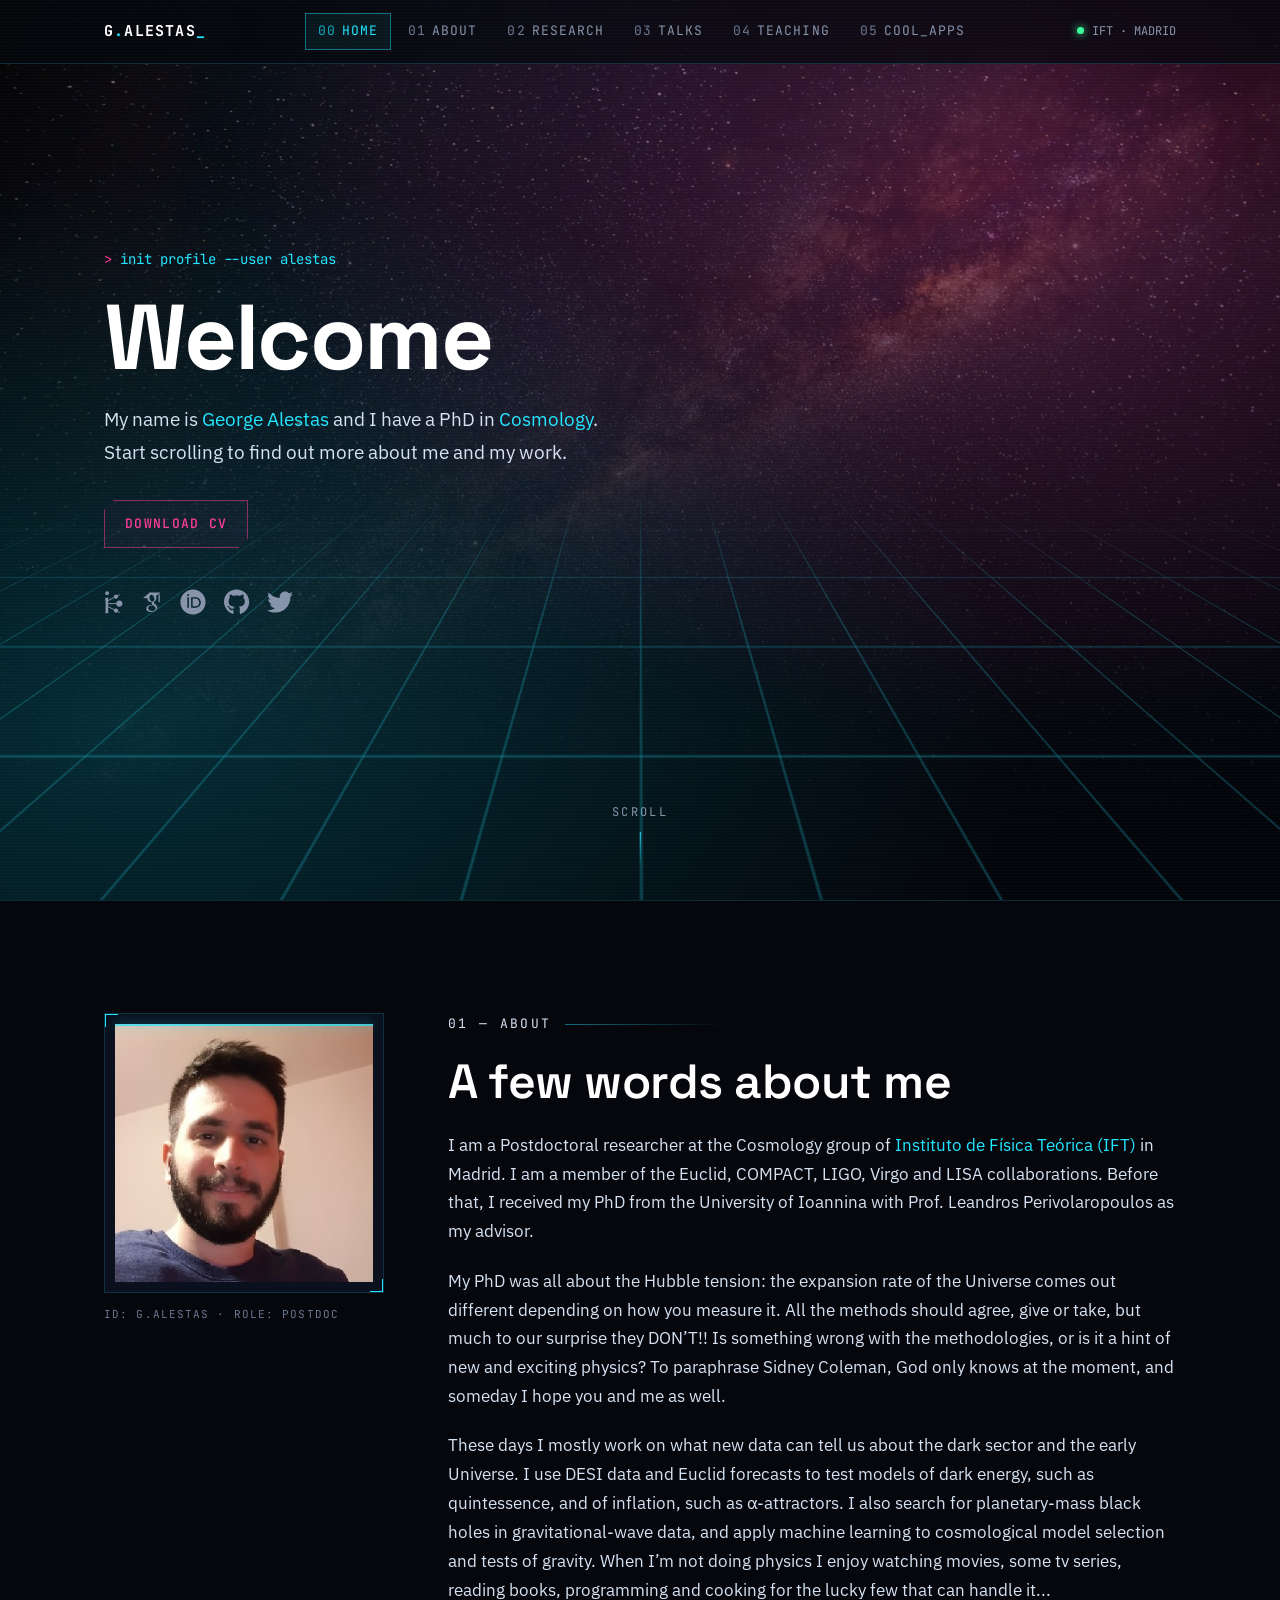
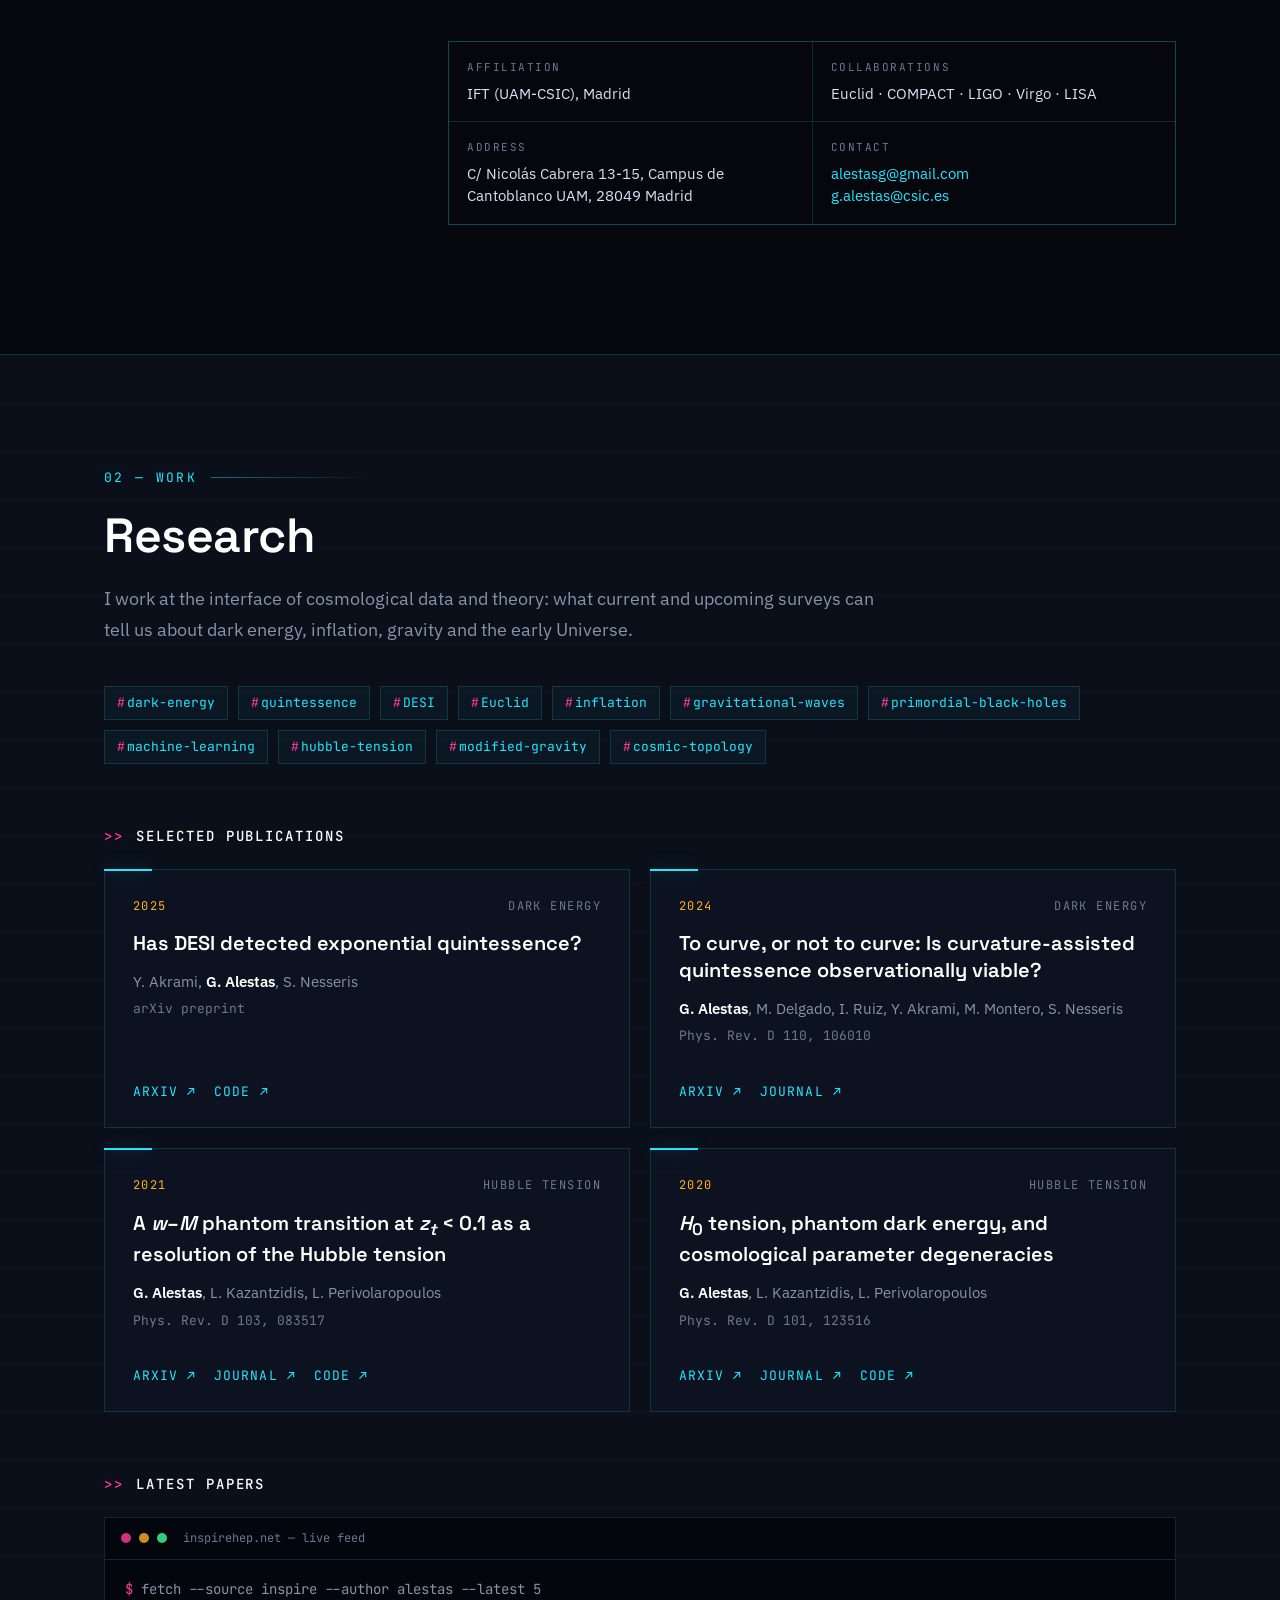
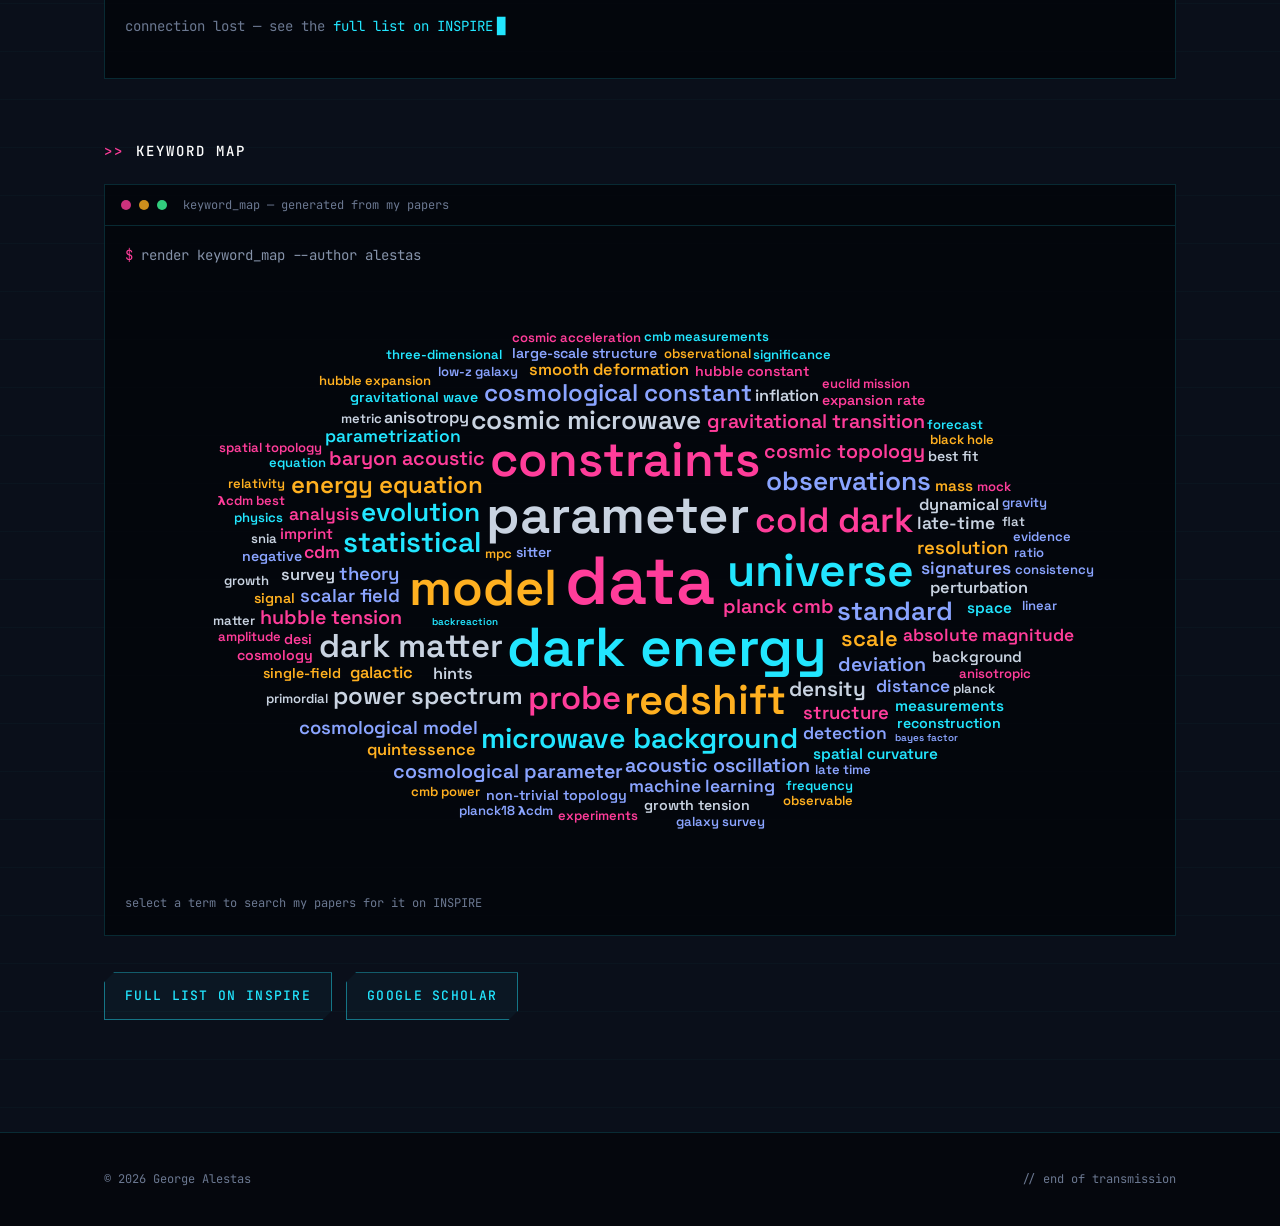
<file: index.html>
<!DOCTYPE html>
<html lang="en">
<head>
    <meta charset="utf-8">
    <meta name="viewport" content="width=device-width, initial-scale=1">
    <title>Dr. George Alestas</title>
    <meta name="description" content="George Alestas, postdoctoral researcher in cosmology at IFT Madrid. Dark energy, inflation, gravitational waves and cosmological data analysis.">
    <meta name="author" content="George Alestas">
    <meta name="theme-color" content="#05070d">
    <link rel="canonical" href="https://georgealestas.github.io/">
    <meta property="og:type" content="website">
    <meta property="og:site_name" content="Dr. George Alestas">
    <meta property="og:title" content="Dr. George Alestas — Cosmologist">
    <meta property="og:description" content="George Alestas, postdoctoral researcher in cosmology at IFT Madrid. Dark energy, inflation, gravitational waves and cosmological data analysis.">
    <meta property="og:url" content="https://georgealestas.github.io/">
    <meta property="og:image" content="https://georgealestas.github.io/images/og-card.jpg">
    <meta property="og:image:width" content="1200">
    <meta property="og:image:height" content="630">
    <meta property="og:image:alt" content="Dr. George Alestas, postdoc in cosmology at IFT Madrid">
    <meta name="twitter:card" content="summary_large_image">
    <meta name="twitter:site" content="@AlestasGeorge">

    <link rel="stylesheet" href="academicons/css/academicons.min.css">
    <link rel="stylesheet" href="css/cyber.css">
    <script defer src="js/vendor/fontawesome/all.min.js"></script>

    <link rel="apple-touch-icon" sizes="180x180" href="apple-touch-icon.png">
    <link rel="icon" type="image/png" sizes="32x32" href="favicon-32x32.png">
    <link rel="icon" type="image/png" sizes="16x16" href="favicon-16x16.png">
    <link rel="manifest" href="site.webmanifest">
    <script type="application/ld+json">
{
        "@context": "https://schema.org",
        "@type": "Person",
        "name": "George Alestas",
        "honorificPrefix": "Dr.",
        "jobTitle": "Postdoctoral Researcher in Cosmology",
        "url": "https://georgealestas.github.io/",
        "image": "https://georgealestas.github.io/images/avatars/user-06.jpg",
        "affiliation": {
            "@type": "Organization",
            "name": "Instituto de Física Teórica (IFT UAM-CSIC)",
            "url": "https://www.ift.uam-csic.es/en"
        },
        "alumniOf": {
            "@type": "CollegeOrUniversity",
            "name": "University of Ioannina"
        },
        "knowsAbout": [
            "Cosmology",
            "Dark energy",
            "Quintessence",
            "Inflation",
            "Hubble tension",
            "Gravitational waves",
            "Cosmic topology",
            "Machine learning"
        ],
        "sameAs": [
            "https://orcid.org/0000-0003-1790-4914",
            "https://inspirehep.net/authors/1718064",
            "https://scholar.google.com/citations?user=NIruALgAAAAJ",
            "https://github.com/GeorgeAlestas",
            "https://twitter.com/AlestasGeorge"
        ]
    }
    </script>
</head>
<body>

    <header class="hdr">
        <div class="wrap hdr__inner">
            <a class="hdr__logo" href="index.html">G<span>.</span>ALESTAS</a>
            <nav aria-label="Main">
                <ul class="nav">
                <li><a href="#hero" class="is-current"><b>00</b>Home</a></li>
                <li><a href="#about"><b>01</b>About</a></li>
                <li><a href="#research"><b>02</b>Research</a></li>
                <li><a href="outreach.html"><b>03</b>Talks</a></li>
                <li><a href="teaching.html"><b>04</b>Teaching</a></li>
                <li><a href="apps.html"><b>05</b>Cool_Apps</a></li>
                </ul>
            </nav>
            <span class="hdr__status">IFT &middot; MADRID</span>
            <button class="hdr__toggle" aria-expanded="false" aria-label="Menu">[ menu ]</button>
        </div>
    </header>

    <main>

    <!-- hero -->
    <section id="hero" class="hero" data-spy>
        <div class="hero__bg" aria-hidden="true"></div>
        <div class="hero__grid" aria-hidden="true"></div>

        <div class="wrap hero__content">
            <div>
                <p class="hero__kicker"><span class="prompt">&gt;</span> <span data-type="init profile --user alestas">init profile --user alestas</span></p>
                <h1 aria-label="Welcome"><span class="decode" aria-hidden="true" data-words="Welcome|Καλώς ήρθατε|Bienvenidos">Welcome</span></h1>
                <p class="hero__sub">
                    My name is <em>George Alestas</em> and I have a PhD in <em>Cosmology</em>.<br>
                    Start scrolling to find out more about me and my work.
                </p>
                <div class="hero__actions">
                    <a class="btn btn--alt" href="https://georgealestas.github.io/files/CV_Alestas.pdf" target="_blank" rel="noopener">Download CV</a>
                </div>
                <div class="social">
                    <a href="https://inspirehep.net/authors/1718064" aria-label="INSPIRE"><i class="ai ai-inspire" aria-hidden="true"></i></a>
                    <a href="https://scholar.google.com/citations?user=NIruALgAAAAJ" aria-label="Google Scholar"><i class="ai ai-google-scholar" aria-hidden="true"></i></a>
                    <a href="https://orcid.org/0000-0003-1790-4914" aria-label="ORCID"><i class="fab fa-orcid" aria-hidden="true"></i></a>
                    <a href="https://github.com/GeorgeAlestas" aria-label="GitHub"><i class="fab fa-github" aria-hidden="true"></i></a>
                    <a href="https://twitter.com/AlestasGeorge" aria-label="Twitter"><i class="fab fa-twitter" aria-hidden="true"></i></a>
                </div>
            </div>

        </div>

        <a class="hero__scroll" href="#about">Scroll</a>
    </section>

    <!-- about -->
    <section id="about" class="section" data-spy>
        <div class="wrap about reveal">
            <div>
                <div class="about__photo hud">
                    <img src="images/avatars/user-06.jpg" alt="George Alestas" width="300" height="300">
                    <span class="about__scan" aria-hidden="true"></span>
                </div>
                <p class="about__caption">id: g.alestas &middot; role: postdoc</p>
            </div>

            <div class="about__text">
                <p class="label">01 &mdash; About</p>
                <h2>A few words about me</h2>
                <p>
                    I am a Postdoctoral researcher at the Cosmology group of <a href="https://www.ift.uam-csic.es/en">Instituto de F&iacute;sica Te&oacute;rica (IFT)</a> in Madrid. I am a member of the Euclid, COMPACT, LIGO, Virgo and LISA collaborations. Before that, I received my PhD from the University of Ioannina with Prof. Leandros Perivolaropoulos as my advisor.
                </p>
                <p>
                    My PhD was all about the Hubble tension: the expansion rate of the Universe comes out different depending on how you measure it. All the methods should agree, give or take, but much to our surprise they DON&rsquo;T!! Is something wrong with the methodologies, or is it a hint of new and exciting physics? To paraphrase Sidney Coleman, God only knows at the moment, and someday I hope you and me as well.
                </p>
                <p>
                    These days I mostly work on what new data can tell us about the dark sector and the early Universe. I use DESI data and Euclid forecasts to test models of dark energy, such as quintessence, and of inflation, such as &alpha;-attractors. I also search for planetary-mass black holes in gravitational-wave data, and apply machine learning to cosmological model selection and tests of gravity. When I&rsquo;m not doing physics I enjoy watching movies, some tv series, reading books, programming and cooking for the lucky few that can handle it...
                </p>

                <dl class="spec">
                    <div><dt>Affiliation</dt><dd>IFT (UAM-CSIC), Madrid</dd></div>
                    <div><dt>Collaborations</dt><dd>Euclid &middot; COMPACT &middot; LIGO &middot; Virgo &middot; LISA</dd></div>
                    <div><dt>Address</dt><dd>C/ Nicol&aacute;s Cabrera 13-15, Campus de Cantoblanco UAM, 28049 Madrid</dd></div>
                    <div><dt>Contact</dt><dd><a href="mailto:alestasg@gmail.com">alestasg@gmail.com</a><br><a href="mailto:g.alestas@csic.es">g.alestas@csic.es</a></dd></div>
                </dl>
            </div>
        </div>
    </section>

    <!-- research -->
    <section id="research" class="section section--alt" data-spy>
        <div class="wrap">
            <div class="reveal">
                <p class="label">02 &mdash; Work</p>
                <h2>Research</h2>
                <p class="section__intro">
                    I work at the interface of cosmological data and theory: what current and upcoming
                    surveys can tell us about dark energy, inflation, gravity and the early Universe.
                </p>
                <ul class="tags">
                    <li>dark-energy</li>
                    <li>quintessence</li>
                    <li>DESI</li>
                    <li>Euclid</li>
                    <li>inflation</li>
                    <li>gravitational-waves</li>
                    <li>primordial-black-holes</li>
                    <li>machine-learning</li>
                    <li>hubble-tension</li>
                    <li>modified-gravity</li>
                    <li>cosmic-topology</li>
                </ul>
            </div>

            <h3 class="subhead reveal"><span>&gt;&gt;</span> Selected publications</h3>
            <div class="pubs reveal">
                <article class="pub">
                    <div class="pub__meta"><span class="yr">2025</span><span>Dark energy</span></div>
                    <h3>Has DESI detected exponential quintessence?</h3>
                    <p class="pub__authors">Y. Akrami, <strong>G. Alestas</strong>, S. Nesseris</p>
                    <p class="pub__venue">arXiv preprint</p>
                    <div class="pub__links">
                        <a href="https://arxiv.org/abs/2504.04226">arXiv</a>
                        <a href="https://github.com/GeorgeAlestas/Quint_DESI">Code</a>
                    </div>
                </article>

                <article class="pub">
                    <div class="pub__meta"><span class="yr">2024</span><span>Dark energy</span></div>
                    <h3>To curve, or not to curve: Is curvature-assisted quintessence observationally viable?</h3>
                    <p class="pub__authors"><strong>G. Alestas</strong>, M. Delgado, I. Ruiz, Y. Akrami, M. Montero, S. Nesseris</p>
                    <p class="pub__venue">Phys. Rev. D 110, 106010</p>
                    <div class="pub__links">
                        <a href="https://arxiv.org/abs/2406.09212">arXiv</a>
                        <a href="https://doi.org/10.1103/PhysRevD.110.106010">Journal</a>
                    </div>
                </article>

                <article class="pub">
                    <div class="pub__meta"><span class="yr">2021</span><span>Hubble tension</span></div>
                    <h3>A <em>w</em>&ndash;<em>M</em> phantom transition at <em>z<sub>t</sub></em> &lt; 0.1 as a resolution of the Hubble tension</h3>
                    <p class="pub__authors"><strong>G. Alestas</strong>, L. Kazantzidis, L. Perivolaropoulos</p>
                    <p class="pub__venue">Phys. Rev. D 103, 083517</p>
                    <div class="pub__links">
                        <a href="https://arxiv.org/abs/2012.13932">arXiv</a>
                        <a href="https://doi.org/10.1103/PhysRevD.103.083517">Journal</a>
                        <a href="https://github.com/GeorgeAlestas/LwMPT">Code</a>
                    </div>
                </article>

                <article class="pub">
                    <div class="pub__meta"><span class="yr">2020</span><span>Hubble tension</span></div>
                    <h3><em>H</em><sub>0</sub> tension, phantom dark energy, and cosmological parameter degeneracies</h3>
                    <p class="pub__authors"><strong>G. Alestas</strong>, L. Kazantzidis, L. Perivolaropoulos</p>
                    <p class="pub__venue">Phys. Rev. D 101, 123516</p>
                    <div class="pub__links">
                        <a href="https://arxiv.org/abs/2004.08363">arXiv</a>
                        <a href="https://doi.org/10.1103/PhysRevD.101.123516">Journal</a>
                        <a href="https://github.com/GeorgeAlestas/H0_Tension_Data">Code</a>
                    </div>
                </article>
            </div>

            <h3 class="subhead reveal"><span>&gt;&gt;</span> Latest papers</h3>
            <div class="terminal reveal">
                <div class="terminal__bar"><i></i><i></i><i></i><span>inspirehep.net &mdash; live feed</span></div>
                <div class="terminal__body">
                    <p class="terminal__cmd"><span class="prompt">$</span> fetch --source inspire --author alestas --latest 5</p>
                    <ol class="feed"></ol>
                    <p class="terminal__status">connecting&hellip;</p>
                </div>
            </div>

            <h3 class="subhead reveal"><span>&gt;&gt;</span> Keyword map</h3>
            <div class="terminal cloud-panel reveal">
                <div class="terminal__bar"><i></i><i></i><i></i><span>keyword_map &mdash; generated from my papers</span></div>
                <div class="terminal__body">
                    <p class="terminal__cmd"><span class="prompt">$</span> render keyword_map --author alestas</p>
                    <div class="cloud" data-inspire="1718064">
                        <ul aria-label="Keywords from my papers; each links to an INSPIRE search of my papers">
                        <li data-s="62">data</li>
                        <li data-s="50">dark energy</li>
                        <li data-s="48">parameter</li>
                        <li data-s="46">model</li>
                        <li data-s="44">constraints</li>
                        <li data-s="42">universe</li>
                        <li data-s="38">redshift</li>
                        <li data-s="32">cold dark</li>
                        <li data-s="30">probe</li>
                        <li data-s="30">dark matter</li>
                        <li data-s="26">microwave background</li>
                        <li data-s="26">statistical</li>
                        <li data-s="24">observations</li>
                        <li data-s="24">evolution</li>
                        <li data-s="24">cosmic microwave</li>
                        <li data-s="24">standard</li>
                        <li data-s="22">power spectrum</li>
                        <li data-s="22">energy equation</li>
                        <li data-s="22">cosmological constant</li>
                        <li data-s="20">scale</li>
                        <li data-s="19">density</li>
                        <li data-s="18">gravitational transition</li>
                        <li data-s="18">cosmic topology</li>
                        <li data-s="18">deviation</li>
                        <li data-s="18">baryon acoustic</li>
                        <li data-s="18">planck cmb</li>
                        <li data-s="18">hubble tension</li>
                        <li data-s="18">acoustic oscillation</li>
                        <li data-s="18">cosmological parameter</li>
                        <li data-s="17">scalar field</li>
                        <li data-s="17">theory</li>
                        <li data-s="17">structure</li>
                        <li data-s="17">cosmological model</li>
                        <li data-s="17">resolution</li>
                        <li data-s="16">signatures</li>
                        <li data-s="16">absolute magnitude</li>
                        <li data-s="16">parametrization</li>
                        <li data-s="16">distance</li>
                        <li data-s="16">late-time</li>
                        <li data-s="16">detection</li>
                        <li data-s="16">cdm</li>
                        <li data-s="16">analysis</li>
                        <li data-s="16">machine learning</li>
                        <li data-s="15">smooth deformation</li>
                        <li data-s="15">galactic</li>
                        <li data-s="15">hints</li>
                        <li data-s="15">survey</li>
                        <li data-s="15">anisotropy</li>
                        <li data-s="15">inflation</li>
                        <li data-s="15">dynamical</li>
                        <li data-s="15">perturbation</li>
                        <li data-s="15">quintessence</li>
                        <li data-s="14">imprint</li>
                        <li data-s="14">background</li>
                        <li data-s="14">space</li>
                        <li data-s="14">mass</li>
                        <li data-s="14">measurements</li>
                        <li data-s="14">spatial curvature</li>
                        <li data-s="13">non-trivial topology</li>
                        <li data-s="13">single-field</li>
                        <li data-s="13">gravitational wave</li>
                        <li data-s="13">hubble constant</li>
                        <li data-s="13">large-scale structure</li>
                        <li data-s="13">expansion rate</li>
                        <li data-s="13">growth tension</li>
                        <li data-s="13">reconstruction</li>
                        <li data-s="13">cosmology</li>
                        <li data-s="13">sitter</li>
                        <li data-s="13">desi</li>
                        <li data-s="13">signal</li>
                        <li data-s="13">negative</li>
                        <li data-s="13">best fit</li>
                        <li data-s="12">anisotropic</li>
                        <li data-s="12">late time</li>
                        <li data-s="12">low-z galaxy</li>
                        <li data-s="12">planck</li>
                        <li data-s="12">frequency</li>
                        <li data-s="12">observational</li>
                        <li data-s="12">primordial</li>
                        <li data-s="12">experiments</li>
                        <li data-s="12">euclid mission</li>
                        <li data-s="12">amplitude</li>
                        <li data-s="12">growth</li>
                        <li data-s="12">snia</li>
                        <li data-s="12">black hole</li>
                        <li data-s="12">physics</li>
                        <li data-s="12">mock</li>
                        <li data-s="12">equation</li>
                        <li data-s="12">mpc</li>
                        <li data-s="12">metric</li>
                        <li data-s="12">flat</li>
                        <li data-s="12">evidence</li>
                        <li data-s="12">ratio</li>
                        <li data-s="12">λcdm best</li>
                        <li data-s="12">consistency</li>
                        <li data-s="12">cmb power</li>
                        <li data-s="12">significance</li>
                        <li data-s="12">gravity</li>
                        <li data-s="12">linear</li>
                        <li data-s="12">forecast</li>
                        <li data-s="12">observable</li>
                        <li data-s="12">matter</li>
                        <li data-s="12">cosmic acceleration</li>
                        <li data-s="12">galaxy survey</li>
                        <li data-s="12">cmb measurements</li>
                        <li data-s="12">planck18 λcdm</li>
                        <li data-s="12">relativity</li>
                        <li data-s="12">hubble expansion</li>
                        <li data-s="12">three-dimensional</li>
                        <li data-s="12">spatial topology</li>
                        <li data-s="9">backreaction</li>
                        <li data-s="9">bayes factor</li>
                        </ul>
                    </div>
                    <p class="cloud__hint">select a term to search my papers for it on INSPIRE</p>
                </div>
            </div>

            <div class="links-row reveal">
                <a class="btn" href="https://inspirehep.net/authors/1718064">Full list on INSPIRE</a>
                <a class="btn" href="https://scholar.google.com/citations?user=NIruALgAAAAJ">Google Scholar</a>
            </div>
        </div>
    </section>

    </main>

    <footer class="ftr">
        <div class="wrap">
            <span>&copy; 2026 George Alestas</span>
            <span>// end of transmission</span>
        </div>
    </footer>

    <script src="js/cyber.js"></script>
    <!-- privacy-friendly visit and download counts (no cookies): https://www.goatcounter.com -->
    <script data-goatcounter="https://alestas.goatcounter.com/count" async src="https://gc.zgo.at/count.js"></script>
</body>
</html>
</file>
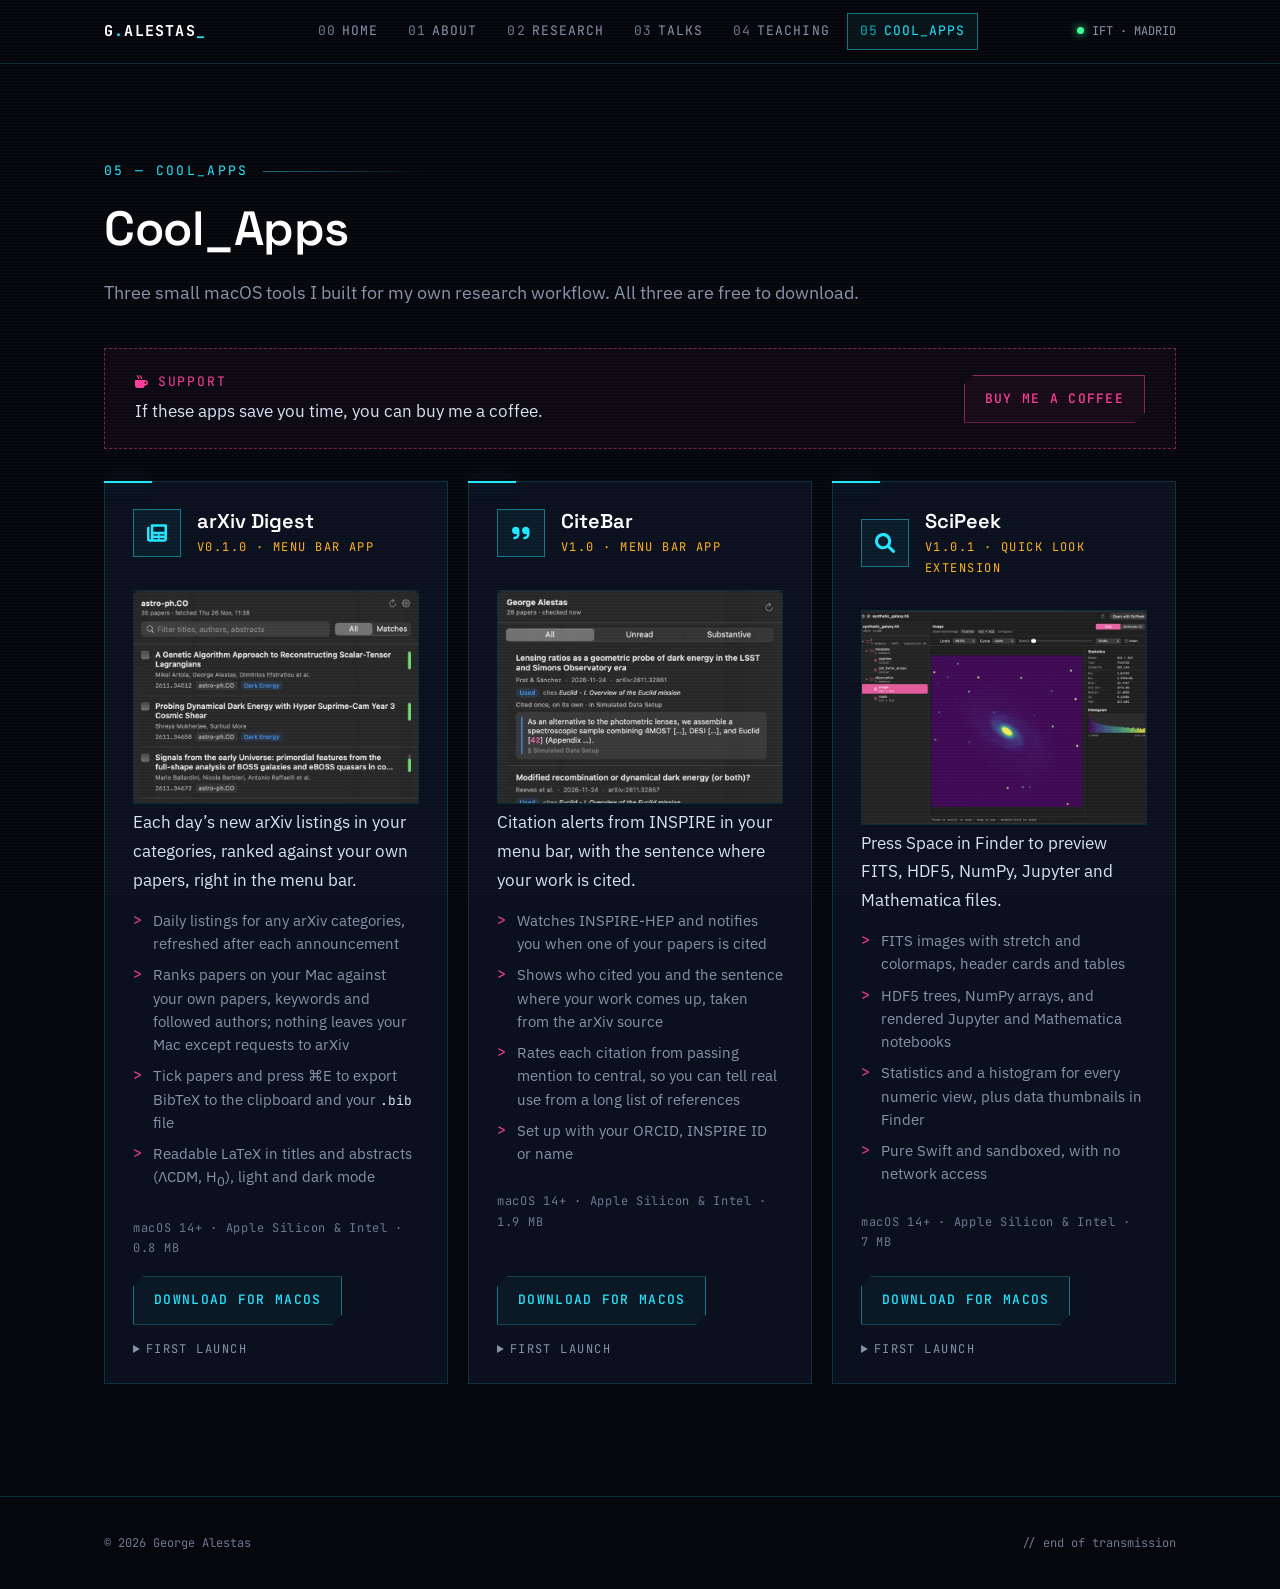
<file: apps.html>
<!DOCTYPE html>
<html lang="en">
<head>
    <meta charset="utf-8">
    <meta name="viewport" content="width=device-width, initial-scale=1">
    <title>Cool_Apps | Dr. George Alestas</title>
    <meta name="description" content="arXiv Digest, CiteBar and SciPeek: free macOS apps by George Alestas for following arXiv, tracking citations and previewing scientific data files.">
    <meta name="author" content="George Alestas">
    <meta name="theme-color" content="#05070d">
    <link rel="canonical" href="https://georgealestas.github.io/apps.html">
    <meta property="og:type" content="website">
    <meta property="og:site_name" content="Dr. George Alestas">
    <meta property="og:title" content="Cool_Apps | Dr. George Alestas">
    <meta property="og:description" content="arXiv Digest, CiteBar and SciPeek: free macOS apps by George Alestas for following arXiv, tracking citations and previewing scientific data files.">
    <meta property="og:url" content="https://georgealestas.github.io/apps.html">
    <meta property="og:image" content="https://georgealestas.github.io/images/og-card.jpg">
    <meta property="og:image:width" content="1200">
    <meta property="og:image:height" content="630">
    <meta property="og:image:alt" content="Dr. George Alestas, postdoc in cosmology at IFT Madrid">
    <meta name="twitter:card" content="summary_large_image">
    <meta name="twitter:site" content="@AlestasGeorge">

    <link rel="stylesheet" href="academicons/css/academicons.min.css">
    <link rel="stylesheet" href="css/cyber.css">
    <script defer src="js/vendor/fontawesome/all.min.js"></script>

    <link rel="apple-touch-icon" sizes="180x180" href="apple-touch-icon.png">
    <link rel="icon" type="image/png" sizes="32x32" href="favicon-32x32.png">
    <link rel="icon" type="image/png" sizes="16x16" href="favicon-16x16.png">
    <link rel="manifest" href="site.webmanifest">
</head>
<body>

    <header class="hdr">
        <div class="wrap hdr__inner">
            <a class="hdr__logo" href="index.html">G<span>.</span>ALESTAS</a>
            <nav aria-label="Main">
                <ul class="nav">
                <li><a href="index.html"><b>00</b>Home</a></li>
                <li><a href="index.html#about"><b>01</b>About</a></li>
                <li><a href="index.html#research"><b>02</b>Research</a></li>
                <li><a href="outreach.html"><b>03</b>Talks</a></li>
                <li><a href="teaching.html"><b>04</b>Teaching</a></li>
                <li><a href="apps.html" class="is-current"><b>05</b>Cool_Apps</a></li>
                </ul>
            </nav>
            <span class="hdr__status">IFT &middot; MADRID</span>
            <button class="hdr__toggle" aria-expanded="false" aria-label="Menu">[ menu ]</button>
        </div>
    </header>

    <main>
    <section class="section section--page">
        <div class="wrap">
            <p class="label">05 &mdash; Cool_Apps</p>
            <h2>Cool_Apps</h2>
            <p class="section__intro">Three small macOS tools I built for my own research workflow. All three are free to download.</p>
            <div class="support">
                <p><span class="support__title"><i class="fa-solid fa-mug-hot" aria-hidden="true"></i> Support</span>
                If these apps save you time, you can buy me a coffee.</p>
                <a class="btn btn--alt" href="https://buymeacoffee.com/alestasgy" target="_blank" rel="noopener">Buy me a coffee</a>
            </div>
            <div class="pubs apps">
                <article class="pub app">
                    <div class="app__head">
                        <span class="app__icon" aria-hidden="true"><i class="fa-solid fa-newspaper"></i></span>
                        <div>
                            <h3>arXiv Digest</h3>
                            <p class="app__kind">v0.1.0 &middot; menu bar app</p>
                        </div>
                    </div>
                    <a class="app__shot" href="images/apps/arxivdigest-full.webp" target="_blank" rel="noopener" title="Open full-size screenshot">
                        <img src="images/apps/arxivdigest.webp" alt="arXiv Digest window listing the day's astro-ph.CO papers, with relevance bars and topic tags" width="720" height="930" loading="lazy">
                    </a>
                    <p class="app__tagline">Each day&rsquo;s new arXiv listings in your categories, ranked against your own papers, right in the menu bar.</p>
                    <ul class="app__features">
                        <li>Daily listings for any arXiv categories, refreshed after each announcement</li>
                        <li>Ranks papers on your Mac against your own papers, keywords and followed authors; nothing leaves your Mac except requests to arXiv</li>
                        <li>Tick papers and press &#8984;E to export BibTeX to the clipboard and your <code>.bib</code> file</li>
                        <li>Readable LaTeX in titles and abstracts (&Lambda;CDM, H<sub>0</sub>), light and dark mode</li>
                    </ul>
                    <p class="app__req">macOS 14+ &middot; Apple Silicon &amp; Intel &middot; 0.8&nbsp;MB</p>
                    <div class="app__actions">
                        <a class="btn" href="downloads/ArxivDigest-0.1.0.zip" download data-goatcounter-click="download/ArxivDigest-0.1.0.zip" data-goatcounter-title="Download arXiv Digest 0.1.0">Download for macOS</a>
                        <details class="app__install">
                            <summary>First launch</summary>
                            <p>Unzip and move <b>ArxivDigest.app</b> to Applications. It isn&rsquo;t notarized by Apple yet, so the first time you open it macOS will warn that it can&rsquo;t verify the developer: click <b>Done</b>, then open <b>System Settings &rarr; Privacy &amp; Security</b> and click <b>Open Anyway</b>.</p>
                        </details>
                    </div>
                </article>

                <article class="pub app">
                    <div class="app__head">
                        <span class="app__icon" aria-hidden="true"><i class="fa-solid fa-quote-right"></i></span>
                        <div>
                            <h3>CiteBar</h3>
                            <p class="app__kind">v1.0 &middot; menu bar app</p>
                        </div>
                    </div>
                    <a class="app__shot" href="images/apps/citebar-full.webp" target="_blank" rel="noopener" title="Open full-size screenshot">
                        <img src="images/apps/citebar.webp" alt="CiteBar window showing new citations of my papers and the sentences where they are cited" width="720" height="940" loading="lazy">
                    </a>
                    <p class="app__tagline">Citation alerts from INSPIRE in your menu bar, with the sentence where your work is cited.</p>
                    <ul class="app__features">
                        <li>Watches INSPIRE-HEP and notifies you when one of your papers is cited</li>
                        <li>Shows who cited you and the sentence where your work comes up, taken from the arXiv source</li>
                        <li>Rates each citation from passing mention to central, so you can tell real use from a long list of references</li>
                        <li>Set up with your ORCID, INSPIRE ID or name</li>
                    </ul>
                    <p class="app__req">macOS 14+ &middot; Apple Silicon &amp; Intel &middot; 1.9&nbsp;MB</p>
                    <div class="app__actions">
                        <a class="btn" href="downloads/CiteBar-1.0.zip" download data-goatcounter-click="download/CiteBar-1.0.zip" data-goatcounter-title="Download CiteBar 1.0">Download for macOS</a>
                        <details class="app__install">
                            <summary>First launch</summary>
                            <p>Unzip, move <b>CiteBar.app</b> to Applications and open it. It isn&rsquo;t notarized by Apple yet, so macOS will warn that it can&rsquo;t verify the developer: click <b>Done</b>, then open <b>System Settings &rarr; Privacy &amp; Security</b> and click <b>Open Anyway</b>. Then click the dots icon in the menu bar and enter your ORCID or INSPIRE ID.</p>
                        </details>
                    </div>
                </article>

                <article class="pub app">
                    <div class="app__head">
                        <span class="app__icon" aria-hidden="true"><i class="fa-solid fa-magnifying-glass"></i></span>
                        <div>
                            <h3>SciPeek</h3>
                            <p class="app__kind">v1.0.1 &middot; Quick Look extension</p>
                        </div>
                    </div>
                    <a class="app__shot" href="images/apps/scipeek-full.webp" target="_blank" rel="noopener" title="Open full-size screenshot">
                        <img src="images/apps/scipeek.webp" alt="SciPeek Quick Look preview of an HDF5 file: group tree, an image with the viridis colormap, statistics and a histogram" width="720" height="524" loading="lazy">
                    </a>
                    <p class="app__tagline">Press Space in Finder to preview FITS, HDF5, NumPy, Jupyter and Mathematica files.</p>
                    <ul class="app__features">
                        <li>FITS images with stretch and colormaps, header cards and tables</li>
                        <li>HDF5 trees, NumPy arrays, and rendered Jupyter and Mathematica notebooks</li>
                        <li>Statistics and a histogram for every numeric view, plus data thumbnails in Finder</li>
                        <li>Pure Swift and sandboxed, with no network access</li>
                    </ul>
                    <p class="app__req">macOS 14+ &middot; Apple Silicon &amp; Intel &middot; 7&nbsp;MB</p>
                    <div class="app__actions">
                        <a class="btn" href="downloads/SciPeek-1.0.1.zip" download data-goatcounter-click="download/SciPeek-1.0.1.zip" data-goatcounter-title="Download SciPeek 1.0.1">Download for macOS</a>
                        <details class="app__install">
                            <summary>First launch</summary>
                            <p>Unzip, move <b>SciPeek.app</b> to Applications and open it. It isn&rsquo;t notarized by Apple yet, so macOS will say it can&rsquo;t verify the developer: open <b>System Settings &rarr; Privacy &amp; Security</b> and click <b>Open Anyway</b>. Then select a supported file in Finder and press Space.</p>
                        </details>
                    </div>
                </article>
            </div>
        </div>
    </section>
    </main>

    <footer class="ftr">
        <div class="wrap">
            <span>&copy; 2026 George Alestas</span>
            <span>// end of transmission</span>
        </div>
    </footer>

    <script src="js/cyber.js"></script>
    <!-- privacy-friendly visit and download counts (no cookies): https://www.goatcounter.com -->
    <script data-goatcounter="https://alestas.goatcounter.com/count" async src="https://gc.zgo.at/count.js"></script>
</body>
</html>
</file>
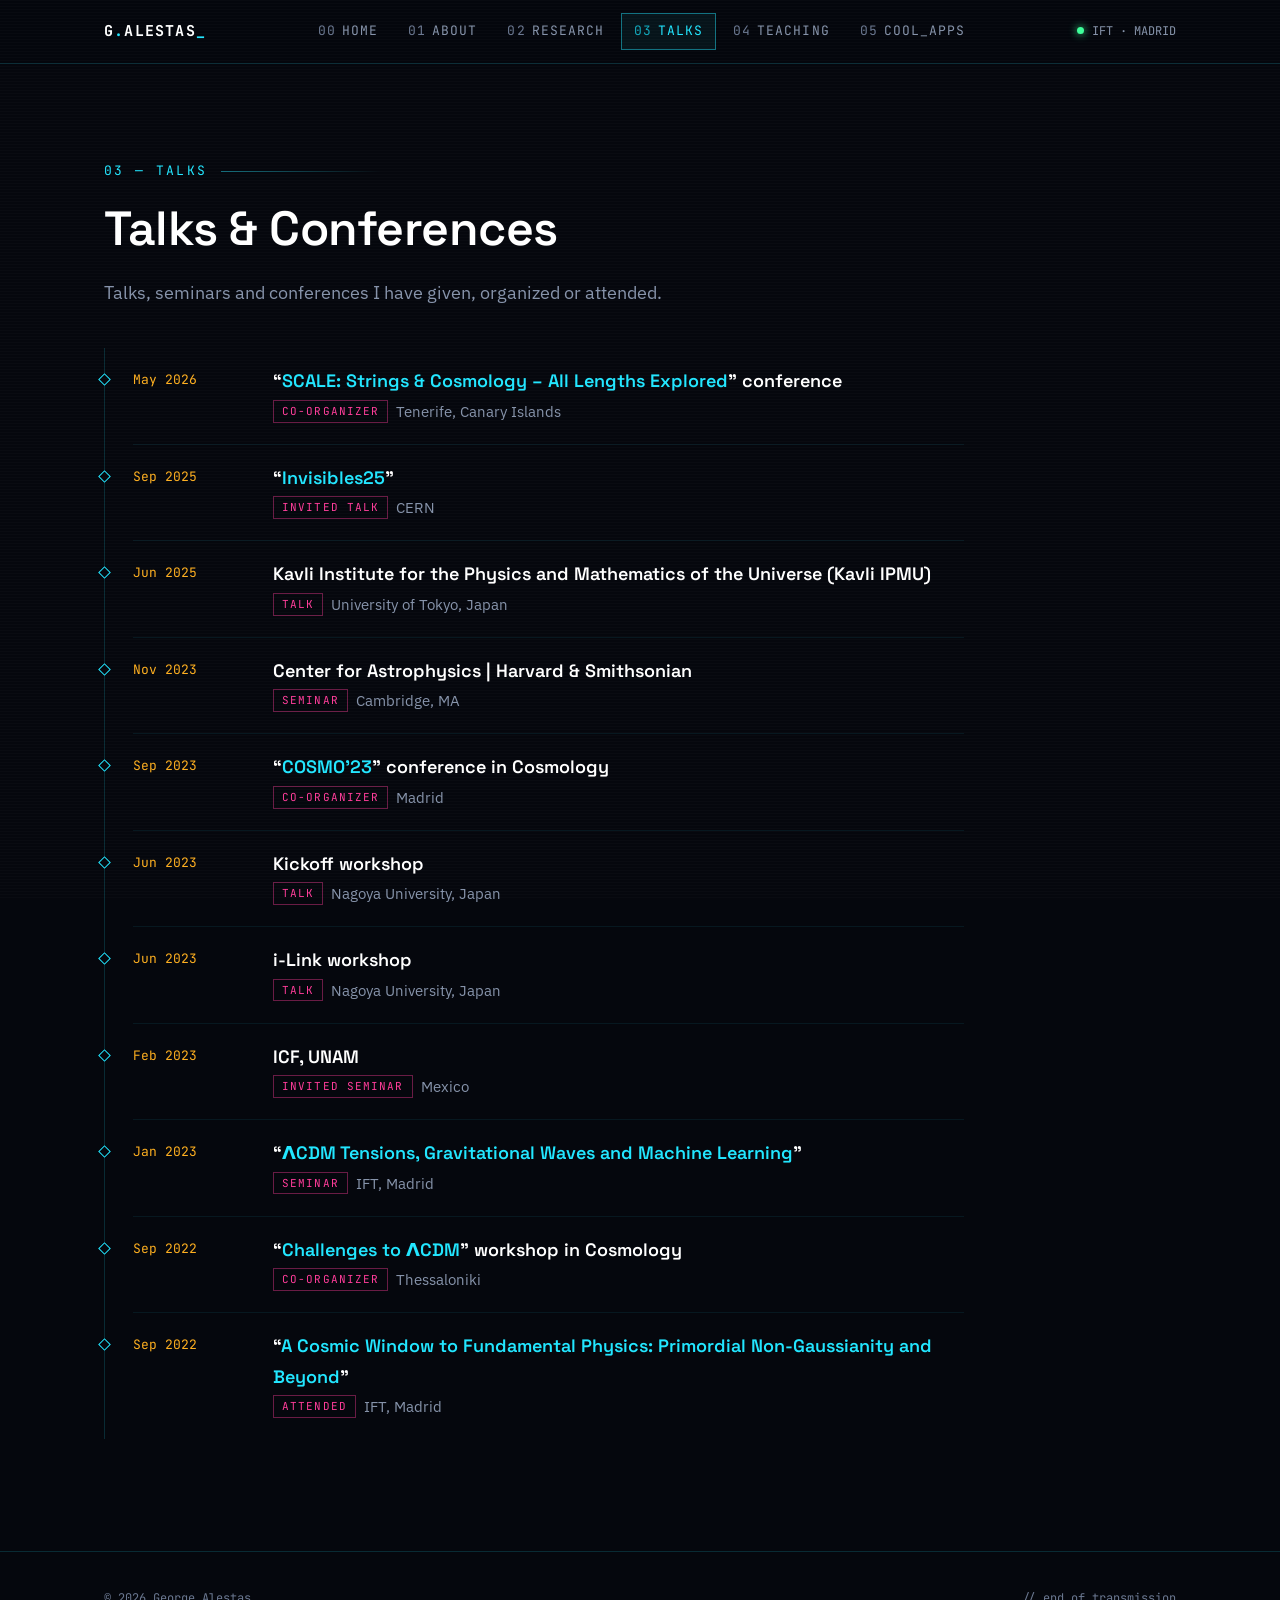
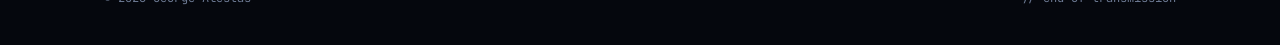
<file: outreach.html>
<!DOCTYPE html>
<html lang="en">
<head>
    <meta charset="utf-8">
    <meta name="viewport" content="width=device-width, initial-scale=1">
    <title>Talks &amp; Conferences | Dr. George Alestas</title>
    <meta name="description" content="Talks, seminars and conferences given, organized or attended by George Alestas.">
    <meta name="author" content="George Alestas">
    <meta name="theme-color" content="#05070d">
    <link rel="canonical" href="https://georgealestas.github.io/outreach.html">
    <meta property="og:type" content="website">
    <meta property="og:site_name" content="Dr. George Alestas">
    <meta property="og:title" content="Talks &amp; Conferences | Dr. George Alestas">
    <meta property="og:description" content="Talks, seminars and conferences given, organized or attended by George Alestas.">
    <meta property="og:url" content="https://georgealestas.github.io/outreach.html">
    <meta property="og:image" content="https://georgealestas.github.io/images/og-card.jpg">
    <meta property="og:image:width" content="1200">
    <meta property="og:image:height" content="630">
    <meta property="og:image:alt" content="Dr. George Alestas, postdoc in cosmology at IFT Madrid">
    <meta name="twitter:card" content="summary_large_image">
    <meta name="twitter:site" content="@AlestasGeorge">

    <link rel="stylesheet" href="academicons/css/academicons.min.css">
    <link rel="stylesheet" href="css/cyber.css">
    <script defer src="js/vendor/fontawesome/all.min.js"></script>

    <link rel="apple-touch-icon" sizes="180x180" href="apple-touch-icon.png">
    <link rel="icon" type="image/png" sizes="32x32" href="favicon-32x32.png">
    <link rel="icon" type="image/png" sizes="16x16" href="favicon-16x16.png">
    <link rel="manifest" href="site.webmanifest">
</head>
<body>

    <header class="hdr">
        <div class="wrap hdr__inner">
            <a class="hdr__logo" href="index.html">G<span>.</span>ALESTAS</a>
            <nav aria-label="Main">
                <ul class="nav">
                <li><a href="index.html"><b>00</b>Home</a></li>
                <li><a href="index.html#about"><b>01</b>About</a></li>
                <li><a href="index.html#research"><b>02</b>Research</a></li>
                <li><a href="outreach.html" class="is-current"><b>03</b>Talks</a></li>
                <li><a href="teaching.html"><b>04</b>Teaching</a></li>
                <li><a href="apps.html"><b>05</b>Cool_Apps</a></li>
                </ul>
            </nav>
            <span class="hdr__status">IFT &middot; MADRID</span>
            <button class="hdr__toggle" aria-expanded="false" aria-label="Menu">[ menu ]</button>
        </div>
    </header>

    <main>
    <section class="section section--page">
        <div class="wrap">
            <p class="label">03 &mdash; Talks</p>
            <h2>Talks &amp; Conferences</h2>
            <p class="section__intro">Talks, seminars and conferences I have given, organized or attended.</p>
            <ul class="timeline">
                    <li>
                        <span class="timeline__date">May 2026</span>
                        <div><span class="timeline__title">&ldquo;<a href="https://meetings.iac.es/scale2026/pages/about-the-conference/outline.php">SCALE: Strings &amp; Cosmology &ndash; All Lengths Explored</a>&rdquo; conference</span><span class="timeline__detail"><span class="timeline__role">Co-Organizer</span>Tenerife, Canary Islands</span></div>
                    </li>
                    <li>
                        <span class="timeline__date">Sep 2025</span>
                        <div><span class="timeline__title">&ldquo;<a href="https://indico.cern.ch/event/1454720/">Invisibles25</a>&rdquo;</span><span class="timeline__detail"><span class="timeline__role">Invited Talk</span>CERN</span></div>
                    </li>
                    <li>
                        <span class="timeline__date">Jun 2025</span>
                        <div><span class="timeline__title">Kavli Institute for the Physics and Mathematics of the Universe (Kavli IPMU)</span><span class="timeline__detail"><span class="timeline__role">Talk</span>University of Tokyo, Japan</span></div>
                    </li>
                    <li>
                        <span class="timeline__date">Nov 2023</span>
                        <div><span class="timeline__title">Center for Astrophysics | Harvard &amp; Smithsonian</span><span class="timeline__detail"><span class="timeline__role">Seminar</span>Cambridge, MA</span></div>
                    </li>
                    <li>
                        <span class="timeline__date">Sep 2023</span>
                        <div><span class="timeline__title">&ldquo;<a href="https://workshops.ift.uam-csic.es/COSMO23/">COSMO&rsquo;23</a>&rdquo; conference in Cosmology</span><span class="timeline__detail"><span class="timeline__role">Co-Organizer</span>Madrid</span></div>
                    </li>
                    <li>
                        <span class="timeline__date">Jun 2023</span>
                        <div><span class="timeline__title">Kickoff workshop</span><span class="timeline__detail"><span class="timeline__role">Talk</span>Nagoya University, Japan</span></div>
                    </li>
                    <li>
                        <span class="timeline__date">Jun 2023</span>
                        <div><span class="timeline__title">i-Link workshop</span><span class="timeline__detail"><span class="timeline__role">Talk</span>Nagoya University, Japan</span></div>
                    </li>
                    <li>
                        <span class="timeline__date">Feb 2023</span>
                        <div><span class="timeline__title">ICF, UNAM</span><span class="timeline__detail"><span class="timeline__role">Invited Seminar</span>Mexico</span></div>
                    </li>
                    <li>
                        <span class="timeline__date">Jan 2023</span>
                        <div><span class="timeline__title">&ldquo;<a href="https://www.ift.uam-csic.es/en/node/3852">&Lambda;CDM Tensions, Gravitational Waves and Machine Learning</a>&rdquo;</span><span class="timeline__detail"><span class="timeline__role">Seminar</span>IFT, Madrid</span></div>
                    </li>
                    <li>
                        <span class="timeline__date">Sep 2022</span>
                        <div><span class="timeline__title">&ldquo;<a href="https://sites.google.com/view/cosmo-workshop/home">Challenges to &Lambda;CDM</a>&rdquo; workshop in Cosmology</span><span class="timeline__detail"><span class="timeline__role">Co-Organizer</span>Thessaloniki</span></div>
                    </li>
                    <li>
                        <span class="timeline__date">Sep 2022</span>
                        <div><span class="timeline__title">&ldquo;<a href="https://workshops.ift.uam-csic.es/PNG2022">A Cosmic Window to Fundamental Physics: Primordial Non-Gaussianity and Beyond</a>&rdquo;</span><span class="timeline__detail"><span class="timeline__role">Attended</span>IFT, Madrid</span></div>
                    </li>
            </ul>
        </div>
    </section>
    </main>

    <footer class="ftr">
        <div class="wrap">
            <span>&copy; 2026 George Alestas</span>
            <span>// end of transmission</span>
        </div>
    </footer>

    <script src="js/cyber.js"></script>
    <!-- privacy-friendly visit and download counts (no cookies): https://www.goatcounter.com -->
    <script data-goatcounter="https://alestas.goatcounter.com/count" async src="https://gc.zgo.at/count.js"></script>
</body>
</html>
</file>
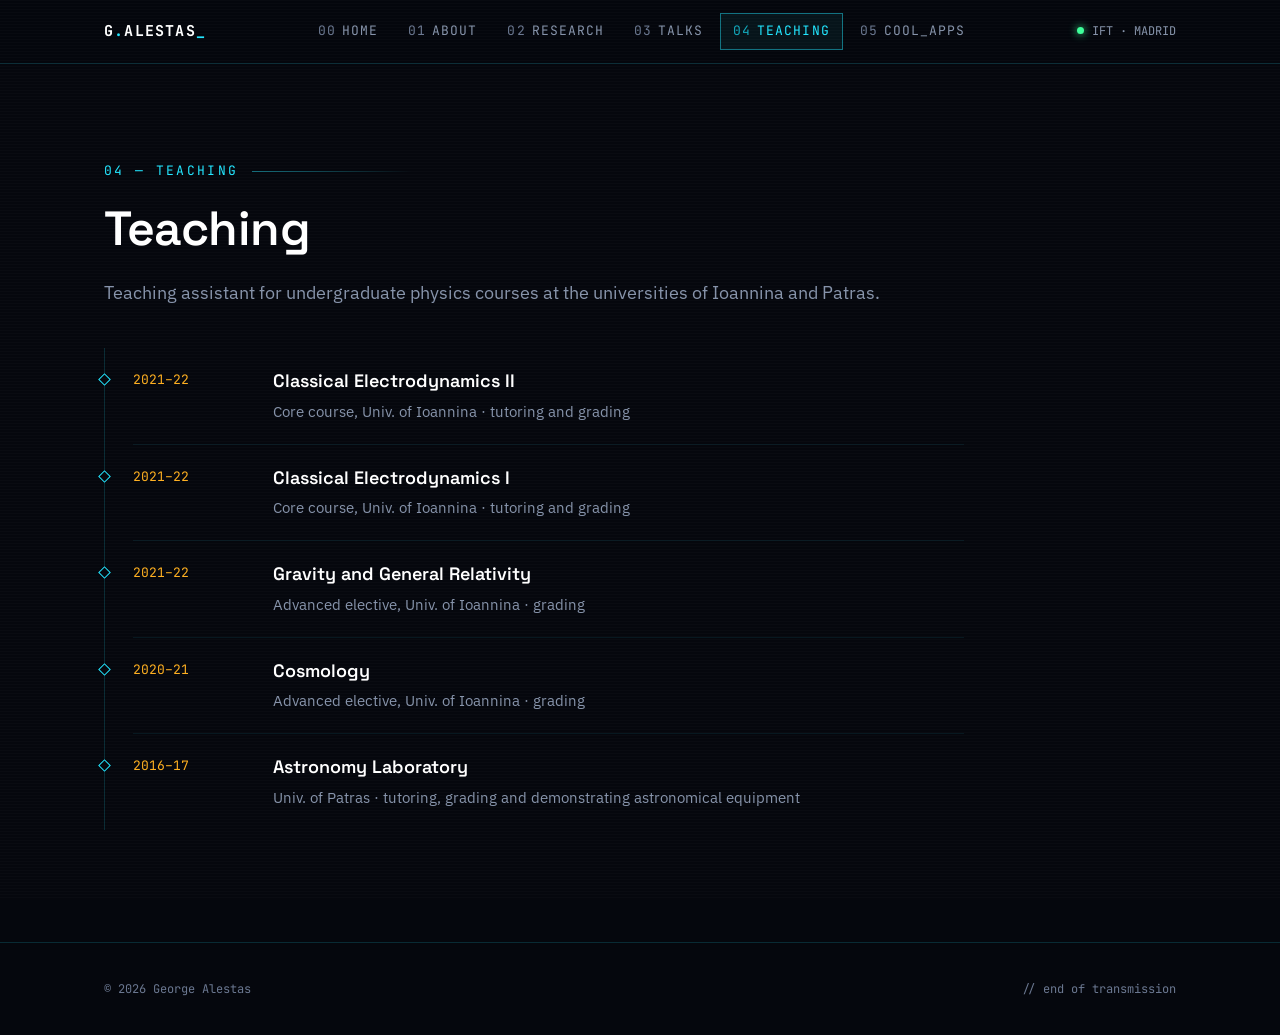
<file: teaching.html>
<!DOCTYPE html>
<html lang="en">
<head>
    <meta charset="utf-8">
    <meta name="viewport" content="width=device-width, initial-scale=1">
    <title>Teaching | Dr. George Alestas</title>
    <meta name="description" content="Teaching experience of George Alestas at the universities of Ioannina and Patras.">
    <meta name="author" content="George Alestas">
    <meta name="theme-color" content="#05070d">
    <link rel="canonical" href="https://georgealestas.github.io/teaching.html">
    <meta property="og:type" content="website">
    <meta property="og:site_name" content="Dr. George Alestas">
    <meta property="og:title" content="Teaching | Dr. George Alestas">
    <meta property="og:description" content="Teaching experience of George Alestas at the universities of Ioannina and Patras.">
    <meta property="og:url" content="https://georgealestas.github.io/teaching.html">
    <meta property="og:image" content="https://georgealestas.github.io/images/og-card.jpg">
    <meta property="og:image:width" content="1200">
    <meta property="og:image:height" content="630">
    <meta property="og:image:alt" content="Dr. George Alestas, postdoc in cosmology at IFT Madrid">
    <meta name="twitter:card" content="summary_large_image">
    <meta name="twitter:site" content="@AlestasGeorge">

    <link rel="stylesheet" href="academicons/css/academicons.min.css">
    <link rel="stylesheet" href="css/cyber.css">
    <script defer src="js/vendor/fontawesome/all.min.js"></script>

    <link rel="apple-touch-icon" sizes="180x180" href="apple-touch-icon.png">
    <link rel="icon" type="image/png" sizes="32x32" href="favicon-32x32.png">
    <link rel="icon" type="image/png" sizes="16x16" href="favicon-16x16.png">
    <link rel="manifest" href="site.webmanifest">
</head>
<body>

    <header class="hdr">
        <div class="wrap hdr__inner">
            <a class="hdr__logo" href="index.html">G<span>.</span>ALESTAS</a>
            <nav aria-label="Main">
                <ul class="nav">
                <li><a href="index.html"><b>00</b>Home</a></li>
                <li><a href="index.html#about"><b>01</b>About</a></li>
                <li><a href="index.html#research"><b>02</b>Research</a></li>
                <li><a href="outreach.html"><b>03</b>Talks</a></li>
                <li><a href="teaching.html" class="is-current"><b>04</b>Teaching</a></li>
                <li><a href="apps.html"><b>05</b>Cool_Apps</a></li>
                </ul>
            </nav>
            <span class="hdr__status">IFT &middot; MADRID</span>
            <button class="hdr__toggle" aria-expanded="false" aria-label="Menu">[ menu ]</button>
        </div>
    </header>

    <main>
    <section class="section section--page">
        <div class="wrap">
            <p class="label">04 &mdash; Teaching</p>
            <h2>Teaching</h2>
            <p class="section__intro">Teaching assistant for undergraduate physics courses at the universities of Ioannina and Patras.</p>
            <ul class="timeline">
                    <li>
                        <span class="timeline__date">2021&ndash;22</span>
                        <div><span class="timeline__title">Classical Electrodynamics II</span><span class="timeline__detail">Core course, Univ. of Ioannina &middot; tutoring and grading</span></div>
                    </li>
                    <li>
                        <span class="timeline__date">2021&ndash;22</span>
                        <div><span class="timeline__title">Classical Electrodynamics I</span><span class="timeline__detail">Core course, Univ. of Ioannina &middot; tutoring and grading</span></div>
                    </li>
                    <li>
                        <span class="timeline__date">2021&ndash;22</span>
                        <div><span class="timeline__title">Gravity and General Relativity</span><span class="timeline__detail">Advanced elective, Univ. of Ioannina &middot; grading</span></div>
                    </li>
                    <li>
                        <span class="timeline__date">2020&ndash;21</span>
                        <div><span class="timeline__title">Cosmology</span><span class="timeline__detail">Advanced elective, Univ. of Ioannina &middot; grading</span></div>
                    </li>
                    <li>
                        <span class="timeline__date">2016&ndash;17</span>
                        <div><span class="timeline__title">Astronomy Laboratory</span><span class="timeline__detail">Univ. of Patras &middot; tutoring, grading and demonstrating astronomical equipment</span></div>
                    </li>
            </ul>
        </div>
    </section>
    </main>

    <footer class="ftr">
        <div class="wrap">
            <span>&copy; 2026 George Alestas</span>
            <span>// end of transmission</span>
        </div>
    </footer>

    <script src="js/cyber.js"></script>
    <!-- privacy-friendly visit and download counts (no cookies): https://www.goatcounter.com -->
    <script data-goatcounter="https://alestas.goatcounter.com/count" async src="https://gc.zgo.at/count.js"></script>
</body>
</html>
</file>
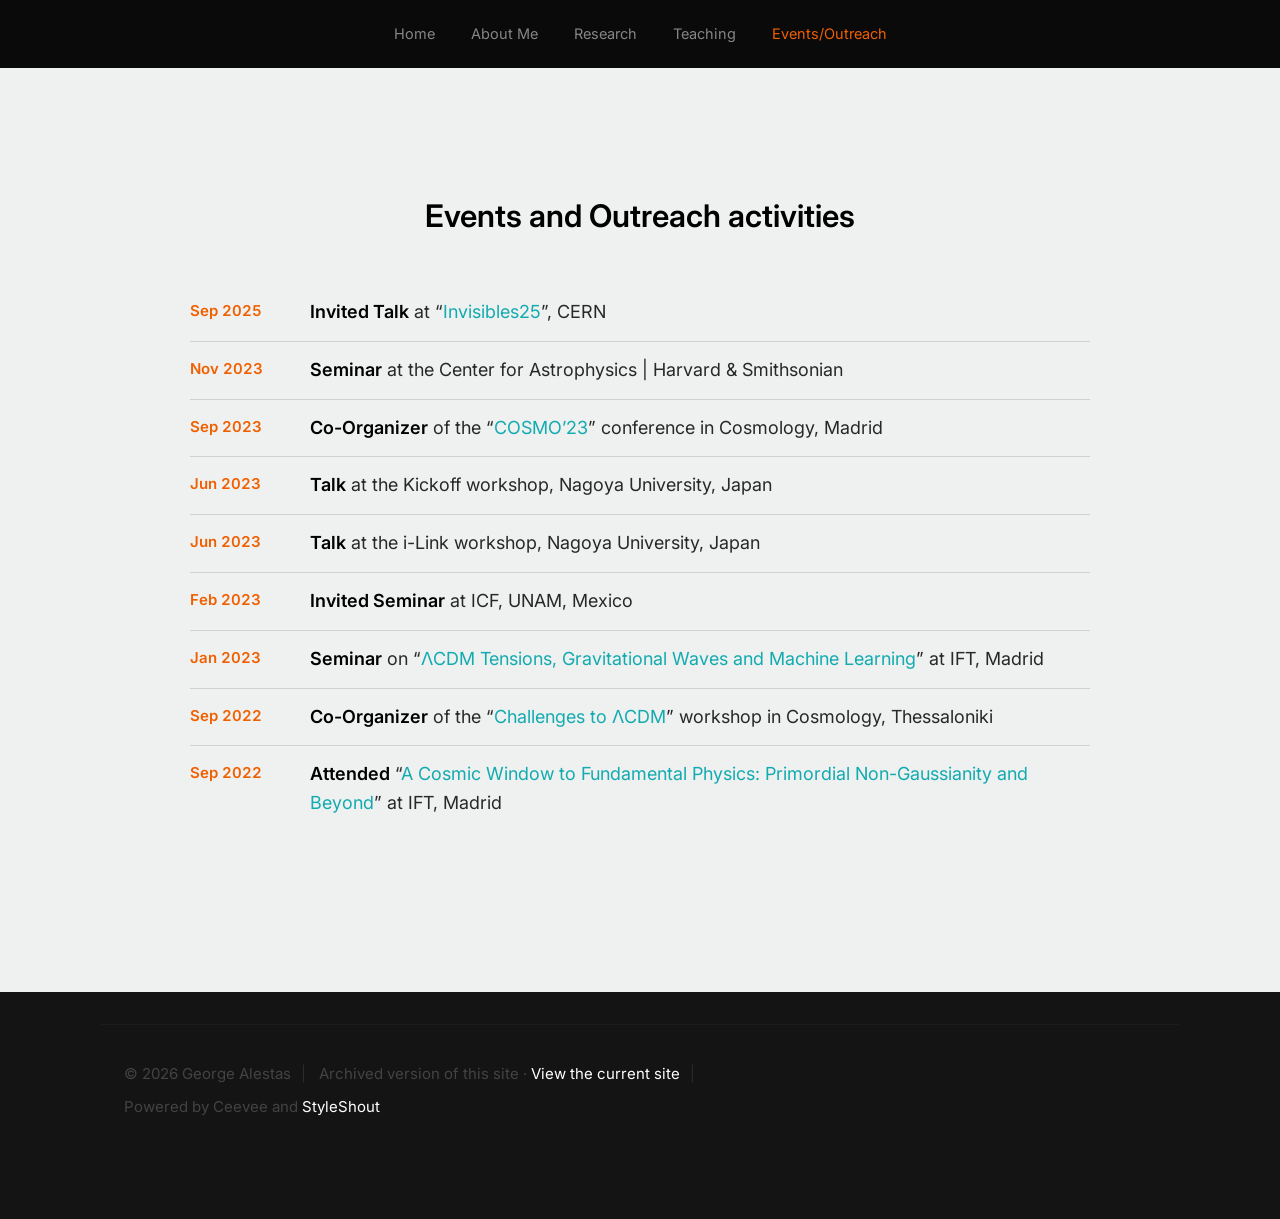
<file: legacy/outreach.html>
<!DOCTYPE html>
<html class="no-js" lang="en">
<head>

    <!--- basic page needs
    ================================================== -->
    <meta charset="utf-8">
    <title>Events &amp; Outreach | Dr. George Alestas (legacy)</title>
    <meta name="description" content="Talks, seminars and conferences organized by George Alestas.">
    <meta name="author" content="George Alestas">

    <!-- mobile specific metas
    ================================================== -->
    <meta name="viewport" content="width=device-width, initial-scale=1">
    <meta name="robots" content="noindex">

    <!-- CSS
    ================================================== -->
    <link rel="stylesheet" href="css/styles.css">
    <link rel="stylesheet" href="css/vendor.css">
    <link rel="stylesheet" href="academicons/css/academicons.min.css"/>
    


    <!-- script
    ================================================== -->
    <script defer src="js/vendor/fontawesome/all.min.js"></script>
    <!-- favicons
    ================================================== -->
    <link rel="apple-touch-icon" sizes="180x180" href="../apple-touch-icon.png">
    <link rel="icon" type="image/png" sizes="32x32" href="../favicon-32x32.png">
    <link rel="icon" type="image/png" sizes="16x16" href="../favicon-16x16.png">
    <link rel="manifest" href="../site.webmanifest">

</head>

<body id="top">

    <!-- header
    ================================================== -->
    <header class="s-header s-header--page">
        <div class="row s-header__nav-wrap">
            <nav class="s-header__nav">
                <ul>
                    <li><a href="index.html">Home</a></li>
                    <li><a href="index.html#about">About Me</a></li>
                    <li><a href="index.html#portfolio">Research</a></li>
                    <li><a href="teaching.html">Teaching</a></li>
                    <li class="current"><a href="outreach.html">Events/Outreach</a></li>
                </ul>
            </nav>
        </div> <!-- end row -->

        <a class="s-header__menu-toggle" href="#0" title="Menu">
            <span class="s-header__menu-icon"></span>
        </a>
    </header> <!-- end s-header -->


    <!-- outreach
    ================================================== -->
    <section id="outreach" class="s-portfolio s-page">

        <div class="row s-portfolio__header">
            <div class="column large-12">
                <h3>Events and Outreach activities</h3>
            </div>
        </div>

        <div class="row">
            <div class="column large-12">
                <ul class="dated-list">
                    <li>
                        <span class="dated-list__date">Sep 2025</span>
                        <span><b>Invited Talk</b> at &ldquo;<a href="https://indico.cern.ch/event/1454720/">Invisibles25</a>&rdquo;, CERN</span>
                    </li>
                    <li>
                        <span class="dated-list__date">Nov 2023</span>
                        <span><b>Seminar</b> at the Center for Astrophysics | Harvard &amp; Smithsonian</span>
                    </li>
                    <li>
                        <span class="dated-list__date">Sep 2023</span>
                        <span><b>Co-Organizer</b> of the &ldquo;<a href="https://workshops.ift.uam-csic.es/COSMO23/">COSMO&rsquo;23</a>&rdquo; conference in Cosmology, Madrid</span>
                    </li>
                    <li>
                        <span class="dated-list__date">Jun 2023</span>
                        <span><b>Talk</b> at the Kickoff workshop, Nagoya University, Japan</span>
                    </li>
                    <li>
                        <span class="dated-list__date">Jun 2023</span>
                        <span><b>Talk</b> at the i-Link workshop, Nagoya University, Japan</span>
                    </li>
                    <li>
                        <span class="dated-list__date">Feb 2023</span>
                        <span><b>Invited Seminar</b> at ICF, UNAM, Mexico</span>
                    </li>
                    <li>
                        <span class="dated-list__date">Jan 2023</span>
                        <span><b>Seminar</b> on &ldquo;<a href="https://www.ift.uam-csic.es/en/node/3852">ΛCDM Tensions, Gravitational Waves and Machine Learning</a>&rdquo; at IFT, Madrid</span>
                    </li>
                    <li>
                        <span class="dated-list__date">Sep 2022</span>
                        <span><b>Co-Organizer</b> of the &ldquo;<a href="https://sites.google.com/view/cosmo-workshop/home">Challenges to ΛCDM</a>&rdquo; workshop in Cosmology, Thessaloniki</span>
                    </li>
                    <li>
                        <span class="dated-list__date">Sep 2022</span>
                        <span><b>Attended</b> &ldquo;<a href="https://workshops.ift.uam-csic.es/PNG2022">A Cosmic Window to Fundamental Physics: Primordial Non-Gaussianity and Beyond</a>&rdquo; at IFT, Madrid</span>
                    </li>
                </ul>
            </div>
        </div>

    </section> <!-- end s-outreach -->


    <!-- footer
    ================================================== -->
    <footer class="s-footer">
        <div class="row">
            <div class="column large-4 medium-6 w-1000-stack s-footer__social-block">
                
            </div>

            <div class="column large-7 medium-6 w-1000-stack ss-copyright">
                <span>© 2026 George Alestas</span>
                <span>Archived version of this site &middot; <a href="../">View the current site</a></span> 
                <span>Powered by Ceevee and <a href="https://www.styleshout.com/">StyleShout</a></span>
            </div>
        </div>

        <div class="ss-go-top">
            <a class="smoothscroll" title="Back to Top" href="#top">
                <svg xmlns="http://www.w3.org/2000/svg" viewBox="0 0 24 24"><path d="M6 4h12v2H6zm5 10v6h2v-6h5l-6-6-6 6z"/></svg>
             </a>
        </div> <!-- end ss-go-top -->
    </footer>


    <!-- Java Script
    ================================================== -->
    <script src="js/plugins.js"></script>
    <script src="js/main.js"></script>

</body>

</html>
</file>
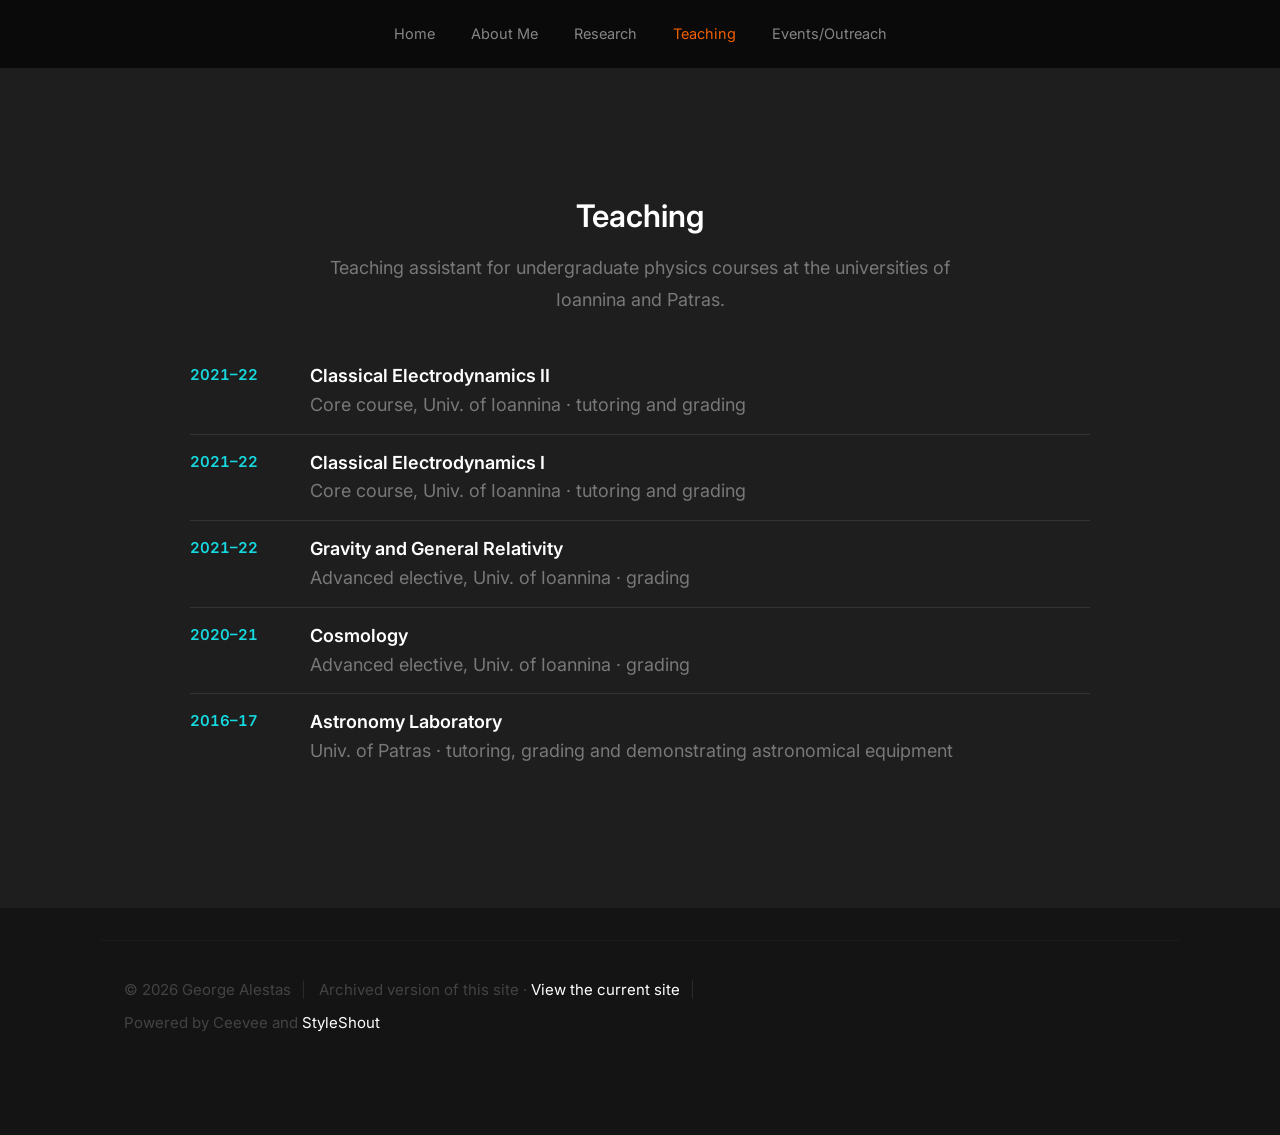
<file: legacy/teaching.html>
<!DOCTYPE html>
<html class="no-js" lang="en">
<head>

    <!--- basic page needs
    ================================================== -->
    <meta charset="utf-8">
    <title>Teaching | Dr. George Alestas (legacy)</title>
    <meta name="description" content="Teaching experience of George Alestas at the universities of Ioannina and Patras.">
    <meta name="author" content="George Alestas">

    <!-- mobile specific metas
    ================================================== -->
    <meta name="viewport" content="width=device-width, initial-scale=1">
    <meta name="robots" content="noindex">

    <!-- CSS
    ================================================== -->
    <link rel="stylesheet" href="css/styles.css">
    <link rel="stylesheet" href="css/vendor.css">
    <link rel="stylesheet" href="academicons/css/academicons.min.css"/>
    


    <!-- script
    ================================================== -->
    <script defer src="js/vendor/fontawesome/all.min.js"></script>
    <!-- favicons
    ================================================== -->
    <link rel="apple-touch-icon" sizes="180x180" href="../apple-touch-icon.png">
    <link rel="icon" type="image/png" sizes="32x32" href="../favicon-32x32.png">
    <link rel="icon" type="image/png" sizes="16x16" href="../favicon-16x16.png">
    <link rel="manifest" href="../site.webmanifest">

</head>

<body id="top">

    <!-- header
    ================================================== -->
    <header class="s-header s-header--page">
        <div class="row s-header__nav-wrap">
            <nav class="s-header__nav">
                <ul>
                    <li><a href="index.html">Home</a></li>
                    <li><a href="index.html#about">About Me</a></li>
                    <li><a href="index.html#portfolio">Research</a></li>
                    <li class="current"><a href="teaching.html">Teaching</a></li>
                    <li><a href="outreach.html">Events/Outreach</a></li>
                </ul>
            </nav>
        </div> <!-- end row -->

        <a class="s-header__menu-toggle" href="#0" title="Menu">
            <span class="s-header__menu-icon"></span>
        </a>
    </header> <!-- end s-header -->


    <!-- teaching
    ================================================== -->
    <section id="teaching" class="s-about s-teaching s-page">

        <div class="row s-portfolio__header">
            <div class="column large-12">
                <h3>Teaching</h3>
                <p class="s-teaching__intro">Teaching assistant for undergraduate physics courses at the universities of Ioannina and Patras.</p>
            </div>
        </div>

        <div class="row">
            <div class="column large-12">
                <ul class="dated-list">
                    <li>
                        <span class="dated-list__date">2021&ndash;22</span>
                        <span><span class="dated-list__title">Classical Electrodynamics II</span> Core course, Univ. of Ioannina &middot; tutoring and grading</span>
                    </li>
                    <li>
                        <span class="dated-list__date">2021&ndash;22</span>
                        <span><span class="dated-list__title">Classical Electrodynamics I</span> Core course, Univ. of Ioannina &middot; tutoring and grading</span>
                    </li>
                    <li>
                        <span class="dated-list__date">2021&ndash;22</span>
                        <span><span class="dated-list__title">Gravity and General Relativity</span> Advanced elective, Univ. of Ioannina &middot; grading</span>
                    </li>
                    <li>
                        <span class="dated-list__date">2020&ndash;21</span>
                        <span><span class="dated-list__title">Cosmology</span> Advanced elective, Univ. of Ioannina &middot; grading</span>
                    </li>
                    <li>
                        <span class="dated-list__date">2016&ndash;17</span>
                        <span><span class="dated-list__title">Astronomy Laboratory</span> Univ. of Patras &middot; tutoring, grading and demonstrating astronomical equipment</span>
                    </li>
                </ul>
            </div>
        </div>

    </section> <!-- end s-teaching -->


    <!-- footer
    ================================================== -->
    <footer class="s-footer">
        <div class="row">
            <div class="column large-4 medium-6 w-1000-stack s-footer__social-block">
                
            </div>

            <div class="column large-7 medium-6 w-1000-stack ss-copyright">
                <span>© 2026 George Alestas</span>
                <span>Archived version of this site &middot; <a href="../">View the current site</a></span> 
                <span>Powered by Ceevee and <a href="https://www.styleshout.com/">StyleShout</a></span>
            </div>
        </div>

        <div class="ss-go-top">
            <a class="smoothscroll" title="Back to Top" href="#top">
                <svg xmlns="http://www.w3.org/2000/svg" viewBox="0 0 24 24"><path d="M6 4h12v2H6zm5 10v6h2v-6h5l-6-6-6 6z"/></svg>
             </a>
        </div> <!-- end ss-go-top -->
    </footer>


    <!-- Java Script
    ================================================== -->
    <script src="js/plugins.js"></script>
    <script src="js/main.js"></script>

</body>

</html>
</file>
<file: css/cyber.css>
@import url("https://fonts.googleapis.com/css2?family=JetBrains+Mono:wght@400;500;700&family=Space+Grotesk:wght@400;500;600;700&family=IBM+Plex+Sans:ital,wght@0,400;0,500;0,600;1,400&display=swap");

/* ===================================================================
 * tokens
 * ------------------------------------------------------------------- */
:root {
    --bg:          #05070d;
    --bg-2:        #0a0f1a;
    --panel:       rgba(13, 20, 35, 0.72);
    --panel-solid: #0d1423;
    --line:        rgba(34, 230, 255, 0.16);
    --line-strong: rgba(34, 230, 255, 0.45);

    --cyan:        #22e6ff;
    --cyan-dim:    #12a9bd;
    --magenta:     #ff3d9a;
    --amber:       #ffb020;

    --text:        #d6e2f2;
    --text-muted:  #8693aa;
    --text-faint:  #6b7891;

    --font-head: "Space Grotesk", system-ui, sans-serif;
    --font-body: "IBM Plex Sans", system-ui, sans-serif;
    --font-mono: "JetBrains Mono", ui-monospace, Menlo, monospace;

    --wrap: 1120px;
    --header-h: 64px;
    --glow-cyan: 0 0 18px rgba(34, 230, 255, 0.35);
    --glow-magenta: 0 0 18px rgba(255, 61, 154, 0.35);
}

/* ===================================================================
 * base
 * ------------------------------------------------------------------- */
*, *::before, *::after { box-sizing: border-box; }

html {
    scroll-behavior: smooth;
    scroll-padding-top: var(--header-h);
}

body {
    margin: 0;
    background-color: var(--bg);
    color: var(--text);
    font-family: var(--font-body);
    font-size: 17px;
    line-height: 1.7;
    -webkit-font-smoothing: antialiased;
}

/* faint scanlines over everything */
body::after {
    content: "";
    position: fixed;
    inset: 0;
    pointer-events: none;
    z-index: 200;
    background: repeating-linear-gradient(
        to bottom,
        rgba(255, 255, 255, 0.018) 0,
        rgba(255, 255, 255, 0.018) 1px,
        transparent 1px,
        transparent 3px
    );
}

a {
    color: var(--cyan);
    text-decoration: none;
    transition: color .2s, text-shadow .2s;
}

a:hover, a:focus-visible {
    color: #fff;
    text-shadow: var(--glow-cyan);
}

:focus-visible {
    outline: 1px solid var(--cyan);
    outline-offset: 3px;
}

h1, h2, h3, h4 {
    font-family: var(--font-head);
    font-weight: 600;
    line-height: 1.2;
    color: #fff;
    margin: 0;
}

p { margin: 0 0 1.2em; }

.wrap {
    width: 100%;
    max-width: var(--wrap);
    margin: 0 auto;
    padding: 0 24px;
}

.mono {
    font-family: var(--font-mono);
    letter-spacing: .02em;
}

/* ===================================================================
 * header
 * ------------------------------------------------------------------- */
.hdr {
    position: fixed;
    top: 0;
    left: 0;
    right: 0;
    z-index: 100;
    height: var(--header-h);
    background: rgba(5, 7, 13, 0.72);
    backdrop-filter: blur(12px);
    -webkit-backdrop-filter: blur(12px);
    border-bottom: 1px solid var(--line);
}

.hdr__inner {
    height: 100%;
    display: flex;
    align-items: center;
    justify-content: space-between;
    gap: 24px;
}

.hdr__logo {
    font-family: var(--font-mono);
    font-weight: 700;
    font-size: 15px;
    color: #fff;
    letter-spacing: .08em;
}

.hdr__logo span { color: var(--cyan); }

.hdr__logo::after {
    content: "_";
    color: var(--cyan);
    animation: blink 1.1s steps(1) infinite;
}

.nav {
    display: flex;
    gap: 4px;
    list-style: none;
    margin: 0;
    padding: 0;
}

.nav a {
    display: block;
    padding: 6px 12px;
    font-family: var(--font-mono);
    font-size: 13px;
    text-transform: uppercase;
    letter-spacing: .08em;
    color: var(--text-muted);
    border: 1px solid transparent;
}

.nav a b {
    font-weight: 400;
    color: var(--text-faint);
    margin-right: 6px;
}

.nav a:hover, .nav a:focus-visible {
    color: #fff;
    text-shadow: none;
    border-color: var(--line);
}

.nav a.is-current {
    color: var(--cyan);
    border-color: var(--line-strong);
    background: rgba(34, 230, 255, 0.06);
}

.nav a.is-current b { color: var(--cyan-dim); }

.hdr__status {
    font-family: var(--font-mono);
    font-size: 12px;
    color: var(--text-muted);
    white-space: nowrap;
}

.hdr__status::before {
    content: "";
    display: inline-block;
    width: 7px;
    height: 7px;
    margin-right: 8px;
    border-radius: 50%;
    background: #3dff9a;
    box-shadow: 0 0 8px #3dff9a;
    vertical-align: 1px;
}

.hdr__toggle {
    display: none;
    background: none;
    border: 1px solid var(--line-strong);
    color: var(--cyan);
    font-family: var(--font-mono);
    font-size: 13px;
    padding: 6px 12px;
    cursor: pointer;
}

/* ===================================================================
 * hero
 * ------------------------------------------------------------------- */
.hero {
    position: relative;
    min-height: 100vh;
    min-height: 100svh;
    display: flex;
    align-items: center;
    overflow: hidden;
    padding: calc(var(--header-h) + 48px) 0 140px;
    isolation: isolate;
}

.hero__bg {
    position: absolute;
    inset: 0;
    z-index: -3;
    background: url("../images/milkyway.webp") center / cover no-repeat;
    filter: saturate(1.2) brightness(.75);
}

/* cyan/magenta duotone wash */
.hero__bg::after {
    content: "";
    position: absolute;
    inset: 0;
    background:
        radial-gradient(ellipse at 80% 20%, rgba(255, 61, 154, 0.28), transparent 55%),
        radial-gradient(ellipse at 10% 80%, rgba(34, 230, 255, 0.22), transparent 55%),
        linear-gradient(to bottom, rgba(5, 7, 13, 0.25), var(--bg) 96%);
}

/* receding perspective grid */
.hero__grid {
    position: absolute;
    left: -50%;
    right: -50%;
    bottom: -10%;
    height: 55%;
    z-index: -2;
    background-image:
        linear-gradient(var(--line-strong) 1px, transparent 1px),
        linear-gradient(90deg, var(--line-strong) 1px, transparent 1px);
    background-size: 64px 64px;
    transform: perspective(420px) rotateX(62deg);
    transform-origin: center top;
    -webkit-mask-image: linear-gradient(to bottom, transparent, #000 35%, #000 70%, transparent);
    mask-image: linear-gradient(to bottom, transparent, #000 35%, #000 70%, transparent);
    animation: grid-move 6s linear infinite;
    opacity: .55;
}

.hero__content > div {
    max-width: 760px;
}

.hero__kicker {
    font-family: var(--font-mono);
    font-size: 14px;
    color: var(--cyan);
    margin-bottom: 20px;
    min-height: 1.7em;
}

.hero__kicker .prompt { color: var(--magenta); }

.hero h1 {
    /* Space Grotesk has no Greek, so Greek letters fall back to Plex Sans */
    font-family: var(--font-head), "IBM Plex Sans", sans-serif;
    white-space: nowrap;
    font-size: clamp(40px, 8vw, 92px);
    font-weight: 700;
    letter-spacing: -.02em;
    line-height: 1;
    margin-bottom: 20px;
}

/* characters still scrambling */
.decode__glyph {
    color: var(--cyan);
    text-shadow: var(--glow-cyan);
}

.hero__sub {
    font-size: 19px;
    color: var(--text);
    max-width: 34em;
    margin-bottom: 32px;
}

.hero__sub em {
    font-style: normal;
    color: var(--cyan);
}

.hero__actions {
    display: flex;
    flex-wrap: wrap;
    gap: 14px;
    margin-bottom: 32px;
}

.btn {
    display: inline-flex;
    align-items: center;
    gap: 10px;
    padding: 12px 20px;
    font-family: var(--font-mono);
    font-size: 13px;
    font-weight: 500;
    text-transform: uppercase;
    letter-spacing: .1em;
    color: var(--cyan);
    border: 1px solid var(--line-strong);
    background: rgba(34, 230, 255, 0.04);
    clip-path: polygon(10px 0, 100% 0, 100% calc(100% - 10px), calc(100% - 10px) 100%, 0 100%, 0 10px);
    transition: background .2s, color .2s, box-shadow .2s;
}

.btn:hover, .btn:focus-visible {
    color: var(--bg);
    background: var(--cyan);
    text-shadow: none;
    box-shadow: var(--glow-cyan);
}

.btn--alt {
    color: var(--magenta);
    border-color: rgba(255, 61, 154, 0.5);
    background: rgba(255, 61, 154, 0.04);
}

.btn--alt:hover, .btn--alt:focus-visible {
    background: var(--magenta);
    box-shadow: var(--glow-magenta);
}

.social {
    display: flex;
    gap: 18px;
    font-size: 26px;
}

.social a { color: var(--text-muted); }
.social a:hover, .social a:focus-visible { color: var(--cyan); }

/* HUD corner brackets around the photo */
.hud { position: relative; }

.hud::before, .hud::after {
    content: "";
    position: absolute;
    width: 14px;
    height: 14px;
    border: 2px solid var(--cyan);
    pointer-events: none;
}

.hud::before { top: -1px; left: -1px; border-right: 0; border-bottom: 0; }
.hud::after  { bottom: -1px; right: -1px; border-left: 0; border-top: 0; }

.hero__scroll {
    position: absolute;
    left: 50%;
    bottom: 32px;
    transform: translateX(-50%);
    font-family: var(--font-mono);
    font-size: 12px;
    letter-spacing: .2em;
    text-transform: uppercase;
    color: var(--text-muted);
}

.hero__scroll::after {
    content: "";
    display: block;
    width: 1px;
    height: 36px;
    margin: 10px auto 0;
    background: linear-gradient(var(--cyan), transparent);
    animation: drip 2s ease-in-out infinite;
}

/* ===================================================================
 * sections
 * ------------------------------------------------------------------- */
.section {
    position: relative;
    padding: 112px 0;
    border-top: 1px solid var(--line);
}

.section--alt {
    background:
        linear-gradient(rgba(34, 230, 255, 0.025) 1px, transparent 1px) 0 0 / 100% 48px,
        var(--bg-2);
}

.section--page {
    min-height: calc(100vh - 120px);
    padding-top: calc(var(--header-h) + 96px);
    border-top: none;
}

.label {
    display: flex;
    align-items: center;
    gap: 14px;
    font-family: var(--font-mono);
    font-size: 13px;
    text-transform: uppercase;
    letter-spacing: .18em;
    color: var(--cyan);
    margin-bottom: 18px;
}

.label::after {
    content: "";
    flex: 1;
    height: 1px;
    max-width: 160px;
    background: linear-gradient(90deg, var(--line-strong), transparent);
}

.section h2 {
    font-size: clamp(32px, 4.5vw, 48px);
    letter-spacing: -.01em;
    margin-bottom: 20px;
}

.section__intro {
    max-width: 44em;
    color: var(--text-muted);
    font-size: 18px;
    margin-bottom: 40px;
}

.subhead {
    display: flex;
    align-items: baseline;
    gap: 12px;
    font-family: var(--font-mono);
    font-size: 14px;
    font-weight: 500;
    text-transform: uppercase;
    letter-spacing: .14em;
    color: #fff;
    margin: 64px 0 24px;
}

.subhead span { color: var(--magenta); }

/* ===================================================================
 * about
 * ------------------------------------------------------------------- */
.about {
    display: grid;
    grid-template-columns: 280px minmax(0, 1fr);
    gap: 64px;
    align-items: start;
}

.about__photo {
    padding: 10px;
    border: 1px solid var(--line);
    background: var(--panel);
    overflow: hidden;
}

.about__photo img {
    display: block;
    width: 100%;
    height: auto;
}

/* scanning line over the photo */
.about__scan {
    position: absolute;
    left: 10px;
    right: 10px;
    top: 10px;
    height: 2px;
    background: var(--cyan);
    box-shadow: 0 0 12px var(--cyan);
    opacity: .7;
    animation: scan 4.5s ease-in-out infinite;
}

.about__caption {
    margin-top: 12px;
    font-family: var(--font-mono);
    font-size: 11px;
    color: var(--text-faint);
    letter-spacing: .1em;
    text-transform: uppercase;
}

.about__text p { color: var(--text); }

.spec {
    display: grid;
    grid-template-columns: repeat(2, minmax(0, 1fr));
    gap: 1px;
    margin-top: 36px;
    background: var(--line);
    border: 1px solid var(--line);
}

.spec > div {
    padding: 16px 18px;
    background: var(--bg);
}

.spec dt {
    font-family: var(--font-mono);
    font-size: 11px;
    text-transform: uppercase;
    letter-spacing: .14em;
    color: var(--text-faint);
    margin-bottom: 6px;
}

.spec dd {
    margin: 0;
    font-size: 15px;
    line-height: 1.5;
}

/* ===================================================================
 * research
 * ------------------------------------------------------------------- */
.tags {
    display: flex;
    flex-wrap: wrap;
    gap: 10px;
    list-style: none;
    margin: 0;
    padding: 0;
}

.tags li {
    font-family: var(--font-mono);
    font-size: 13px;
    padding: 5px 12px;
    color: var(--cyan);
    border: 1px solid var(--line);
    background: rgba(34, 230, 255, 0.04);
}

.tags li::before {
    content: "#";
    color: var(--magenta);
    margin-right: 2px;
}

.pubs {
    display: grid;
    grid-template-columns: repeat(2, minmax(0, 1fr));
    gap: 20px;
}

.pub {
    position: relative;
    display: flex;
    flex-direction: column;
    padding: 26px 28px 24px;
    background: var(--panel);
    border: 1px solid var(--line);
    transition: border-color .25s, box-shadow .25s, transform .25s;
}

.pub::before {
    content: "";
    position: absolute;
    top: -1px;
    left: -1px;
    width: 48px;
    height: 2px;
    background: var(--cyan);
    box-shadow: var(--glow-cyan);
    transition: width .35s ease;
}

.pub:hover {
    border-color: var(--line-strong);
    box-shadow: 0 0 0 1px rgba(34, 230, 255, 0.08), 0 18px 40px rgba(0, 0, 0, 0.45);
    transform: translateY(-3px);
}

.pub:hover::before { width: calc(100% + 2px); }

.pub__meta {
    display: flex;
    justify-content: space-between;
    font-family: var(--font-mono);
    font-size: 12px;
    text-transform: uppercase;
    letter-spacing: .12em;
    color: var(--text-faint);
    margin-bottom: 14px;
}

.pub__meta .yr { color: var(--amber); }

.pub h3 {
    font-size: 20px;
    line-height: 1.35;
    margin-bottom: 12px;
}

.pub__authors {
    font-size: 15px;
    color: var(--text-muted);
    margin-bottom: 4px;
}

.pub__authors strong {
    color: #fff;
    font-weight: 600;
}

.pub__venue {
    font-family: var(--font-mono);
    font-size: 13px;
    color: var(--text-faint);
}

.pub__links {
    display: flex;
    gap: 18px;
    margin-top: auto;
    padding-top: 18px;
    font-family: var(--font-mono);
    font-size: 13px;
    text-transform: uppercase;
    letter-spacing: .08em;
}

.pub__links a::after { content: " \2197"; }

/* terminal-style live feed */
.terminal {
    border: 1px solid var(--line);
    background: rgba(3, 5, 10, 0.85);
    font-family: var(--font-mono);
    font-size: 14px;
}

.terminal__bar {
    display: flex;
    align-items: center;
    gap: 8px;
    padding: 10px 16px;
    border-bottom: 1px solid var(--line);
    color: var(--text-faint);
    font-size: 12px;
}

.terminal__bar i {
    width: 10px;
    height: 10px;
    border-radius: 50%;
    background: var(--text-faint);
    opacity: .5;
}

.terminal__bar i:nth-child(1) { background: var(--magenta); opacity: .8; }
.terminal__bar i:nth-child(2) { background: var(--amber); opacity: .8; }
.terminal__bar i:nth-child(3) { background: #3dff9a; opacity: .8; }

.terminal__bar span { margin-left: 8px; }

.terminal__body { padding: 18px 20px 22px; }

.terminal__cmd { color: var(--text-muted); margin-bottom: 14px; }
.terminal__cmd .prompt { color: var(--magenta); }

.feed {
    list-style: none;
    margin: 0;
    padding: 0;
}

.feed li {
    display: grid;
    grid-template-columns: 110px minmax(0, 1fr);
    gap: 16px;
    padding: 10px 0;
    border-bottom: 1px dashed rgba(34, 230, 255, 0.1);
    line-height: 1.55;
}

.feed li:last-child { border-bottom: none; }

.feed__date { color: var(--amber); }

.feed__title {
    display: block;
    font-family: var(--font-body);
    font-size: 15px;
    color: #fff;
}

.feed__authors {
    font-family: var(--font-body);
    font-size: 13px;
    color: var(--text-faint);
}

.feed__authors strong { color: var(--text-muted); }

.terminal__status { color: var(--text-faint); }

.terminal__status::after {
    content: "\2588";
    margin-left: 4px;
    color: var(--cyan);
    animation: blink 1.1s steps(1) infinite;
}

.links-row {
    display: flex;
    flex-wrap: wrap;
    gap: 14px;
    margin-top: 36px;
}

/* ===================================================================
 * timeline lists (teaching, events)
 * ------------------------------------------------------------------- */
.timeline {
    list-style: none;
    margin: 0;
    padding: 0 0 0 28px;
    border-left: 1px solid var(--line);
    max-width: 860px;
}

.timeline li {
    position: relative;
    display: grid;
    grid-template-columns: 120px minmax(0, 1fr);
    gap: 20px;
    padding: 18px 0;
    border-bottom: 1px solid rgba(34, 230, 255, 0.08);
}

.timeline li:last-child { border-bottom: none; }

.timeline li::before {
    content: "";
    position: absolute;
    left: -33px;
    top: 27px;
    width: 9px;
    height: 9px;
    background: var(--bg);
    border: 1px solid var(--cyan);
    transform: rotate(45deg);
    transition: background .2s, box-shadow .2s;
}

.timeline li:hover::before {
    background: var(--cyan);
    box-shadow: var(--glow-cyan);
}

.timeline__date {
    font-family: var(--font-mono);
    font-size: 13px;
    color: var(--amber);
    padding-top: 3px;
}

.timeline__title {
    display: block;
    font-family: var(--font-head);
    font-size: 18px;
    font-weight: 600;
    color: #fff;
}

.timeline__detail {
    color: var(--text-muted);
    font-size: 15px;
}

.timeline__role {
    display: inline-block;
    margin-right: 8px;
    padding: 1px 8px;
    font-family: var(--font-mono);
    font-size: 11px;
    text-transform: uppercase;
    letter-spacing: .1em;
    color: var(--magenta);
    border: 1px solid rgba(255, 61, 154, 0.4);
    vertical-align: 2px;
}

/* ===================================================================
 * footer
 * ------------------------------------------------------------------- */
.ftr {
    padding: 36px 0;
    border-top: 1px solid var(--line);
    font-family: var(--font-mono);
    font-size: 12px;
    color: var(--text-faint);
}

.ftr .wrap {
    display: flex;
    flex-wrap: wrap;
    justify-content: space-between;
    gap: 12px;
}

/* ===================================================================
 * reveal on scroll
 * ------------------------------------------------------------------- */
.reveal {
    opacity: 0;
    transform: translateY(16px);
    transition: opacity .7s ease, transform .7s ease;
}

.reveal.is-visible {
    opacity: 1;
    transform: none;
}

/* ===================================================================
 * keyframes
 * ------------------------------------------------------------------- */
@keyframes blink { 50% { opacity: 0; } }

@keyframes grid-move {
    from { background-position: 0 0; }
    to   { background-position: 0 64px; }
}

@keyframes scan {
    0%, 100% { top: 10px; }
    50%      { top: calc(100% - 12px); }
}

@keyframes drip {
    0%   { transform: scaleY(0); transform-origin: top; }
    50%  { transform: scaleY(1); transform-origin: top; }
    51%  { transform: scaleY(1); transform-origin: bottom; }
    100% { transform: scaleY(0); transform-origin: bottom; }
}

@media (prefers-reduced-motion: reduce) {
    *, *::before, *::after {
        animation: none !important;
        transition: none !important;
    }
    .reveal { opacity: 1; transform: none; }
    html { scroll-behavior: auto; }
}

/* ===================================================================
 * responsive
 * ------------------------------------------------------------------- */
@media (max-width: 1000px) {
    .hdr__status { display: none; }
    .about { grid-template-columns: 1fr; gap: 40px; }
    .about__photo { max-width: 260px; }
}

@media (max-width: 800px) {
    .hdr__toggle { display: block; }
    .nav {
        display: none;
        position: absolute;
        top: var(--header-h);
        left: 0;
        right: 0;
        flex-direction: column;
        gap: 0;
        padding: 12px 16px 20px;
        background: rgba(5, 7, 13, 0.97);
        border-bottom: 1px solid var(--line);
    }
    .hdr.is-open .nav { display: flex; }
    .nav a { padding: 14px 12px; font-size: 14px; border-bottom: 1px solid rgba(34, 230, 255, 0.08); }
    .pubs { grid-template-columns: 1fr; }
    .section { padding: 80px 0; }
    .section--page { padding-top: calc(var(--header-h) + 56px); }
}

@media (max-width: 560px) {
    body { font-size: 16px; }
    .wrap { padding: 0 16px; }
    .hero { padding-bottom: 110px; }
    .hero__sub { font-size: 17px; }
    .spec { grid-template-columns: 1fr; }
    .pub { padding: 22px 20px; }
    .feed li, .timeline li { grid-template-columns: 1fr; gap: 4px; }
    .timeline { padding-left: 22px; }
    .timeline li::before { left: -27px; top: 24px; }
}

/* ===================================================================
 * apps page
 * ------------------------------------------------------------------- */
/* three apps sit side by side on wide screens */
@media (min-width: 1001px) {
    .pubs.apps { grid-template-columns: repeat(3, minmax(0, 1fr)); }
}

.app__head {
    display: flex;
    align-items: center;
    gap: 16px;
    margin-bottom: 14px;
}

.app__icon {
    flex: none;
    display: grid;
    place-items: center;
    width: 48px;
    height: 48px;
    font-size: 20px;
    color: var(--cyan);
    border: 1px solid var(--line-strong);
    background: rgba(34, 230, 255, 0.05);
}

.app h3 { margin-bottom: 2px; }

.app__kind {
    margin: 0;
    font-family: var(--font-mono);
    font-size: 12px;
    text-transform: uppercase;
    letter-spacing: .12em;
    color: var(--amber);
}

.app__tagline {
    color: var(--text);
    margin-bottom: 14px;
}

.app__features {
    list-style: none;
    margin: 0 0 18px;
    padding: 0;
    font-size: 15px;
    color: var(--text-muted);
}

.app__features li {
    position: relative;
    padding-left: 20px;
    margin-bottom: 8px;
    line-height: 1.55;
}

.app__features li::before {
    content: ">";
    position: absolute;
    left: 0;
    font-family: var(--font-mono);
    color: var(--magenta);
}

.app__features code {
    font-family: var(--font-mono);
    font-size: 13px;
    color: var(--text);
}

.app__req {
    font-family: var(--font-mono);
    font-size: 12px;
    letter-spacing: .06em;
    color: var(--text-faint);
    margin-bottom: 18px;
}

.app__actions {
    margin-top: auto;
    display: flex;
    flex-direction: column;
    align-items: flex-start;
    gap: 14px;
}

.app__install summary {
    cursor: pointer;
    font-family: var(--font-mono);
    font-size: 12px;
    text-transform: uppercase;
    letter-spacing: .12em;
    color: var(--text-muted);
}

.app__install summary:hover { color: var(--cyan); }

.app__install p {
    margin: 10px 0 0;
    font-size: 14px;
    color: var(--text-muted);
}

.support {
    display: flex;
    flex-wrap: wrap;
    align-items: center;
    justify-content: space-between;
    gap: 20px 32px;
    margin-bottom: 32px;
    padding: 22px 30px;
    border: 1px dashed rgba(255, 61, 154, 0.45);
    background: rgba(255, 61, 154, 0.03);
}

.support p {
    margin: 0;
    max-width: 36em;
    color: var(--text);
}

.support__title {
    display: block;
    margin-bottom: 4px;
    font-family: var(--font-mono);
    font-size: 13px;
    text-transform: uppercase;
    letter-spacing: .14em;
    color: var(--magenta);
}

/* ===================================================================
 * keyword cloud (research)
 * ------------------------------------------------------------------- */
.cloud {
    --blue: #8aa4ff;
    --grey: #c9d3e1;
    font-family: var(--font-head);
    font-weight: 600;
}

.cloud ul {
    display: flex;
    flex-wrap: wrap;
    gap: 6px 14px;
    list-style: none;
    margin: 0;
    padding: 0;
}

.cloud li { line-height: 1; white-space: nowrap; }

.cloud a {
    color: inherit;
    text-decoration: none;
    transition: opacity .25s, text-shadow .25s;
}

.cloud .c0 { color: var(--cyan); }
.cloud .c1 { color: var(--magenta); }
.cloud .c2 { color: var(--amber); }
.cloud .c3 { color: var(--blue); }
.cloud .c4 { color: var(--grey); }

/* once laid out by cyber.js, words sit at absolute positions */
.cloud.is-laid ul { display: block; position: relative; }
.cloud.is-laid li { position: absolute; left: 0; top: 0; }
.cloud.is-laid li.is-dropped { display: none; }

.cloud.is-laid li { opacity: 0; transition: opacity .5s ease; }
.cloud.is-shown li { opacity: 1; }

/* spotlight the hovered or focused word */
.cloud:hover a, .cloud:focus-within a { opacity: .32; }
.cloud a:hover, .cloud a:focus-visible {
    opacity: 1;
    outline: none;
    text-shadow: 0 0 14px currentColor;
}

.cloud__hint {
    margin: 14px 0 0;
    color: var(--text-faint);
    font-size: 12px;
}

@media (prefers-reduced-motion: reduce) {
    .cloud.is-laid li, .cloud a { transition: none; }
}

/* app screenshots on the Cool_Apps cards */
.app__shot {
    display: block;
    margin: 18px 0 4px;
    aspect-ratio: 4 / 3;
    overflow: hidden;
    border: 1px solid var(--line);
    background: rgba(3, 5, 10, 0.6);
    transition: border-color .2s, box-shadow .2s;
}

.app__shot img {
    display: block;
    width: 100%;
    height: 100%;
    object-fit: cover;
    object-position: top center;
}

.app__shot:hover, .app__shot:focus-visible {
    border-color: var(--line-strong);
    box-shadow: var(--glow-cyan);
    outline: none;
}
</file>
<file: legacy/css/styles.css>
/* =================================================================== 
 * Ceevee Main Stylesheet
 * Template Ver. 2.0.0
 * 01-03-2021
 * ------------------------------------------------------------------
 *
 * TOC:
 * # settings and variables
 *      ## fonts
 *      ## colors
 *      ## vertical spacing and typescale
 *      ## grid variables
 * # normalize
 * # basic/base setup styles
 *      ## media
 *      ## typography resets
 *      ## links
 *      ## inputs
 * # Grid v3.0.0
 *      ## medium screen devices
 *      ## tablets
 *      ## mobile devices
 *      ## small mobile devices <= 400px
 * # block grids
 *      ## block grids - medium screen devices
 *      ## block grids - tablets
 *      ## block grids - mobile devices
 *      ## block grids - small mobile devices <= 400px
 * # MISC 
 * # custom grid, block grid STACK breakpoints
 * # base style overrides 
 *      ## links
 * # typography & general theme styles
 *      ## Lists
 *      ## responsive video container
 *      ## floated image
 *      ## tables
 *      ## spacing
 * # preloader
 *      ## page loaded
 * # forms 
 *      ## Style Placeholder Text
 * # buttons 
 * # additional components
 *      ## skillbars
 *      ## alert box
 *      ## pagination 
 * # common and reusable styles
 *      ## animation stuff 
 *      ## MailtoUI style overrides
 * # site header
 *      ## header nav
 *      ## mobile menu toggle 
 * # hero
 *      ## hero content
 *      ## hero social
 *      ## hero scrolldown
 *      ## animate intro content
 * # resume 
 *      ## resume block
 * # portfolio
 *      ## portfolio list
 *      ## modal popup
 * # CTA
 * # testimonials
 *      ## swiper style overrides
 *      ## testimonial slider 
 * # contact
 *      ## contact block
 * # footer
 *      ## footer social
 *      ## copyright
 *      ## go top
 *
 * ------------------------------------------------------------------ */


/* ===================================================================
 * # settings and variables
 *
 * ------------------------------------------------------------------- */

/* ------------------------------------------------------------------- 
 * ## fonts
 * ------------------------------------------------------------------- */
@import url("https://fonts.googleapis.com/css2?family=IBM+Plex+Serif:ital,wght@0,300;0,400;0,500;0,600;0,700;1,200;1,300;1,400;1,500;1,600&family=Inter:wght@300;400;500;600;700&display=swap");
:root {
    --font-1: "Inter", sans-serif;
    --font-2: "IBM Plex Serif", serif;
    /* monospace
     */
    --font-mono: Consolas, "Andale Mono", Courier, "Courier New", monospace;
}

/* ------------------------------------------------------------------- 
 * ## colors
 * ------------------------------------------------------------------- */
:root {
    /* color-1(#11ABB0)
     * color-2(#F06000)
     */
    --color-1: hsla(182, 82%, 38%, 1);
    --color-2: hsla(24, 100%, 47%, 1);

    /* theme color variations
     */
    --color-1-lighter: hsla(182, 82%, 58%, 1);
    --color-1-light  : hsla(182, 82%, 48%, 1);
    --color-1-dark   : hsla(182, 82%, 28%, 1);
    --color-1-darker : hsla(182, 82%, 18%, 1);
    --color-2-lighter: hsla(24, 100%, 67%, 1);
    --color-2-light  : hsla(24, 100%, 57%, 1);
    --color-2-dark   : hsla(24, 100%, 37%, 1);
    --color-2-darker : hsla(24, 100%, 27%, 1);

    /* feedback colors
     * color-error(#ffd1d2), color-success(#c8e675), 
     * color-info(#d7ecfb), color-notice(#fff099)
     */
    --color-error          : hsla(359, 100%, 91%, 1);
    --color-success        : hsla(76, 69%, 68%, 1);
    --color-info           : hsla(205, 82%, 91%, 1);
    --color-notice         : hsla(51, 100%, 80%, 1);
    --color-error-content  : hsla(359, 50%, 50%, 1);
    --color-success-content: hsla(76, 29%, 28%, 1);
    --color-info-content   : hsla(205, 32%, 31%, 1);
    --color-notice-content : hsla(51, 30%, 30%, 1);

    /* shades 
     * generated using 
     * Tint & Shade Generator 
     * (https://maketintsandshades.com/)
     */
    --color-black  : #000000;
    --color-gray-19: #0a0a0a;
    --color-gray-18: #141414;
    --color-gray-17: #1e1e1e;
    --color-gray-16: #282828;
    --color-gray-15: #323333;
    --color-gray-14: #3b3d3d;
    --color-gray-13: #454747;
    --color-gray-12: #4f5151;
    --color-gray-11: #595b5b;
    --color-gray-10: #636565;
    --color-gray-9 : #737474;
    --color-gray-8 : #828484;
    --color-gray-7 : #929393;
    --color-gray-6 : #a1a3a3;
    --color-gray-5 : #b1b2b2;
    --color-gray-4 : #c1c1c1;
    --color-gray-3 : #d0d1d1;
    --color-gray-2 : #e0e0e0;
    --color-gray-1 : #eff0f0;
    --color-white  : #ffffff;

    /* text
     */
    --color-text       : var(--color-gray-16);
    --color-text-dark  : var(--color-black);
    --color-text-light : var(--color-gray-7);
    --color-placeholder: var(--color-gray-7);

    /* buttons
     */
    --color-btn                   : var(--color-gray-3);
    --color-btn-text              : var(--color-black);
    --color-btn-hover             : var(--color-black);
    --color-btn-hover-text        : var(--color-white);
    --color-btn-primary           : var(--color-1);
    --color-btn-primary-text      : var(--color-white);
    --color-btn-primary-hover     : var(--color-2);
    --color-btn-primary-hover-text: var(--color-white);
    --color-btn-stroke            : var(--color-black);
    --color-btn-stroke-text       : var(--color-black);
    --color-btn-stroke-hover      : var(--color-black);
    --color-btn-stroke-hover-text : var(--color-white);

    /* others
     */
    --color-bg     : var(--color-gray-18);
    --color-border : var(--color-gray-2);
    --border-radius: 5px;
}

/* ------------------------------------------------------------------- 
 * ## vertical spacing and typescale
 * ------------------------------------------------------------------- */
:root {

    /* spacing
     * base font size: 18px 
     * vertical space unit : 32px
     */
    --base-size: 62.5%;
    --base-font-size: 1.8rem;
    --space: 3.2rem;

    /* vertical spacing 
     */
    --vspace-0_125: calc(0.125 * var(--space));
    --vspace-0_25 : calc(0.25 * var(--space));
    --vspace-0_5  : calc(0.5 * var(--space));
    --vspace-0_75 : calc(0.75 * var(--space));
    --vspace-0_875: calc(0.875 * var(--space));
    --vspace-1    : calc(var(--space));
    --vspace-1_25 : calc(1.25 * var(--space));
    --vspace-1_5  : calc(1.5 * var(--space));
    --vspace-1_75 : calc(1.75 * var(--space));
    --vspace-2    : calc(2 * var(--space));
    --vspace-2_5  : calc(2.5 * var(--space));
    --vspace-3    : calc(3 * var(--space));
    --vspace-3_5  : calc(3.5 * var(--space));
    --vspace-4    : calc(4 * var(--space));
    --vspace-4_5  : calc(4.5 * var(--space));
    --vspace-5    : calc(5 * var(--space));

    /* type scale
     * ratio 1:2 | base: 18px
     * -------------------------------------------------------
     *
     * --text-display-3 = (77.40px)
     * --text-display-2 = (64.50px)
     * --text-display-1 = (53.75px)
     * --text-xxxl      = (44.79px)
     * --text-xxl       = (37.32px)
     * --text-xl        = (31.10px)
     * --text-lg        = (25.92px)
     * --text-md        = (21.60px)
     * --text-size      = (18.00px) BASE
     * --text-sm        = (15.00px)
     * --text-xs        = (12.50px)
     *
     * -------------------------------------------------------
     */
    --text-scale-ratio: 1.2;
    --text-size       : var(--base-font-size);
    --text-xs         : calc((var(--text-size) / var(--text-scale-ratio)) / var(--text-scale-ratio));
    --text-sm         : calc(var(--text-xs) * var(--text-scale-ratio));
    --text-md         : calc(var(--text-sm) * var(--text-scale-ratio) * var(--text-scale-ratio));
    --text-lg         : calc(var(--text-md) * var(--text-scale-ratio));
    --text-xl         : calc(var(--text-lg) * var(--text-scale-ratio));
    --text-xxl        : calc(var(--text-xl) * var(--text-scale-ratio));
    --text-xxxl       : calc(var(--text-xxl) * var(--text-scale-ratio));
    --text-display-1  : calc(var(--text-xxxl) * var(--text-scale-ratio));
    --text-display-2  : calc(var(--text-display-1) * var(--text-scale-ratio));
    --text-display-3  : calc(var(--text-display-2) * var(--text-scale-ratio));

    /* default button height
     */
    --vspace-btn: var(--vspace-2);
}

/* on mobile devices below 600px
 */
@media screen and (max-width: 600px) {
    :root {
        --base-font-size: 1.6rem;
        --space: 2.8rem;
    }
}

/* ------------------------------------------------------------------- 
 * ## grid variables
 * ------------------------------------------------------------------- */
:root {

    /* widths for rows and containers
     */
    --width-full    : 100%;
    --width-max     : 1080px;
    --width-wide    : 1400px;
    --width-wider   : 1600px;
    --width-widest  : 1800px;
    --width-narrow  : 800px;
    --width-narrower: 600px;
    --width-grid-max: var(--width-max);

    /* gutters
     */
    --gutter-lg : 2.4rem;
    --gutter-md : 2rem;
    --gutter-mob: 1rem;
}


/* ==========================================================================
 * # normalize
 * normalize.css v8.0.1 | MIT License |
 * github.com/necolas/normalize.css
 *
 * -------------------------------------------------------------------------- */

/* ------------------------------------------------------------------- 
 * ## document
 * ------------------------------------------------------------------- */

/* 1. Correct the line height in all browsers.
 * 2. Prevent adjustments of font size after orientation changes in iOS.*/

html {
    line-height: 1.15;
    /* 1 */
    -webkit-text-size-adjust: 100%;
    /* 2 */
}

/* ------------------------------------------------------------------- 
 * ## sections
 * ------------------------------------------------------------------- */

/* Remove the margin in all browsers. */

body {
    margin: 0;
}

/* Render the `main` element consistently in IE. */

main {
    display: block;
}

/* Correct the font size and margin on `h1` elements within `section` and
 * `article` contexts in Chrome, Firefox, and Safari. */

h1 {
    font-size: 2em;
    margin: 0.67em 0;
}

/* ------------------------------------------------------------------- 
 * ## grouping
 * ------------------------------------------------------------------- */

/* 1. Add the correct box sizing in Firefox.
 * 2. Show the overflow in Edge and IE. */

hr {
    -webkit-box-sizing: content-box;
    box-sizing: content-box;
    /* 1 */
    height: 0;
    /* 1 */
    overflow: visible;
    /* 2 */
}

/* 1. Correct the inheritance and scaling of font size in all browsers.
 * 2. Correct the odd `em` font sizing in all browsers. */

pre {
    font-family: monospace, monospace;
    /* 1 */
    font-size: 1em;
    /* 2 */
}

/* ------------------------------------------------------------------- 
 * ## text-level semantics
 * ------------------------------------------------------------------- */

/* Remove the gray background on active links in IE 10. */

a {
    background-color: transparent;
}

/* 1. Remove the bottom border in Chrome 57-
 * 2. Add the correct text decoration in Chrome, Edge, IE, Opera, and Safari. */

abbr[title] {
    border-bottom: none;
    /* 1 */
    text-decoration: underline;
    /* 2 */
    -webkit-text-decoration: underline dotted;
    text-decoration: underline dotted;
    /* 2 */
}

/* Add the correct font weight in Chrome, Edge, and Safari. */

b, strong {
    font-weight: bolder;
}

/* 1. Correct the inheritance and scaling of font size in all browsers.
 * 2. Correct the odd `em` font sizing in all browsers. */

code, kbd, samp {
    font-family: monospace, monospace;
    /* 1 */
    font-size: 1em;
    /* 2 */
}

/* Add the correct font size in all browsers. */

small {
    font-size: 80%;
}

/* Prevent `sub` and `sup` elements from affecting the line height in
 * all browsers. */

sub, sup {
    font-size: 75%;
    line-height: 0;
    position: relative;
    vertical-align: baseline;
}

sub {
    bottom: -0.25em;
}

sup {
    top: -0.5em;
}

/* ------------------------------------------------------------------- 
 * ## embedded content
 * ------------------------------------------------------------------- */

/* Remove the border on images inside links in IE 10. */

img {
    border-style: none;
}

/* ------------------------------------------------------------------- 
 * ## forms
 * ------------------------------------------------------------------- */

/* 1. Change the font styles in all browsers.
 * 2. Remove the margin in Firefox and Safari. */

button, input, optgroup, select, textarea {
    font-family: inherit;
    /* 1 */
    font-size: 100%;
    /* 1 */
    line-height: 1.15;
    /* 1 */
    margin: 0;
    /* 2 */
}

/* Show the overflow in IE.
 * 1. Show the overflow in Edge. */

button, input {
    /* 1 */
    overflow: visible;
}

/* Remove the inheritance of text transform in Edge, Firefox, and IE.
 * 1. Remove the inheritance of text transform in Firefox. */

button, select {
    /* 1 */
    text-transform: none;
}

/* Correct the inability to style clickable types in iOS and Safari. */

button, [type="button"], [type="reset"], [type="submit"] {
    -webkit-appearance: button;
}

/* Remove the inner border and padding in Firefox. */

button::-moz-focus-inner, [type="button"]::-moz-focus-inner, [type="reset"]::-moz-focus-inner, [type="submit"]::-moz-focus-inner {
    border-style: none;
    padding: 0;
}

/* Restore the focus styles unset by the previous rule. */

button:-moz-focusring, [type="button"]:-moz-focusring, [type="reset"]:-moz-focusring, [type="submit"]:-moz-focusring {
    outline: 1px dotted ButtonText;
}

/* Correct the padding in Firefox. */

fieldset {
    padding: 0.35em 0.75em 0.625em;
}

/* 1. Correct the text wrapping in Edge and IE.
 * 2. Correct the color inheritance from `fieldset` elements in IE.
 * 3. Remove the padding so developers are not caught out when they zero out
 *    `fieldset` elements in all browsers. */

legend {
    -webkit-box-sizing: border-box;
    box-sizing: border-box;
    /* 1 */
    color: inherit;
    /* 2 */
    display: table;
    /* 1 */
    max-width: 100%;
    /* 1 */
    padding: 0;
    /* 3 */
    white-space: normal;
    /* 1 */
}

/* Add the correct vertical alignment in Chrome, Firefox, and Opera. */

progress {
    vertical-align: baseline;
}

/* Remove the default vertical scrollbar in IE 10+. */

textarea {
    overflow: auto;
}

/* 1. Add the correct box sizing in IE 10.
 * 2. Remove the padding in IE 10. */

[type="checkbox"], [type="radio"] {
    -webkit-box-sizing: border-box;
    box-sizing: border-box;
    /* 1 */
    padding: 0;
    /* 2 */
}

/* Correct the cursor style of increment and decrement buttons in Chrome. */

[type="number"]::-webkit-inner-spin-button, [type="number"]::-webkit-outer-spin-button {
    height: auto;
}

/* 1. Correct the odd appearance in Chrome and Safari.
 * 2. Correct the outline style in Safari. */

[type="search"] {
    -webkit-appearance: textfield;
    /* 1 */
    outline-offset: -2px;
    /* 2 */
}

/* Remove the inner padding in Chrome and Safari on macOS. */

[type="search"]::-webkit-search-decoration {
    -webkit-appearance: none;
}

/* 1. Correct the inability to style clickable types in iOS and Safari.
 * 2. Change font properties to `inherit` in Safari. */

::-webkit-file-upload-button {
    -webkit-appearance: button;
    /* 1 */
    font: inherit;
    /* 2 */
}

/* ------------------------------------------------------------------- 
 * ## interactive
 * ------------------------------------------------------------------- */

/* Add the correct display in Edge, IE 10+, and Firefox. */

details {
    display: block;
}

/* Add the correct display in all browsers. */

summary {
    display: list-item;
}

/* ------------------------------------------------------------------- 
 * ## misc
 * ------------------------------------------------------------------- */

/* Add the correct display in IE 10+. */

template {
    display: none;
}

/* Add the correct display in IE 10. */

[hidden] {
    display: none;
}


/* ===================================================================
 * # basic/base setup styles
 *
 * ------------------------------------------------------------------- */
html {
    font-size: 62.5%;
    -webkit-box-sizing: border-box;
    box-sizing: border-box;
}

*, *::before, *::after {
    -webkit-box-sizing: inherit;
    box-sizing: inherit;
}

body {
    font-weight: normal;
    line-height: 1;
    word-wrap: break-word;
    -moz-font-smoothing: grayscale;
    -moz-osx-font-smoothing: grayscale;
    -webkit-font-smoothing: antialiased;
    -webkit-overflow-scrolling: touch;
    -webkit-text-size-adjust: none;
}

/* ------------------------------------------------------------------- 
 * ## media
 * ------------------------------------------------------------------- */
svg, img, video embed, iframe, object {
    max-width: 100%;
    height: auto;
}

/* ------------------------------------------------------------------- 
 * ## typography resets
 * ------------------------------------------------------------------- */
div, dl, dt, dd, ul, ol, li, h1, h2, h3, h4, h5, h6, pre, form, p, blockquote, th, td {
    margin: 0;
    padding: 0;
}

p {
    font-size: inherit;
    text-rendering: optimizeLegibility;
}

em, i {
    font-style: italic;
    line-height: inherit;
}

strong, b {
    font-weight: bold;
    line-height: inherit;
}

small {
    font-size: 60%;
    line-height: inherit;
}

ol, ul {
    list-style: none;
}

li {
    display: block;
}

/* ------------------------------------------------------------------- 
 * ## links
 * ------------------------------------------------------------------- */
a {
    text-decoration: none;
    line-height: inherit;
}

a img {
    border: none;
}

/* ------------------------------------------------------------------- 
 * ## inputs
 * ------------------------------------------------------------------- */
fieldset {
    margin: 0;
    padding: 0;
}

input[type="email"], 
input[type="number"], 
input[type="search"], 
input[type="text"], 
input[type="tel"], 
input[type="url"], 
input[type="password"], textarea {
    -webkit-appearance: none;
    -moz-appearance: none;
    appearance: none;
}


/* ===================================================================
 * # Grid v3.0.0
 *
 *   -----------------------------------------------------------------
 * - Grid breakpoints are based on MAXIMUM WIDTH media queries, 
 *   meaning they apply to that one breakpoint and ALL THOSE BELOW IT.
 * - Grid columns without a specified width will automatically layout 
 *   as equal width columns.
 * ------------------------------------------------------------------- */

/* rows
 * ------------------------------------- */
.row {
    width: 92%;
    max-width: var(--width-grid-max);
    margin: 0 auto;
    display: -ms-flexbox;
    display: -webkit-box;
    display: flex;
    -ms-flex-flow: row wrap;
    -webkit-box-orient: horizontal;
    -webkit-box-direction: normal;
    flex-flow: row wrap;
}

.row .row {
    width: auto;
    max-width: none;
    margin-left: calc(var(--gutter-lg) * -1);
    margin-right: calc(var(--gutter-lg) * -1);
}

/* columns
 * -------------------------------------- */
.column {
    -ms-flex: 1 1 0%;
    -webkit-box-flex: 1;
    flex: 1 1 0%;
    padding: 0 var(--gutter-lg);
}

.collapse>.column, .column.collapse {
    padding: 0;
}

/* flex row containers utility classes
 */
.row.row-wrap {
    -ms-flex-wrap: wrap;
    flex-wrap: wrap;
}

.row.row-nowrap {
    -ms-flex-wrap: none;
    flex-wrap: nowrap;
}

.row.row-y-top {
    -ms-flex-align: start;
    -webkit-box-align: start;
    align-items: flex-start;
}

.row.row-y-bottom {
    -ms-flex-align: end;
    -webkit-box-align: end;
    align-items: flex-end;
}

.row.row-y-center {
    -ms-flex-align: center;
    -webkit-box-align: center;
    align-items: center;
}

.row.row-stretch {
    -ms-flex-align: stretch;
    -webkit-box-align: stretch;
    align-items: stretch;
}

.row.row-baseline {
    -ms-flex-align: baseline;
    -webkit-box-align: baseline;
    align-items: baseline;
}

.row.row-x-left {
    -ms-flex-pack: start;
    -webkit-box-pack: start;
    justify-content: flex-start;
}

.row.row-x-right {
    -ms-flex-pack: end;
    -webkit-box-pack: end;
    justify-content: flex-end;
}

.row.row-x-center {
    -ms-flex-pack: center;
    -webkit-box-pack: center;
    justify-content: center;
}

/* flex item utility alignment classes
 */
.align-center {
    margin: auto;
    -webkit-align-self: center;
    -ms-flex-item-align: center;
    -ms-grid-row-align: center;
    align-self: center;
}

.align-left {
    margin-right: auto;
    -webkit-align-self: center;
    -ms-flex-item-align: center;
    -ms-grid-row-align: center;
    align-self: center;
}

.align-right {
    margin-left: auto;
    -webkit-align-self: center;
    -ms-flex-item-align: center;
    -ms-grid-row-align: center;
    align-self: center;
}

.align-x-center {
    margin-right: auto;
    margin-left: auto;
}

.align-x-left {
    margin-right: auto;
}

.align-x-right {
    margin-left: auto;
}

.align-y-center {
    -webkit-align-self: center;
    -ms-flex-item-align: center;
    -ms-grid-row-align: center;
    align-self: center;
}

.align-y-top {
    -webkit-align-self: flex-start;
    -ms-flex-item-align: start;
    align-self: flex-start;
}

.align-y-bottom {
    -webkit-align-self: flex-end;
    -ms-flex-item-align: end;
    align-self: flex-end;
}

/* large screen column widths 
 */
.large-1 {
    -ms-flex: 0 0 8.33333%;
    -webkit-box-flex: 0;
    flex: 0 0 8.33333%;
    max-width: 8.33333%;
}

.large-2 {
    -ms-flex: 0 0 16.66667%;
    -webkit-box-flex: 0;
    flex: 0 0 16.66667%;
    max-width: 16.66667%;
}

.large-3 {
    -ms-flex: 0 0 25%;
    -webkit-box-flex: 0;
    flex: 0 0 25%;
    max-width: 25%;
}

.large-4 {
    -ms-flex: 0 0 33.33333%;
    -webkit-box-flex: 0;
    flex: 0 0 33.33333%;
    max-width: 33.33333%;
}

.large-5 {
    -ms-flex: 0 0 41.66667%;
    -webkit-box-flex: 0;
    flex: 0 0 41.66667%;
    max-width: 41.66667%;
}

.large-6 {
    -ms-flex: 0 0 50%;
    -webkit-box-flex: 0;
    flex: 0 0 50%;
    max-width: 50%;
}

.large-7 {
    -ms-flex: 0 0 58.33333%;
    -webkit-box-flex: 0;
    flex: 0 0 58.33333%;
    max-width: 58.33333%;
}

.large-8 {
    -ms-flex: 0 0 66.66667%;
    -webkit-box-flex: 0;
    flex: 0 0 66.66667%;
    max-width: 66.66667%;
}

.large-9 {
    -ms-flex: 0 0 75%;
    -webkit-box-flex: 0;
    flex: 0 0 75%;
    max-width: 75%;
}

.large-10 {
    -ms-flex: 0 0 83.33333%;
    -webkit-box-flex: 0;
    flex: 0 0 83.33333%;
    max-width: 83.33333%;
}

.large-11 {
    -ms-flex: 0 0 91.66667%;
    -webkit-box-flex: 0;
    flex: 0 0 91.66667%;
    max-width: 91.66667%;
}

.large-12 {
    -ms-flex: 0 0 100%;
    -webkit-box-flex: 0;
    flex: 0 0 100%;
    max-width: 100%;
}

/* ------------------------------------------------------------------- 
 * ## medium screen devices
 * ------------------------------------------------------------------- */
@media screen and (max-width: 1200px) {
    .row .row {
        margin-left: calc(var(--gutter-md) * -1);
        margin-right: calc(var(--gutter-md) * -1);
    }
    .column {
        padding: 0 var(--gutter-md);
    }
    .medium-1 {
        -ms-flex: 0 0 8.33333%;
        -webkit-box-flex: 0;
        flex: 0 0 8.33333%;
        max-width: 8.33333%;
    }
    .medium-2 {
        -ms-flex: 0 0 16.66667%;
        -webkit-box-flex: 0;
        flex: 0 0 16.66667%;
        max-width: 16.66667%;
    }
    .medium-3 {
        -ms-flex: 0 0 25%;
        -webkit-box-flex: 0;
        flex: 0 0 25%;
        max-width: 25%;
    }
    .medium-4 {
        -ms-flex: 0 0 33.33333%;
        -webkit-box-flex: 0;
        flex: 0 0 33.33333%;
        max-width: 33.33333%;
    }
    .medium-5 {
        -ms-flex: 0 0 41.66667%;
        -webkit-box-flex: 0;
        flex: 0 0 41.66667%;
        max-width: 41.66667%;
    }
    .medium-6 {
        -ms-flex: 0 0 50%;
        -webkit-box-flex: 0;
        flex: 0 0 50%;
        max-width: 50%;
    }
    .medium-7 {
        -ms-flex: 0 0 58.33333%;
        -webkit-box-flex: 0;
        flex: 0 0 58.33333%;
        max-width: 58.33333%;
    }
    .medium-8 {
        -ms-flex: 0 0 66.66667%;
        -webkit-box-flex: 0;
        flex: 0 0 66.66667%;
        max-width: 66.66667%;
    }
    .medium-9 {
        -ms-flex: 0 0 75%;
        -webkit-box-flex: 0;
        flex: 0 0 75%;
        max-width: 75%;
    }
    .medium-10 {
        -ms-flex: 0 0 83.33333%;
        -webkit-box-flex: 0;
        flex: 0 0 83.33333%;
        max-width: 83.33333%;
    }
    .medium-11 {
        -ms-flex: 0 0 91.66667%;
        -webkit-box-flex: 0;
        flex: 0 0 91.66667%;
        max-width: 91.66667%;
    }
    .medium-12 {
        -ms-flex: 0 0 100%;
        -webkit-box-flex: 0;
        flex: 0 0 100%;
        max-width: 100%;
    }
}

/* ------------------------------------------------------------------- 
 * ## tablets
 * ------------------------------------------------------------------- */
@media screen and (max-width: 800px) {
    .row {
        width: 90%;
    }
    .tab-1 {
        -ms-flex: 0 0 8.33333%;
        -webkit-box-flex: 0;
        flex: 0 0 8.33333%;
        max-width: 8.33333%;
    }
    .tab-2 {
        -ms-flex: 0 0 16.66667%;
        -webkit-box-flex: 0;
        flex: 0 0 16.66667%;
        max-width: 16.66667%;
    }
    .tab-3 {
        -ms-flex: 0 0 25%;
        -webkit-box-flex: 0;
        flex: 0 0 25%;
        max-width: 25%;
    }
    .tab-4 {
        -ms-flex: 0 0 33.33333%;
        -webkit-box-flex: 0;
        flex: 0 0 33.33333%;
        max-width: 33.33333%;
    }
    .tab-5 {
        -ms-flex: 0 0 41.66667%;
        -webkit-box-flex: 0;
        flex: 0 0 41.66667%;
        max-width: 41.66667%;
    }
    .tab-6 {
        -ms-flex: 0 0 50%;
        -webkit-box-flex: 0;
        flex: 0 0 50%;
        max-width: 50%;
    }
    .tab-7 {
        -ms-flex: 0 0 58.33333%;
        -webkit-box-flex: 0;
        flex: 0 0 58.33333%;
        max-width: 58.33333%;
    }
    .tab-8 {
        -ms-flex: 0 0 66.66667%;
        -webkit-box-flex: 0;
        flex: 0 0 66.66667%;
        max-width: 66.66667%;
    }
    .tab-9 {
        -ms-flex: 0 0 75%;
        -webkit-box-flex: 0;
        flex: 0 0 75%;
        max-width: 75%;
    }
    .tab-10 {
        -ms-flex: 0 0 83.33333%;
        -webkit-box-flex: 0;
        flex: 0 0 83.33333%;
        max-width: 83.33333%;
    }
    .tab-11 {
        -ms-flex: 0 0 91.66667%;
        -webkit-box-flex: 0;
        flex: 0 0 91.66667%;
        max-width: 91.66667%;
    }
    .tab-12 {
        -ms-flex: 0 0 100%;
        -webkit-box-flex: 0;
        flex: 0 0 100%;
        max-width: 100%;
    }
    .hide-on-tablet {
        display: none;
    }
}

/* ------------------------------------------------------------------- 
 * ## mobile devices
 * ------------------------------------------------------------------- */
@media screen and (max-width: 600px) {
    .row {
        width: 100%;
        padding-left: 6vw;
        padding-right: 6vw;
    }
    .row .row {
        margin-left: calc(var(--gutter-mob) * -1);
        margin-right: calc(var(--gutter-mob) * -1);
        padding-left: 0;
        padding-right: 0;
    }
    .column {
        padding: 0 var(--gutter-mob);
    }
    .mob-1 {
        -ms-flex: 0 0 8.33333%;
        -webkit-box-flex: 0;
        flex: 0 0 8.33333%;
        max-width: 8.33333%;
    }
    .mob-2 {
        -ms-flex: 0 0 16.66667%;
        -webkit-box-flex: 0;
        flex: 0 0 16.66667%;
        max-width: 16.66667%;
    }
    .mob-3 {
        -ms-flex: 0 0 25%;
        -webkit-box-flex: 0;
        flex: 0 0 25%;
        max-width: 25%;
    }
    .mob-4 {
        -ms-flex: 0 0 33.33333%;
        -webkit-box-flex: 0;
        flex: 0 0 33.33333%;
        max-width: 33.33333%;
    }
    .mob-5 {
        -ms-flex: 0 0 41.66667%;
        -webkit-box-flex: 0;
        flex: 0 0 41.66667%;
        max-width: 41.66667%;
    }
    .mob-6 {
        -ms-flex: 0 0 50%;
        -webkit-box-flex: 0;
        flex: 0 0 50%;
        max-width: 50%;
    }
    .mob-7 {
        -ms-flex: 0 0 58.33333%;
        -webkit-box-flex: 0;
        flex: 0 0 58.33333%;
        max-width: 58.33333%;
    }
    .mob-8 {
        -ms-flex: 0 0 66.66667%;
        -webkit-box-flex: 0;
        flex: 0 0 66.66667%;
        max-width: 66.66667%;
    }
    .mob-9 {
        -ms-flex: 0 0 75%;
        -webkit-box-flex: 0;
        flex: 0 0 75%;
        max-width: 75%;
    }
    .mob-10 {
        -ms-flex: 0 0 83.33333%;
        -webkit-box-flex: 0;
        flex: 0 0 83.33333%;
        max-width: 83.33333%;
    }
    .mob-11 {
        -ms-flex: 0 0 91.66667%;
        -webkit-box-flex: 0;
        flex: 0 0 91.66667%;
        max-width: 91.66667%;
    }
    .mob-12 {
        -ms-flex: 0 0 100%;
        -webkit-box-flex: 0;
        flex: 0 0 100%;
        max-width: 100%;
    }
    .hide-on-mobile {
        display: none;
    }
}

/* ------------------------------------------------------------------- 
 * ## small mobile devices <= 400px
 * ------------------------------------------------------------------- */
@media screen and (max-width: 400px) {
    .row .row {
        margin-left: 0;
        margin-right: 0;
    }
    .column {
        -ms-flex: 0 0 100%;
        -webkit-box-flex: 0;
        flex: 0 0 100%;
        max-width: 100%;
        margin-left: 0;
        margin-right: 0;
        padding: 0;
    }
    .hide-on-mobile-small {
        display: none;
    }
}


/* ===================================================================
 * # block grids
 *
 * -------------------------------------------------------------------
 * Equally-sized columns define at parent/row level.
 * ------------------------------------------------------------------- */
.block-large-1-8>.column {
    -ms-flex: 0 0 12.5%;
    -webkit-box-flex: 0;
    flex: 0 0 12.5%;
    max-width: 12.5%;
}

.block-large-1-6>.column {
    -ms-flex: 0 0 16.66667%;
    -webkit-box-flex: 0;
    flex: 0 0 16.66667%;
    max-width: 16.66667%;
}

.block-large-1-5>.column {
    -ms-flex: 0 0 20%;
    -webkit-box-flex: 0;
    flex: 0 0 20%;
    max-width: 20%;
}

.block-large-1-4>.column {
    -ms-flex: 0 0 25%;
    -webkit-box-flex: 0;
    flex: 0 0 25%;
    max-width: 25%;
}

.block-large-1-3>.column {
    -ms-flex: 0 0 33.33333%;
    -webkit-box-flex: 0;
    flex: 0 0 33.33333%;
    max-width: 33.33333%;
}

.block-large-1-2>.column {
    -ms-flex: 0 0 50%;
    -webkit-box-flex: 0;
    flex: 0 0 50%;
    max-width: 50%;
}

.block-large-full>.column {
    -ms-flex: 0 0 100%;
    -webkit-box-flex: 0;
    flex: 0 0 100%;
    max-width: 100%;
}

/* ------------------------------------------------------------------- 
 * ## block grids - medium screen devices
 * ------------------------------------------------------------------- */
@media screen and (max-width: 1200px) {
    .block-medium-1-8>.column {
        -ms-flex: 0 0 12.5%;
        -webkit-box-flex: 0;
        flex: 0 0 12.5%;
        max-width: 12.5%;
    }
    .block-medium-1-6>.column {
        -ms-flex: 0 0 16.66667%;
        -webkit-box-flex: 0;
        flex: 0 0 16.66667%;
        max-width: 16.66667%;
    }
    .block-medium-1-5>.column {
        -ms-flex: 0 0 20%;
        -webkit-box-flex: 0;
        flex: 0 0 20%;
        max-width: 20%;
    }
    .block-medium-1-4>.column {
        -ms-flex: 0 0 25%;
        -webkit-box-flex: 0;
        flex: 0 0 25%;
        max-width: 25%;
    }
    .block-medium-1-3>.column {
        -ms-flex: 0 0 33.33333%;
        -webkit-box-flex: 0;
        flex: 0 0 33.33333%;
        max-width: 33.33333%;
    }
    .block-medium-1-2>.column {
        -ms-flex: 0 0 50%;
        -webkit-box-flex: 0;
        flex: 0 0 50%;
        max-width: 50%;
    }
    .block-medium-full>.column {
        -ms-flex: 0 0 100%;
        -webkit-box-flex: 0;
        flex: 0 0 100%;
        max-width: 100%;
    }
}

/* ------------------------------------------------------------------- 
 * ## block grids - tablets
 * ------------------------------------------------------------------- */
@media screen and (max-width: 800px) {
    .block-tab-1-8>.column {
        -ms-flex: 0 0 12.5%;
        -webkit-box-flex: 0;
        flex: 0 0 12.5%;
        max-width: 12.5%;
    }
    .block-tab-1-6>.column {
        -ms-flex: 0 0 16.66667%;
        -webkit-box-flex: 0;
        flex: 0 0 16.66667%;
        max-width: 16.66667%;
    }
    .block-tab-1-5>.column {
        -ms-flex: 0 0 20%;
        -webkit-box-flex: 0;
        flex: 0 0 20%;
        max-width: 20%;
    }
    .block-tab-1-4>.column {
        -ms-flex: 0 0 25%;
        -webkit-box-flex: 0;
        flex: 0 0 25%;
        max-width: 25%;
    }
    .block-tab-1-3>.column {
        -ms-flex: 0 0 33.33333%;
        -webkit-box-flex: 0;
        flex: 0 0 33.33333%;
        max-width: 33.33333%;
    }
    .block-tab-1-2>.column {
        -ms-flex: 0 0 50%;
        -webkit-box-flex: 0;
        flex: 0 0 50%;
        max-width: 50%;
    }
    .block-tab-full>.column {
        -ms-flex: 0 0 100%;
        -webkit-box-flex: 0;
        flex: 0 0 100%;
        max-width: 100%;
    }
}

/* ------------------------------------------------------------------- 
 * ## block grids - mobile devices
 * ------------------------------------------------------------------- */
@media screen and (max-width: 600px) {
    .block-mob-1-8>.column {
        -ms-flex: 0 0 12.5%;
        -webkit-box-flex: 0;
        flex: 0 0 12.5%;
        max-width: 12.5%;
    }
    .block-mob-1-6>.column {
        -ms-flex: 0 0 16.66667%;
        -webkit-box-flex: 0;
        flex: 0 0 16.66667%;
        max-width: 16.66667%;
    }
    .block-mob-1-5>.column {
        -ms-flex: 0 0 20%;
        -webkit-box-flex: 0;
        flex: 0 0 20%;
        max-width: 20%;
    }
    .block-mob-1-4>.column {
        -ms-flex: 0 0 25%;
        -webkit-box-flex: 0;
        flex: 0 0 25%;
        max-width: 25%;
    }
    .block-mob-1-3>.column {
        -ms-flex: 0 0 33.33333%;
        -webkit-box-flex: 0;
        flex: 0 0 33.33333%;
        max-width: 33.33333%;
    }
    .block-mob-1-2>.column {
        -ms-flex: 0 0 50%;
        -webkit-box-flex: 0;
        flex: 0 0 50%;
        max-width: 50%;
    }
    .block-mob-full>.column {
        -ms-flex: 0 0 100%;
        -webkit-box-flex: 0;
        flex: 0 0 100%;
        max-width: 100%;
    }
}

/* ------------------------------------------------------------------- 
 * ## block grids - small mobile devices <= 400px
 * ------------------------------------------------------------------- */
@media screen and (max-width: 400px) {
    .stack>.column {
        -ms-flex: 0 0 100%;
        -webkit-box-flex: 0;
        flex: 0 0 100%;
        max-width: 100%;
        margin-left: 0;
        margin-right: 0;
        padding: 0;
    }
}


/* ===================================================================
 * # MISC 
 *
 * ------------------------------------------------------------------- */
.h-group:after {
    content: "";
    display: table;
    clear: both;
}

/* misc helper classes
 */
.is-hidden {
    display: none;
}

.is-invisible {
    visibility: hidden;
}

.h-screen-reader-text {
    clip: rect(1px, 1px, 1px, 1px);
    -webkit-clip-path: inset(50%);
    clip-path: inset(50%);
    height: 1px;
    width: 1px;
    margin: -1px;
    overflow: hidden;
    padding: 0;
    border: 0;
    position: absolute;
}

.h-antialiased {
    -webkit-font-smoothing: antialiased;
    -moz-osx-font-smoothing: grayscale;
}

.h-overflow-hidden {
    overflow: hidden;
}

.h-remove-top {
    margin-top: 0;
}

.h-remove-bottom {
    margin-bottom: 0;
}

.h-add-half-bottom {
    margin-bottom: var(--vspace-0_5) !important;
}

.h-add-bottom {
    margin-bottom: var(--vspace-1) !important;
}

.h-no-border {
    border: none;
}

.h-full-width {
    width: 100%;
}

.h-text-center {
    text-align: center;
}

.h-text-left {
    text-align: left;
}

.h-text-right {
    text-align: right;
}

.h-pull-left {
    float: left;
}

.h-pull-right {
    float: right;
}


/* ===================================================================
 * # custom grid, block grid STACK breakpoints
 *
 * ------------------------------------------------------------------- */
@media screen and (max-width: 1000px) {
    .w-1000-stack, .block-1000-stack>.column {
        -ms-flex: 0 0 100%;
        -webkit-box-flex: 0;
        flex: 0 0 100%;
        max-width: 100%;
    }
}

@media screen and (max-width: 700px) {
    .w-700-stack, .block-700-stack>.column {
        -ms-flex: 0 0 100%;
        -webkit-box-flex: 0;
        flex: 0 0 100%;
        max-width: 100%;
    }
}

@media screen and (max-width: 500px) {
    .w-500-stack, .block-500-stack>.column {
        -ms-flex: 0 0 100%;
        -webkit-box-flex: 0;
        flex: 0 0 100%;
        max-width: 100%;
    }
}

/* ===================================================================
 * # base style overrides 
 *
 * ------------------------------------------------------------------- */
html {
    font-size: var(--base-size);
}

html, body {
    height: 100%;
}

body {
    background: var(--color-bg);
    font-family: var(--font-1);
    font-size: var(--text-size);
    font-style: normal;
    font-weight: normal;
    line-height: var(--vspace-1);
    color: var(--color-text);
    margin: 0;
    padding: 0;
}

/* ------------------------------------------------------------------- 
 * ## links
 * ------------------------------------------------------------------- */
a {
    color: var(--color-1);
    -webkit-transition: all 0.3s ease-in-out;
    transition: all 0.3s ease-in-out;
}

a:hover, a:focus, a:active {
    color: var(--color-2);
}

a:hover, a:active {
    outline: 0;
}


/* ===================================================================
 * # typography & general theme styles
 * 
 * ------------------------------------------------------------------- */

/* type scale - ratio 1:2 | base: 18px
 * -------------------------------------------------------------------
 * --text-display-3 = (77.40px)
 * --text-display-2 = (64.50px)
 * --text-display-1 = (53.75px)
 * --text-xxxl      = (44.79px)
 * --text-xxl       = (37.32px)
 * --text-xl        = (31.10px)
 * --text-lg        = (25.92px)
 * --text-md        = (21.60px)
 * --text-size      = (18.00px) BASE
 * --text-sm        = (15.00px)
 * --text-xs        = (12.50px)
 * -------------------------------------------------------------------- */
h1, h2, h3, h4, h5, h6, 
.h1, .h2, .h3, .h4, .h5, .h6 {
    font-family: var(--font-1);
    font-weight: 600;
    font-style: normal;
    color: var(--color-text-dark);
    -webkit-font-variant-ligatures: common-ligatures;
    font-variant-ligatures: common-ligatures;
    text-rendering: optimizeLegibility;
}

h1, .h1 {
    margin-top: var(--vspace-3);
    margin-bottom: var(--vspace-0_75);
}

h2, .h2, h3, .h3, h4, .h4 {
    margin-top: var(--vspace-2_5);
    margin-bottom: var(--vspace-0_5);
}

h5, .h5, h6, .h6 {
    margin-top: var(--vspace-1_5);
    margin-bottom: var(--vspace-0_5);
}

h1, .h1 {
    font-size: var(--text-display-1);
    line-height: calc(var(--vspace-1_75) + var(--vspace-0_125));
    letter-spacing: -.015em;
}

@media screen and (max-width: 600px) {
    h1, .h1 {
        font-size: var(--text-xxxl);
        line-height: var(--vspace-1_75);
    }
}

h2, .h2 {
    font-size: var(--text-xxl);
    line-height: calc(var(--vspace-1_25) + var(--vspace-0_125));
    letter-spacing: -.01em;
}

h3, .h3 {
    font-size: var(--text-xl);
    line-height: var(--vspace-1_25);
}

h4, .h4 {
    font-size: var(--text-lg);
    line-height: var(--vspace-1);
}

h5, .h5 {
    font-size: var(--text-md);
    line-height: calc(0.875 * var(--space));
}

h6, .h6 {
    font-size: var(--text-sm);
    font-weight: 700;
    line-height: var(--vspace-0_75);
    text-transform: uppercase;
    letter-spacing: .2em;
}

.lead, .attention-getter {
    font-weight: 300;
    font-size: var(--text-md);
    line-height: calc(1.125 * var(--space));
    color: var(--color-text-dark);
}

@media screen and (max-width: 400px) {
    .lead, .attention-getter {
        font-size: calc(var(--text-size) * 1.0556);
    }
}

figure img, p img {
    margin: 0;
    vertical-align: bottom;
}

em, i, strong, b {
    font-size: inherit;
    line-height: inherit;
}

em, i {
    font-family: var(--font-1);
    font-style: italic;
}

strong, b {
    font-family: var(--font-1);
    font-weight: 600;
    color: var(--color-text-dark);
}

small {
    font-size: var(--text-sm);
    font-weight: 500;
    line-height: var(--vspace-0_5);
}

blockquote {
    margin: 0 0 var(--vspace-1) 0;
    padding: var(--vspace-1) var(--vspace-1_5);
    border-left: 4px solid black;
    position: relative;
}

@media screen and (max-width: 400px) {
    blockquote {
        padding: var(--vspace-0_75) var(--vspace-0_75);
    }
}

blockquote p {
    font-family: var(--font-2);
    font-size: var(--text-lg);
    font-weight: 400;
    font-style: normal;
    line-height: var(--vspace-1_25);
    color: var(--color-text-dark);
    padding: 0;
}

blockquote cite {
    display: block;
    font-family: var(--font-1);
    font-weight: 400;
    font-size: var(--text-sm);
    line-height: var(--vspace-0_75);
    font-style: normal;
}

blockquote cite:before {
    content: "\2014 \0020";
}

blockquote cite, blockquote cite a, blockquote cite a:visited {
    color: var(--color-text-light);
    border: none;
}

figure {
    display: block;
    margin-left: 0;
    margin-right: 0;
}

figure img+figcaption {
    margin-top: var(--vspace-1);
}

figcaption {
    font-size: var(--text-sm);
    text-align: center;
    margin-bottom: 0;
}

var, kbd, samp, code, pre {
    font-family: var(--font-mono);
}

pre {
    padding: var(--vspace-0_75) var(--vspace-1) var(--vspace-1);
    background: var(--color-gray-1);
    overflow-x: auto;
}

code {
    font-size: var(--text-sm);
    line-height: 1.6rem;
    margin: 0 .2rem;
    padding: calc(((var(--vspace-1) - 1.6rem) / 2) - .1rem) calc(.8rem - .1rem);
    white-space: nowrap;
    background: var(--color-gray-1);
    border: 1px solid var(--color-gray-3);
    color: var(--color-text);
    border-radius: 3px;
}

pre>code {
    display: block;
    white-space: pre;
    line-height: var(--vspace-1);
    padding: 0;
    margin: 0;
    border: none;
}

del {
    text-decoration: line-through;
}

abbr {
    font-family: var(--font-1);
    font-weight: 400;
    font-variant: small-caps;
    text-transform: lowercase;
    letter-spacing: .1em;
}

abbr[title], dfn[title] {
    border-bottom: 1px dotted;
    cursor: help;
    text-decoration: none;
}

mark {
    background: var(--color-notice);
    color: var(--color-black);
}

hr {
    border: solid var(--color-border);
    border-width: .1rem 0 0;
    clear: both;
    margin: var(--vspace-2) 0 calc(var(--vspace-2) - .1rem);
    height: 0;
}

hr.fancy {
    border: none;
    margin: var(--vspace-2) 0;
    height: var(--vspace-1);
    text-align: center;
}

hr.fancy::before {
    content: "*****";
    letter-spacing: .3em;
}

/* ------------------------------------------------------------------- 
 * ## Lists
 * ------------------------------------------------------------------- */
ol {
    list-style: decimal;
}

ul {
    list-style: disc;
}

li {
    display: list-item;
}

ol, ul {
    margin-left: 1.6rem;
}

ul li {
    padding-left: .4rem;
}

ul ul, ul ol, ol ol, ol ul {
    margin: 1.6rem 0 1.6rem 1.6rem;
}

ul.disc li {
    display: list-item;
    list-style: none;
    padding: 0 0 0 .8rem;
    position: relative;
}

ul.disc li::before {
    content: "";
    display: inline-block;
    width: var(--vspace-0_25);
    height: var(--vspace-0_25);
    border-radius: 50%;
    background: var(--color-1-dark);
    position: absolute;
    left: -.9em;
    top: .65em;
    vertical-align: middle;
}

dt {
    margin: 0;
    color: var(--color-1);
}

dd {
    margin: 0 0 0 2rem;
}

/* ------------------------------------------------------------------- 
 * ## responsive video container
 * ------------------------------------------------------------------- */
.video-container {
    position: relative;
    padding-bottom: 56.25%;
    height: 0;
    overflow: hidden;
}

.video-container iframe, 
.video-container object, 
.video-container embed, 
.video-container video {
    position: absolute;
    top: 0;
    left: 0;
    width: 100%;
    height: 100%;
}

/* ------------------------------------------------------------------- 
 * ## floated image 
 * ------------------------------------------------------------------- */
img.h-pull-right {
    margin: var(--vspace-0_5) 0 var(--vspace-0_5) 2.8rem;
}

img.h-pull-left {
    margin: var(--vspace-0_5) 2.8rem var(--vspace-0_5) 0;
}

/* ------------------------------------------------------------------- 
 * ## tables
 * ------------------------------------------------------------------- */
table {
    border-width: 0;
    width: 100%;
    max-width: 100%;
    font-family: var(--font-1);
    border-collapse: collapse;
}

th, td {
    padding: var(--vspace-0_5) 3.2rem calc(var(--vspace-0_5) - .1rem);
    text-align: left;
    border-bottom: 1px solid var(--color-border);
}

th {
    padding: var(--vspace-0_5) 3.2rem;
    color: var(--color-text-dark);
    font-family: var(--font-1);
    font-weight: 600;
}

th:first-child, td:first-child {
    padding-left: 0;
}

th:last-child, td:last-child {
    padding-right: 0;
}

.table-responsive {
    overflow-x: auto;
    -webkit-overflow-scrolling: touch;
}

/* ------------------------------------------------------------------- 
 * ## spacing
 * ------------------------------------------------------------------- */
fieldset, 
button, 
.btn {
    margin-bottom: var(--vspace-0_5);
}

input, 
textarea, 
select, 
pre, 
blockquote, 
figure, 
figcaption, 
table, 
p, 
ul, 
ol, 
dl, 
form, 
img, 
.video-container, 
.ss-custom-select {
    margin-bottom: var(--vspace-1);
}


/* =================================================================== 
 * # preloader
 *
 * ------------------------------------------------------------------- */
#preloader {
    position: fixed;
    top: 0;
    left: 0;
    right: 0;
    bottom: 0;
    display: -ms-flexbox;
    display: -webkit-box;
    display: flex;
    -ms-flex-flow: row wrap;
    -webkit-box-orient: horizontal;
    -webkit-box-direction: normal;
    flex-flow: row wrap;
    -ms-flex-pack: center;
    -webkit-box-pack: center;
    justify-content: center;
    -ms-flex-line-pack: center;
    align-content: center;
    background: #050505;
    z-index: 500;
    height: 100vh;
    width: 100%;
    opacity: 1;
}

.no-js #preloader, .oldie #preloader {
    display: none;
}

#loader {
    width: var(--vspace-1_5);
    height: var(--vspace-1_5);
    padding: 0;
    opacity: 1;
}

#loader:before {
    content: "";
    border-top: 4px solid rgba(255, 255, 255, 0.1);
    border-right: 4px solid rgba(255, 255, 255, 0.1);
    border-bottom: 4px solid rgba(255, 255, 255, 0.1);
    border-left: 4px solid white;
    -webkit-animation: load 1.1s infinite linear;
    animation: load 1.1s infinite linear;
    display: block;
    border-radius: 50%;
    width: var(--vspace-1_5);
    height: var(--vspace-1_5);
}

@-webkit-keyframes load {
    0% {
        -webkit-transform: rotate(0deg);
        transform: rotate(0deg);
    }
    100% {
        -webkit-transform: rotate(360deg);
        transform: rotate(360deg);
    }
}

@keyframes load {
    0% {
        -webkit-transform: rotate(0deg);
        transform: rotate(0deg);
    }
    100% {
        -webkit-transform: rotate(360deg);
        transform: rotate(360deg);
    }
}

/* ------------------------------------------------------------------- 
 * ## page loaded
 * ------------------------------------------------------------------- */
.ss-loaded #preloader {
    opacity: 0;
    visibility: hidden;
    -webkit-transition: all .6s .9s ease-in-out;
    transition: all .6s .9s ease-in-out;
}

.ss-loaded #preloader #loader {
    opacity: 0;
    -webkit-transition: opacity .6s ease-in-out;
    transition: opacity .6s ease-in-out;
}


/* ===================================================================
 * # forms 
 *
 * ------------------------------------------------------------------- */
fieldset {
    border: none;
}

input[type="email"], 
input[type="number"], 
input[type="search"], 
input[type="text"], 
input[type="tel"], 
input[type="url"], 
input[type="password"], 
textarea, 
select {
    --input-height: var(--vspace-2);
    --input-line-height: var(--vspace-1);
    --input-vpadding: calc((var(--input-height) - var(--input-line-height)) / 2);
    display: block;
    height: var(--input-height);
    padding: var(--input-vpadding) 0 calc(var(--input-vpadding) - .1rem);
    border: 0;
    outline: none;
    color: var(--color-text);
    font-family: var(--font-1);
    font-size: calc(var(--text-size) * 0.7778);
    line-height: var(--input-line-height);
    max-width: 100%;
    background: transparent;
    border-bottom: 1px solid var(--color-gray-8);
    -webkit-transition: all .3s ease-in-out;
    transition: all .3s ease-in-out;
}

.ss-custom-select {
    position: relative;
    padding: 0;
}

.ss-custom-select select {
    -webkit-appearance: none;
    -moz-appearance: none;
    appearance: none;
    text-indent: 0.01px;
    text-overflow: '';
    margin: 0;
    line-height: 3rem;
    vertical-align: middle;
}

.ss-custom-select select option {
    padding-left: 2rem;
    padding-right: 2rem;
}

.ss-custom-select select::-ms-expand {
    display: none;
}

.ss-custom-select::after {
    border-bottom: 2px solid var(--color-black);
    border-right: 2px solid var(--color-black);
    content: '';
    display: block;
    height: 8px;
    width: 8px;
    margin-top: -7px;
    pointer-events: none;
    position: absolute;
    right: 2.4rem;
    top: 50%;
    -webkit-transition: all 0.15s ease-in-out;
    transition: all 0.15s ease-in-out;
    -webkit-transform-origin: 66% 66%;
    transform-origin: 66% 66%;
    -webkit-transform: rotate(45deg);
    transform: rotate(45deg);
}

textarea {
    min-height: 25.6rem;
}

input[type="email"]:focus, 
input[type="number"]:focus, 
input[type="search"]:focus, 
input[type="text"]:focus, 
input[type="tel"]:focus, 
input[type="url"]:focus, 
input[type="password"]:focus, 
textarea:focus, 
select:focus {
    color: var(--color-black);
    border-bottom: 1px solid var(--color-1);
}

label, legend {
    font-family: var(--font-1);
    font-weight: 700;
    font-size: var(--text-sm);
    line-height: var(--vspace-0_5);
    margin-bottom: var(--vspace-0_5);
    color: var(--color-text-dark);
    display: block;
}

input[type="checkbox"], 
input[type="radio"] {
    display: inline;
}

label>.label-text {
    display: inline-block;
    margin-left: 1rem;
    font-family: var(--font-1);
    line-height: inherit;
}

label>input[type="checkbox"], 
label>input[type="radio"] {
    margin: 0;
    position: relative;
    top: .2rem;
}

/* ------------------------------------------------------------------- 
 * ## Style Placeholder Text
 * ------------------------------------------------------------------- */
::-webkit-input-placeholder {
    /* WebKit, Blink, Edge */
    color: var(--color-placeholder);
}

:-ms-input-placeholder {
    /* Internet Explorer 10-11 */
    color: var(--color-placeholder);
}

::-ms-input-placeholder {
    /* Microsoft Edge */
    color: var(--color-placeholder);
}

::placeholder {
    /* Most modern browsers support this now. */
    color: var(--color-placeholder);
}


/* ===================================================================
 * # buttons 
 *
 * ------------------------------------------------------------------- */
.btn, 
button, 
input[type="submit"], 
input[type="reset"], 
input[type="button"] {
    --btn-height: var(--vspace-btn);
    display: inline-block;
    font-family: var(--font-1);
    font-weight: 600;
    font-size: var(--text-xs);
    text-transform: uppercase;
    letter-spacing: .35em;
    height: var(--btn-height);
    line-height: calc(var(--btn-height) - .4rem);
    padding: 0 3.6rem;
    margin: 0 .4rem 1.6rem 0;
    color: var(--color-btn-text);
    text-decoration: none;
    text-align: center;
    white-space: nowrap;
    cursor: pointer;
    -webkit-transition: all .3s;
    transition: all .3s;
    -webkit-font-smoothing: antialiased;
    -moz-osx-font-smoothing: grayscale;
    border-radius: var(--border-radius);
    background-color: var(--color-btn);
    border: 0.2rem solid var(--color-btn);
}

.btn:hover, 
button:hover, 
input[type="submit"]:hover, 
input[type="reset"]:hover, 
input[type="button"]:hover, 
.btn:focus, 
button:focus, 
input[type="submit"]:focus, 
input[type="reset"]:focus, 
input[type="button"]:focus {
    background-color: var(--color-btn-hover);
    border-color: var(--color-btn-hover);
    color: var(--color-btn-hover-text);
    outline: 0;
}

/* button primary
 * ------------------------------------------------- */
.btn.btn--primary, 
button.btn--primary, 
input[type="submit"].btn--primary, 
input[type="reset"].btn--primary, 
input[type="button"].btn--primary {
    background: var(--color-btn-primary);
    border-color: var(--color-btn-primary);
    color: var(--color-btn-primary-text);
}

.btn.btn--primary:hover, 
button.btn--primary:hover, 
input[type="submit"].btn--primary:hover, 
input[type="reset"].btn--primary:hover, 
input[type="button"].btn--primary:hover, 
.btn.btn--primary:focus, 
button.btn--primary:focus, 
input[type="submit"].btn--primary:focus, 
input[type="reset"].btn--primary:focus, 
input[type="button"].btn--primary:focus {
    background: var(--color-btn-primary-hover);
    border-color: var(--color-btn-primary-hover);
    color: var(--color-btn-primary-hover-text);
}

/* button modifiers
 * ------------------------------------------------- */
.btn.h-full-width, button.h-full-width {
    width: 100%;
    margin-right: 0;
}

.btn--small, button.btn--small {
    --btn-height: calc(var(--vspace-btn) - 1.6rem);
}

.btn--medium, button.btn--medium {
    --btn-height: calc(var(--vspace-btn) + .8rem);
}

.btn--large, button.btn--large {
    --btn-height: calc(var(--vspace-btn) + 1.6rem);
}

.btn--stroke, button.btn--stroke {
    background: transparent !important;
    border: 0.2rem solid var(--color-btn-stroke);
    color: var(--color-btn-stroke-text);
}

.btn--stroke:hover, button.btn--stroke:hover {
    background: var(--color-btn-stroke-hover) !important;
    border: 0.2rem solid var(--color-btn-stroke-hover);
    color: var(--color-btn-stroke-hover-text);
}

.btn--pill, button.btn--pill {
    padding-left: 3.2rem !important;
    padding-right: 3.2rem !important;
    border-radius: 1000px !important;
}


/* =================================================================== 
 * # additional components
 *
 * ------------------------------------------------------------------- */

/* ------------------------------------------------------------------- 
 * ## additional typo styles - (_additional-typo.scss)
 * ------------------------------------------------------------------- */
.drop-cap:first-letter {
    float: left;
    font-family: var(--font-1);
    font-weight: 700;
    font-size: calc(3 * var(--space));
    line-height: 1;
    padding: 0 0.125em 0 0;
    text-transform: uppercase;
    background: transparent;
    color: var(--color-text-dark);
}

/* line definition style 
 * ----------------------------------------------- */
.lining dt, .lining dd {
    display: inline;
    margin: 0;
}

.lining dt+dt:before, .lining dd+dt:before {
    content: "\A";
    white-space: pre;
}

.lining dd+dd:before {
    content: ", ";
}

.lining dd+dd:before {
    content: ", ";
}

.lining dd:before {
    content: ": ";
    margin-left: -0.2em;
}

/* dictionary definition style 
 * ----------------------------------------------- */
.dictionary-style dt {
    display: inline;
    counter-reset: definitions;
}

.dictionary-style dt+dt:before {
    content: ", ";
    margin-left: -0.2em;
}

.dictionary-style dd {
    display: block;
    counter-increment: definitions;
}

.dictionary-style dd:before {
    content: counter(definitions, decimal) ". ";
}

/** 
 * Pull Quotes
 * -----------
 * markup:
 *
 * <figure class="pull-quote">
 *		<blockquote>
 *			<p></p>
 *		</blockquote>
 * </figure>
 *
 * --------------------------------------------------------------------- */
.pull-quote {
    position: relative;
    padding: 0;
    margin-top: 0;
    text-align: center;
    background-color: var(--color-gray-1);
}

.pull-quote blockquote {
    border: none;
    margin: 0 auto;
    max-width: 62rem;
    padding-top: var(--vspace-4);
    padding-bottom: var(--vspace-2);
    position: relative;
}

.pull-quote blockquote p {
    font-weight: 400;
    color: var(--color-text-dark);
}

.pull-quote blockquote:before {
    content: "";
    display: block;
    height: var(--vspace-1_25);
    width: var(--vspace-1_25);
    background-repeat: no-repeat;
    background: center center;
    background-size: contain;
    background-image: url(../images/icons/icon-quote.svg);
    -webkit-transform: translate3d(-50%, 0, 0);
    transform: translate3d(-50%, 0, 0);
    position: absolute;
    top: var(--vspace-1_5);
    left: 50%;
}

/** 
 * Stats Tab
 * ---------
 * markup:
 *
 * <ul class="stats-tabs">
 *		<li><a href="#">[value]<em>[name]</em></a></li>
 *	</ul>
 *
 * Extend this object into your markup.
 *
 * --------------------------------------------------------------------- */
.stats-tabs {
    padding: 0;
    margin: var(--vspace-1) 0;
}

.stats-tabs li {
    display: inline-block;
    margin: 0 1.6rem var(--vspace-0_5) 0;
    padding: 0 1.5rem 0 0;
    border-right: 1px solid var(--color-border);
}

.stats-tabs li:last-child {
    margin: 0;
    padding: 0;
    border: none;
}

.stats-tabs li a {
    display: inline-block;
    font-size: var(--text-lg);
    font-family: var(--font-1);
    font-weight: 600;
    line-height: var(--vspace-1_5);
    border: none;
    color: var(--color-black);
}

.stats-tabs li a:hover {
    color: var(--color-1);
}

.stats-tabs li a em {
    display: block;
    margin: 0;
    font-family: var(--font-1);
    font-size: var(--text-sm);
    line-height: var(--vspace-0_5);
    font-weight: normal;
    font-style: normal;
    color: var(--color-text-light);
}

/* ------------------------------------------------------------------- 
 * ## skillbars
 * ------------------------------------------------------------------- */
.skill-bars-fat {
    list-style: none;
    margin: var(--vspace-2) 0 var(--vspace-1);
}

.skill-bars-fat li {
    height: 5.2rem;
    background: transparent;
    margin-bottom: 5.2rem;
    padding: 0;
    position: relative;
}

.skill-bars-fat li strong {
    font-family: var(--font-1);
    font-weight: 600;
    color: var(--color-text-dark);
    text-transform: uppercase;
    letter-spacing: .2em;
    font-size: calc(var(--text-size) * 0.7778);
    line-height: 2rem;
    position: absolute;
    top: -3.2rem;
    left: 0;
}

.skill-bars-fat li .progress {
    background: var(--color-gray-3);
    position: relative;
    height: 100%;
    border-radius: 3px;
    overflow: hidden;
    position: relative;
}

.skill-bars-fat li .progress::before {
    content: "";
    display: block;
    height: 100%;
    background-color: var(--color-gray-18);
}

.skill-bars-fat li .percent5::before {
    width: 5%;
}

.skill-bars-fat li .percent10::before {
    width: 10%;
}

.skill-bars-fat li .percent15::before {
    width: 15%;
}

.skill-bars-fat li .percent20::before {
    width: 20%;
}

.skill-bars-fat li .percent25::before {
    width: 25%;
}

.skill-bars-fat li .percent30::before {
    width: 30%;
}

.skill-bars-fat li .percent35::before {
    width: 35%;
}

.skill-bars-fat li .percent40::before {
    width: 40%;
}

.skill-bars-fat li .percent45::before {
    width: 45%;
}

.skill-bars-fat li .percent50::before {
    width: 50%;
}

.skill-bars-fat li .percent55::before {
    width: 55%;
}

.skill-bars-fat li .percent60::before {
    width: 60%;
}

.skill-bars-fat li .percent65::before {
    width: 65%;
}

.skill-bars-fat li .percent70::before {
    width: 70%;
}

.skill-bars-fat li .percent75::before {
    width: 75%;
}

.skill-bars-fat li .percent80::before {
    width: 80%;
}

.skill-bars-fat li .percent85::before {
    width: 85%;
}

.skill-bars-fat li .percent90::before {
    width: 90%;
}

.skill-bars-fat li .percent95::before {
    width: 95%;
}

.skill-bars-fat li .percent100::before {
    width: 100%;
}

/* ------------------------------------------------------------------- 
 * ## alert box
 * ------------------------------------------------------------------- */
.alert-box {
    padding: var(--vspace-0_75) 4rem var(--vspace-0_75) 3.2rem;
    margin-bottom: var(--vspace-1);
    border-radius: 4px;
    font-family: var(--font-1);
    font-weight: 500;
    font-size: var(--text-sm);
    line-height: var(--vspace-0_75);
    opacity: 1;
    visibility: visible;
    position: relative;
}

.alert-box__close {
    position: absolute;
    display: block;
    right: 1.6rem;
    top: 1.6rem;
    cursor: pointer;
    width: 12px;
    height: 12px;
}

.alert-box__close::before, 
.alert-box__close::after {
    content: '';
    position: absolute;
    display: inline-block;
    width: 2px;
    height: 12px;
    top: 0;
    left: 5px;
}

.alert-box__close::before {
    -webkit-transform: rotate(45deg);
    transform: rotate(45deg);
}

.alert-box__close::after {
    -webkit-transform: rotate(-45deg);
    transform: rotate(-45deg);
}

.alert-box--error {
    background-color: var(--color-error);
    color: var(--color-error-content);
}

.alert-box--error .alert-box__close::before, 
.alert-box--error .alert-box__close::after {
    background-color: var(--color-error-content);
}

.alert-box--success {
    background-color: var(--color-success);
    color: var(--color-success-content);
}

.alert-box--success .alert-box__close::before, 
.alert-box--success .alert-box__close::after {
    background-color: var(--color-success-content);
}

.alert-box--info {
    background-color: var(--color-info);
    color: var(--color-info-content);
}

.alert-box--info .alert-box__close::before, 
.alert-box--info .alert-box__close::after {
    background-color: var(--color-info-content);
}

.alert-box--notice {
    background-color: var(--color-notice);
    color: var(--color-notice-content);
}

.alert-box--notice .alert-box__close::before, 
.alert-box--notice .alert-box__close::after {
    background-color: var(--color-notice-content);
}

.alert-box.hideit {
    opacity: 0;
    visibility: hidden;
    -webkit-transition: all .5s;
    transition: all .5s;
}

/* -------------------------------------------------------------------
 * ## pagination 
 * ------------------------------------------------------------------- */
.pgn {
    --pgn-num-height: calc(var(--vspace-1) + .4rem);
    margin: var(--vspace-1) auto var(--vspace-1);
    text-align: center;
}

.pgn ul {
    display: inline-block;
    list-style: none;
    margin-left: 0;
    position: relative;
    padding: 0 6rem;
}

.pgn ul li {
    display: inline-block;
    margin: 0;
    padding: 0;
}

.pgn__num {
    font-family: var(--font-1);
    font-weight: 600;
    font-size: var(--text-size);
    line-height: var(--vspace-1);
    display: inline-block;
    padding: .2rem 1.2rem;
    height: var(--pgn-num-height);
    margin: .2rem .2rem;
    color: var(--color-text-dark);
    border-radius: 4px;
    -webkit-transition: all, .3s, ease-in-out;
    transition: all, .3s, ease-in-out;
}

.pgn__num:hover {
    background: var(--color-gray-18);
    color: var(--color-white);
}

.pgn .current, .pgn .current:hover {
    background-color: var(--color-gray-18);
    color: var(--color-white);
}

.pgn .inactive, .pgn .inactive:hover {
    opacity: 0.4;
    cursor: default;
}

.pgn__prev, .pgn__next {
    display: -ms-inline-flexbox;
    display: -webkit-inline-box;
    display: inline-flex;
    -ms-flex-flow: row wrap;
    -webkit-box-orient: horizontal;
    -webkit-box-direction: normal;
    flex-flow: row wrap;
    -ms-flex-pack: center;
    -webkit-box-pack: center;
    justify-content: center;
    -ms-flex-align: center;
    -webkit-box-align: center;
    align-items: center;
    height: var(--pgn-num-height);
    width: 4.8rem;
    line-height: var(--vspace-1);
    border-radius: 4px;
    padding: 0;
    margin: 0;
    opacity: 1;
    font: 0/0 a;
    text-shadow: none;
    color: transparent;
    -webkit-transition: all, .3s, ease-in-out;
    transition: all, .3s, ease-in-out;
    position: absolute;
    top: 50%;
    -webkit-transform: translate3d(0, -50%, 0);
    transform: translate3d(0, -50%, 0);
}

.pgn__prev:hover, .pgn__next:hover {
    background-color: var(--color-gray-18);
}

.pgn__prev svg, .pgn__next svg {
    height: 2.4rem;
    width: 2.4rem;
    -webkit-transition: all, .3s, ease-in-out;
    transition: all, .3s, ease-in-out;
}

.pgn__prev svg path, .pgn__next svg path {
    fill: var(--color-text-dark);
}

.pgn__prev:hover svg path, 
.pgn__prev:focus svg path, 
.pgn__next:hover svg path, 
.pgn__next:focus svg path {
    fill: white;
}

.pgn__prev {
    left: 0;
}

.pgn__next {
    right: 0;
}

.pgn__prev.inactive, 
.pgn__next.inactive {
    opacity: 0.4;
    cursor: default;
}

.pgn__prev.inactive:hover, 
.pgn__next.inactive:hover {
    background-color: transparent;
}

/* ------------------------------------------------------------------- 
 * responsive:
 * pagination
 * ------------------------------------------------------------------- */
@media screen and (max-width: 600px) {
    .pgn ul {
        padding: 0 5.2rem;
    }
}


/* ===================================================================
 * # common and reusable styles
 *
 * ------------------------------------------------------------------- */
.wide {
    max-width: var(--width-wide);
}

.narrow {
    max-width: var(--width-narrow);
}

.sticky-block {
    position: -webkit-sticky;
    position: sticky;
    top: 2rem;
}

.section-header-allcaps {
    display: inline-block;
    font-size: var(--text-size);
    line-height: var(--vspace-1_25);
    text-transform: uppercase;
    letter-spacing: .25em;
    padding-left: .25em;
    padding-bottom: .1em;
    margin-top: 0;
    margin-bottom: var(--vspace-1_5);
    position: relative;
}

.section-header-allcaps:after {
    content: "";
    display: block;
    height: 2px;
    width: 100%;
    background-color: var(--color-1);
    position: absolute;
    left: 0;
    bottom: 0;
}

/* ------------------------------------------------------------------- 
 * ## animation stuff 
 * ------------------------------------------------------------------- */
.animate-this {
    opacity: 0;
    visibility: hidden;
}

.no-js .animate-this, 
.no-cssanimations .animate-this {
    opacity: 1;
    visibility: visible;
}

.animated {
    -webkit-animation-duration: 1s;
    animation-duration: 1s;
    -webkit-animation-fill-mode: both;
    animation-fill-mode: both;
    -webkit-animation-name: fadeInUp;
    animation-name: fadeInUp;
    -webkit-animation-timing-function: cubic-bezier(0, 0.55, 0.45, 1);
    animation-timing-function: cubic-bezier(0, 0.55, 0.45, 1);
}

/* fade in up */
@-webkit-keyframes fadeInUp {
    from {
        opacity: 0;
        visibility: hidden;
        -webkit-transform: translate3d(0, 50%, 0);
        transform: translate3d(0, 50%, 0);
    }
    to {
        opacity: 1;
        visibility: visible;
        -webkit-transform: translate3d(0, 0, 0);
        transform: translate3d(0, 0, 0);
    }
}

@keyframes fadeInUp {
    from {
        opacity: 0;
        visibility: hidden;
        -webkit-transform: translate3d(0, 50%, 0);
        transform: translate3d(0, 50%, 0);
    }
    to {
        opacity: 1;
        visibility: visible;
        -webkit-transform: translate3d(0, 0, 0);
        transform: translate3d(0, 0, 0);
    }
}

/* ------------------------------------------------------------------- 
 * ## MailtoUI style overrides
 * ------------------------------------------------------------------- */
.mailtoui-modal {
    --mailtoui-modal-head-bgcolor: var(--color-gray-18);
    --mailtoui-modal-head-title-color: white;
    --mailtoui-modal-body-bgcolor: var(--color-gray-14);
    --mailtoui-button-bgcolor: var(--color-gray-16);
    --mailtoui-button-text-color: white;
    --mailtoui-button-bgcolor-hover: var(--color-2);
    --mailtoui-button-text-color-hover: white;
    --mailtoui-button-text-size: 16px;
    --mailtoui-email-address-bgcolor: var(--color-gray-10);
    --mailtoui-email-address-text-color: black;
    font-family: var(--font-1);
    background-color: #151515;
    color: white;
}

.mailtoui-modal-content {
    background-color: var(--mailtoui-modal-body-bgcolor);
    border-radius: var(--border-radius);
}

.mailtoui-modal-content button {
    font-weight: 400;
    font-size: 16px;
    margin: 0;
    padding: 0;
}

.mailtoui-modal-head {
    background-color: var(--mailtoui-modal-head-bgcolor);
}

.mailtoui-modal-title {
    font-family: var(--font-1);
    font-weight: 400;
    font-size: 16px;
    color: var(--mailtoui-modal-head-title-color);
}

.mailtoui-modal-close {
    font: 0/0 a;
    text-shadow: none;
    color: transparent;
    font-size: 32px;
    font-weight: 300;
    color: rgba(255, 255, 255, 0.5);
}

.mailtoui-modal-close:hover, .mailtoui-modal-close:focus {
    color: white;
    font-weight: 300;
}

.mailtoui-modal-body {
    background-color: var(--mailtoui-modal-body-bgcolor);
}

.mailtoui-button-text {
    font-size: var(--mailtoui-button-text-size);
    text-transform: none;
    letter-spacing: 0;
}

.mailtoui-button:focus .mailtoui-button-content {
    background-color: var(--color-2);
    color: white;
}

.mailtoui-button-content, .mailtoui-button-copy {
    background-color: var(--mailtoui-button-bgcolor);
    color: var(--mailtoui-button-text-color);
    border-radius: var(--border-radius);
    -webkit-box-shadow: none;
    box-shadow: none;
}

.mailtoui-button-content:hover, 
.mailtoui-button-content:focus, 
.mailtoui-button-copy:hover, 
.mailtoui-button-copy:focus {
    background-color: var(--mailtoui-button-bgcolor-hover);
    color: var(--mailtoui-button-text-color-hover);
}

.mailtoui-copy {
    border-radius: var(--border-radius);
    -webkit-box-shadow: none;
    box-shadow: none;
}

.mailtoui-button-icon-copy {
    line-height: var(--vspace-1);
}

.mailtoui-button-copy-clicked, 
.mailtoui-button-copy-clicked:hover, 
.mailtoui-button-copy-clicked:focus {
    background-color: #1F9D55;
    color: white;
}

.mailtoui-email-address {
    background-color: var(--mailtoui-email-address-bgcolor);
    color: var(--mailtoui-email-address-text-color);
    font-size: 16px;
    line-height: 1;
    border-radius: var(--border-radius);
}

.mailtoui-brand a {
    color: rgba(255, 255, 255, 0.4);
}

.mailtoui-brand a:hover, .mailtoui-brand a:focus {
    font-weight: 400;
    color: white;
}

/* ------------------------------------------------------------------- 
 * responsive:
 * common and reusable styles
 * ------------------------------------------------------------------- */
@media screen and (max-width: 1000px) {
    .section-header-allcaps {
        font-size: calc(var(--text-size) * 0.9444);
    }
}

@media screen and (max-width: 900px) {
    .section-header-allcaps {
        font-size: calc(var(--text-size) * 0.8889);
    }
}

@media screen and (max-width: 800px) {
    .section-header-allcaps {
        font-size: var(--text-size);
        text-align: center;
        margin-bottom: calc(2.75 * var(--space));
    }
}


/* ===================================================================
 * # site header
 *
 * ------------------------------------------------------------------- */
.s-header {
    --header-height: 6.8rem;
    z-index: 100;
    width: 100%;
    background-color: transparent;
    position: absolute;
    top: .8rem;
    left: 0;
}

.s-header__nav-wrap {
    height: var(--header-height);
    min-height: 0;
    -ms-flex-pack: center;
    -webkit-box-pack: center;
    justify-content: center;
    padding: 0 calc(var(--gutter-lg) + 1.2rem);
}

.s-header.offset {
    -webkit-transform: translateY(-100%);
    transform: translateY(-100%);
    -webkit-transition: all .5s;
    transition: all .5s;
}

.s-header.scrolling {
    -webkit-transform: translateY(0);
    transform: translateY(0);
}

.s-header.sticky {
    opacity: 0;
    visibility: hidden;
    background-color: var(--color-gray-19);
    position: fixed;
    top: 0;
    left: 0;
}

.s-header.sticky.scrolling {
    opacity: 1;
    visibility: visible;
}

/* -------------------------------------------------------------------
 * ## header nav
 * ------------------------------------------------------------------- */
.s-header__nav {
    font-family: var(--font-1);
    font-size: 1.45rem;
    font-weight: 400;
    margin: 0;
    padding: 0;
}

.s-header__nav ul {
    display: block;
    text-align: center;
    padding: 0;
    margin: 0;
}

.s-header__nav li {
    list-style: none;
    display: inline-block;
    padding: 0;
    margin: 0;
    position: relative;
}

.s-header__nav a {
    display: block;
    height: var(--header-height);
    line-height: var(--header-height);
    padding: 0 1.6rem;
    color: rgba(255, 255, 255, 0.5);
}

.s-header__nav a:hover, .s-header__nav a:focus {
    color: white;
}

.s-header__nav .current a {
    color: var(--color-2);
}

/* ------------------------------------------------------------------- 
 * ## mobile menu toggle 
 * ------------------------------------------------------------------- */
.s-header__menu-toggle {
    display: none;
    font-family: var(--font-1);
    font-size: 1.3rem;
    text-transform: uppercase;
    letter-spacing: .4rem;
    background-color: var(--color-2);
    color: white;
    width: var(--header-height);
    height: var(--header-height);
    line-height: var(--header-height);
    position: absolute;
    right: 0;
    top: 0;
}

.s-header__menu-toggle .s-header__menu-icon {
    display: block;
    width: 30px;
    height: 2px;
    margin-top: -1px;
    right: auto;
    bottom: auto;
    background-color: white;
    position: absolute;
    left: 19px;
    top: 50%;
    -webkit-transition: all .5s;
    transition: all .5s;
}

.s-header__menu-toggle .s-header__menu-icon::before, 
.s-header__menu-toggle .s-header__menu-icon::after {
    content: '';
    width: 100%;
    height: 100%;
    background-color: inherit;
    position: absolute;
    left: 0;
    -webkit-transition: all .5s;
    transition: all .5s;
}

.s-header__menu-toggle .s-header__menu-icon::before {
    top: -10px;
}

.s-header__menu-toggle .s-header__menu-icon::after {
    bottom: -10px;
}

.s-header__menu-toggle.is-clicked .s-header__menu-icon {
    background-color: rgba(255, 255, 255, 0);
    -webkit-transition: all .1s;
    transition: all .1s;
}

.s-header__menu-toggle.is-clicked .s-header__menu-icon::before, 
.s-header__menu-toggle.is-clicked .s-header__menu-icon::after {
    background-color: white;
}

.s-header__menu-toggle.is-clicked .s-header__menu-icon::before {
    top: 0;
    -webkit-transform: rotate(135deg);
    transform: rotate(135deg);
}

.s-header__menu-toggle.is-clicked .s-header__menu-icon::after {
    bottom: 0;
    -webkit-transform: rotate(225deg);
    transform: rotate(225deg);
}

/* ------------------------------------------------------------------- 
 * responsive:
 * header
 * ------------------------------------------------------------------- */
@media screen and (max-width: 800px) {
    .s-header {
        top: 0;
    }
    .s-header .row {
        display: block;
        width: 100%;
        padding: 0;
    }
    .s-header__nav-wrap, .s-header__nav {
        background-color: #050505;
    }
    .s-header__nav-wrap {
        -webkit-transform: scaleY(0);
        transform: scaleY(0);
        -webkit-transform-origin: top center;
        transform-origin: top center;
        width: 100%;
        position: fixed;
        top: 0;
        left: 0;
    }
    .s-header__nav {
        font-size: var(--text-size);
        font-weight: 500;
        height: auto;
        width: 100%;
        padding: var(--vspace-3) 6.8rem 3.6rem;
        -webkit-transform: translateY(-2rem);
        transform: translateY(-2rem);
        opacity: 0;
        visibility: hidden;
    }
    .s-header__nav ul {
        counter-reset: ctr;
        display: block;
        text-align: left;
        margin: 0 0 var(--vspace-1_75) 0;
        border-top: 1px dotted rgba(255, 255, 255, 0.06);
    }
    .s-header__nav ul li {
        display: block;
        border-bottom: 1px dotted rgba(255, 255, 255, 0.06);
        position: relative;
    }
    .s-header__nav ul li a {
        height: auto;
        padding: var(--vspace-0_5) 0.4rem var(--vspace-0_5) 2.8rem;
        line-height: var(--vspace-1);
        color: white;
    }
    .s-header__nav ul li::before {
        content: counter(ctr, decimal-leading-zero);
        counter-increment: ctr;
        font-size: var(--text-xs);
        color: rgba(255, 255, 255, 0.18);
        position: absolute;
        top: var(--vspace-0_5);
        left: 0;
    }
    .s-header__menu-toggle {
        display: block;
    }
    .menu-is-open .s-header__nav-wrap {
        height: auto;
        min-height: var(--header-height);
        -webkit-transform: scaleY(1);
        transform: scaleY(1);
        -webkit-transition: -webkit-transform 0.5s cubic-bezier(0.215, 0.61, 0.355, 1);
        transition: -webkit-transform 0.5s cubic-bezier(0.215, 0.61, 0.355, 1);
        transition: transform 0.5s cubic-bezier(0.215, 0.61, 0.355, 1);
        transition: transform 0.5s cubic-bezier(0.215, 0.61, 0.355, 1), -webkit-transform 0.5s cubic-bezier(0.215, 0.61, 0.355, 1);
    }
    .menu-is-open .s-header__nav {
        -webkit-transform: translateY(0);
        transform: translateY(0);
        opacity: 1;
        visibility: visible;
        -webkit-transition: all 0.5s cubic-bezier(0.215, 0.61, 0.355, 1);
        transition: all 0.5s cubic-bezier(0.215, 0.61, 0.355, 1);
        -webkit-transition-delay: .5s;
        transition-delay: .5s;
    }
}

@media screen and (max-width: 400px) {
    .s-header__nav {
        padding: 6.8rem 4rem 3.6rem;
    }
}

/* -------------------------------------------------------------------
 * make sure the menu is visible on larger screens
 * ------------------------------------------------------------------- */
@media only screen and (min-width: 801px) {
    .s-header__nav {
        display: block !important;
    }
}


/* ===================================================================
 * # hero
 *
 * ------------------------------------------------------------------- */
.s-hero {
    background-color: var(--color-gray-18);
    width: 100%;
    height: 100vh;
    min-height: calc(25.5 * var(--space));
    overflow: hidden;
    position: relative;
}

.s-hero__bg {
    display: block;
    position: absolute;
    top: 0;
    left: 0;
    right: 0;
    bottom: 0;
    width: 100%;
    height: 100%;
    background-image: url(../images/header-bg-3000.jpg);
    background-repeat: no-repeat;
    background-position: center;
    background-size: cover;
}

.s-hero__bg::before {
    display: block;
    content: "";
    position: absolute;
    top: 0;
    left: 0;
    right: 0;
    bottom: 0;
    width: 100%;
    height: 100%;
    background: black;
    opacity: .5;
}

.s-hero__bg::after {
    display: block;
    content: "";
    position: absolute;
    top: 0;
    left: 0;
    right: 0;
    bottom: 0;
    width: 100%;
    height: 100%;
    background: linear-gradient(360deg, black 15%, rgba(0, 0, 0, 0) 100%);
    opacity: .4;
}

/* ------------------------------------------------------------------- 
 * ## hero content
 * ------------------------------------------------------------------- */
.s-hero__content {
    height: 100%;
    -ms-flex-align: center;
    -webkit-box-align: center;
    align-items: center;
    text-align: center;
    padding-top: 16vh;
    padding-bottom: 12vh;
    position: relative;
}

.s-hero__content h1 {
    font-size: 9.8rem;
    font-weight: 600;
    letter-spacing: -.04em;
    line-height: 1;
    color: white;
    margin-top: 0;
    margin-bottom: 0;
}

.s-hero__content h3 {
    font-family: var(--font-2);
    font-weight: 400;
    font-size: 2.4rem;
    line-height: 1.667;
    color: rgba(255, 255, 255, 0.5);
    margin-top: var(--vspace-0_5);
    margin-right: auto;
    margin-left: auto;
    padding-bottom: var(--vspace-1);
    max-width: 800px;
    position: relative;
}

.s-hero__content h3 span, .s-hero__content h3 a {
    color: white;
}

.s-hero__content h3::after {
    display: block;
    content: "";
    text-align: center;
    height: 1px;
    width: 300px;
    background-color: rgba(255, 255, 255, 0.05);
    -webkit-transform: translateX(-50%);
    transform: translateX(-50%);
    position: absolute;
    bottom: 0;
    left: 50%;
}

/* ------------------------------------------------------------------- 
 * ## hero social
 * ------------------------------------------------------------------- */
.s-hero__content-social {
    display: -ms-inline-flexbox;
    display: -webkit-inline-box;
    display: inline-flex;
    -ms-flex-flow: row wrap;
    -webkit-box-orient: horizontal;
    -webkit-box-direction: normal;
    flex-flow: row wrap;
    font-size: 2.6rem;
    line-height: 1;
    margin-top: var(--vspace-0_5);
}

.s-hero__content-social a {
    color: white;
    margin-right: var(--vspace-0_75);
}

.s-hero__content-social a:hover, 
.s-hero__content-social a:focus {
    color: var(--color-2-light);
}

.s-hero__content-social a:last-child {
    margin-right: 0;
}

/* ------------------------------------------------------------------- 
 * ## hero scrolldown
 * ------------------------------------------------------------------- */
.s-hero__scroll {
    -webkit-transform: translateX(-50%);
    transform: translateX(-50%);
    position: absolute;
    left: 50%;
    bottom: var(--vspace-1_25);
}

.s-hero__scroll-link {
    display: -ms-flexbox;
    display: -webkit-box;
    display: flex;
    -ms-flex-flow: row wrap;
    -webkit-box-orient: horizontal;
    -webkit-box-direction: normal;
    flex-flow: row wrap;
    font-family: var(--font-1);
    font-weight: 400;
    font-size: calc(var(--text-size) * 0.6111);
    line-height: var(--vspace-1);
    text-transform: uppercase;
    letter-spacing: .4em;
    color: white;
}

.s-hero__scroll-link:hover .scroll-text::after, 
.s-hero__scroll-link:focus .scroll-text::after {
    width: 100%;
}

.s-hero__scroll-link .scroll-arrow {
    display: block;
    width: var(--vspace-1);
    height: var(--vspace-1);
    margin-right: 1.6rem;
    border-radius: 50%;
    border: 2px solid white;
    position: relative;
}

.s-hero__scroll-link .scroll-arrow svg {
    height: 2rem;
    width: 2rem;
    -webkit-transform: translate3d(-50%, -50%, 0);
    transform: translate3d(-50%, -50%, 0);
    position: absolute;
    left: 50%;
    top: 50%;
}

.s-hero__scroll-link .scroll-arrow svg path {
    fill: white;
}

.s-hero__scroll-link .scroll-text {
    position: relative;
}

.s-hero__scroll-link .scroll-text::after {
    content: "";
    display: block;
    width: 0;
    height: 1px;
    background-color: white;
    -webkit-transition: all .3s ease-in-out;
    transition: all .3s ease-in-out;
    position: absolute;
    bottom: 0;
    left: 0;
}

/* -------------------------------------------------------------------
 * ## animate hero content
 * ------------------------------------------------------------------- */
.ss-preload .s-header, 
.ss-preload .s-hero {
    visibility: hidden;
    opacity: 0;
}
.ss-preload .s-hero__content {
    opacity: 0;
}
.ss-loaded .s-header,
.ss-loaded .s-hero {
    visibility: visible;
    opacity: 1;
}
.ss-loaded .s-hero__content {
    -webkit-animation-name: fadeInUp;
    animation-name: fadeInUp;
    -webkit-animation-duration: 3s;
    animation-duration: 3s;
    -webkit-animation-timing-function: cubic-bezier(0.23, 1, 0.32, 1);
    animation-timing-function: cubic-bezier(0.23, 1, 0.32, 1);
    -webkit-animation-fill-mode: both;
    animation-fill-mode: both;
}

/* ------------------------------------------------------------------- 
 * responsive:
 * hero
 * ------------------------------------------------------------------- */
@media screen and (max-width: 1600px) {
    .s-hero__content h1 {
        font-size: 9.4rem;
    }
    .s-hero__content h3 {
        font-size: 2.2rem;
    }
}

@media screen and (max-width: 1400px) {
    .s-hero__content h1 {
        font-size: 8.8rem;
    }
    .s-hero__content h3 {
        font-size: 2rem;
        max-width: 680px;
    }
}

@media screen and (max-width: 1200px) {
    .s-hero__content h1 {
        font-size: 8.4rem;
    }
    .s-hero__content h3 {
        font-size: 1.9rem;
    }
}

@media screen and (max-width: 900px) {
    .s-hero__content h1 {
        font-size: 7.6rem;
    }
    .s-hero__content h3 {
        font-size: 1.8rem;
    }
    .s-hero__content-social {
        font-size: 2.4rem;
    }
}

@media screen and (max-width: 800px) {
    .s-hero__content {
        padding-top: 12vh;
    }
    .s-hero__content h1 {
        font-size: 6.8rem;
    }
    .s-hero__content h3 {
        max-width: 600px;
    }
}

@media screen and (max-width: 700px) {
    .s-hero__content h1 {
        font-size: 6.2rem;
    }
}

@media screen and (max-width: 600px) {
    .s-hero__content h1 {
        font-size: 5.8rem;
    }
    .s-hero__content-social {
        font-size: 2.2rem;
    }
}

@media screen and (max-width: 500px) {
    .s-hero__content h1 {
        font-size: 5.2rem;
    }
}

@media screen and (max-width: 400px) {
    .s-hero__content h1 {
        font-size: 4.8rem;
    }
    .s-hero__content h3 {
        font-size: 1.7rem;
    }
    .s-hero__content h3::after {
        width: 240px;
    }
    .s-hero__content-social {
        font-size: 2rem;
    }
    .s-hero__content-social a {
        margin-right: var(--vspace-0_5);
    }
}

@media screen and (max-width: 360px) {
    .s-hero__scroll-link .scroll-arrow {
        display: none;
    }
}


/* ===================================================================
 * # about
 *
 * ------------------------------------------------------------------- */
.s-about {
    --color-border: var(--color-gray-16);
    background-color: var(--color-gray-17);
    padding-top: calc(6 * var(--space));
    padding-bottom: var(--vspace-4);
    color: rgba(255, 255, 255, 0.4);
}

.s-about h3 {
    margin-top: 0;
    color: white;
}

.s-about__pic {
    width: var(--vspace-5);
    height: var(--vspace-5);
    border: 1.6rem solid rgba(255, 255, 255, 0.02);
    border-radius: 50%;
}

.s-about__content-bottom {
    margin-top: var(--vspace-2);
}

.s-about__content-bottom a {
    color: rgba(255, 255, 255, 0.4);
}

.s-about__content-bottom a:hover, 
.s-about__content-bottom a:focus {
    color: white;
}

.s-about__content-bottom .btn--download {
    background-color: white;
    border-color: white;
    color: black;
    margin-right: 0;
}

.s-about__content-bottom .btn--download svg {
    height: 2rem;
    width: 2rem;
    vertical-align: middle;
    margin-right: 1.2rem;
    -webkit-transition: all 0.3s ease-in-out;
    transition: all 0.3s ease-in-out;
}

.s-about__content-bottom .btn--download:hover, 
.s-about__content-bottom .btn--download:focus {
    background-color: var(--color-2);
    border-color: var(--color-2);
}

.s-about__content-bottom .btn--download:hover svg path, 
.s-about__content-bottom .btn--download:focus svg path {
    fill: white;
}

/* ------------------------------------------------------------------- 
 * responsive:
 * about
 * ------------------------------------------------------------------- */
@media screen and (max-width: 1200px) {
    .s-about__pic {
        width: var(--vspace-4_5);
        height: var(--vspace-4_5);
        border-width: 1.4rem;
    }
}

@media screen and (max-width: 900px) {
    .s-about__pic {
        width: var(--vspace-4);
        height: var(--vspace-4);
        border-width: 1.2rem;
    }
}

@media screen and (max-width: 800px) {
    .s-about {
        padding-top: var(--vspace-5);
    }
    .s-about__pic {
        display: none;
    }
}

@media screen and (max-width: 600px) {
    .s-about__content-bottom .btn--download {
        margin-top: var(--vspace-0_5);
        width: 100%;
    }
}

@media screen and (max-width: 360px) {
    .s-about__content-bottom .btn--download svg {
        display: none;
    }
}


/* ===================================================================
 * # resume 
 *
 * ------------------------------------------------------------------- */
.s-resume {
    background-color: white;
    padding-top: calc(6 * var(--space));
    padding-bottom: var(--vspace-4);
}

.s-resume__section {
    border-bottom: 1px solid var(--color-border);
    padding-bottom: var(--vspace-0_75);
    margin-bottom: var(--vspace-2_5);
}

.s-resume__section:last-child {
    border-bottom: none;
    padding-bottom: 0;
    margin-bottom: 0;
}

/* ------------------------------------------------------------------- 
 * ## resume block
 * ------------------------------------------------------------------- */
.resume-block {
    margin-bottom: var(--vspace-1_75);
}

.resume-block h4 {
    line-height: 1.080;
    margin-top: 0;
    margin-bottom: var(--vspace-0_25);
}

.resume-block__header-meta {
    font-family: var(--font-2);
    font-size: calc(var(--text-size) * 1.1111);
    font-style: italic;
    margin-top: -.4rem;
    margin-bottom: var(--vspace-0_75);
}

.resume-block__header-meta span:first-child {
    margin-right: .6rem;
}

.resume-block__header-date {
    display: inline-block;
    font-family: var(--font-1);
    font-size: calc(var(--text-size) * 0.8889);
    font-size: var(--text-sm);
    font-style: normal;
    text-transform: uppercase;
    letter-spacing: .12em;
    color: var(--color-text-light);
}

.resume-block__header-date::before {
    content: "\2022";
    color: var(--color-text);
    margin-right: .2rem;
}

/* ------------------------------------------------------------------- 
 * responsive:
 * resume
 * ------------------------------------------------------------------- */
@media screen and (max-width: 800px) {
    .s-resume {
        padding-top: var(--vspace-4);
    }
    .s-resume__section .column:first-child {
        text-align: center;
    }
}


/* ===================================================================
 * # portfolio
 *
 * ------------------------------------------------------------------- */
.s-portfolio {
    background-color: var(--color-gray-1);
    padding-top: calc(6 * var(--space));
    padding-bottom: var(--vspace-5);
}

.s-portfolio h3 {
    margin-top: 0;
}

.s-portfolio__header {
    text-align: center;
}

/* ------------------------------------------------------------------- 
 * ## portfolio list
 * ------------------------------------------------------------------- */
.folio-list {
    max-width: 1180px;
    margin-top: var(--vspace-2_5);
}

.folio-item__thumb {
    display: block;
    background-color: white;
    position: relative;
    overflow: hidden;
}

.folio-item__thumb::before {
    z-index: 1;
    content: "";
    display: block;
    background-color: rgba(0, 0, 0, 0.8);
    opacity: 0;
    visibility: hidden;
    position: absolute;
    top: 0;
    left: 0;
    right: 0;
    bottom: 0;
    width: 100%;
    height: 100%;
    -webkit-transition: all, .5s;
    transition: all, .5s;
}

.folio-item__thumb::after {
    z-index: 1;
    content: "...";
    font-family: var(--font-2);
    font-weight: 300;
    font-size: 3rem;
    color: white;
    display: block;
    height: 32px;
    width: 32px;
    line-height: 32px;
    margin-left: -16px;
    margin-top: -16px;
    text-align: center;
    opacity: 0;
    visibility: hidden;
    -webkit-transform: scale(0.5);
    transform: scale(0.5);
    -webkit-transition: all, 0.5s cubic-bezier(0.215, 0.61, 0.355, 1);
    transition: all, 0.5s cubic-bezier(0.215, 0.61, 0.355, 1);
    position: absolute;
    left: 50%;
    top: 50%;
}

.folio-item img {
    display: block;
    margin: 0;
    -webkit-transition: all, .5s;
    transition: all, .5s;
}

/* on hover
 *---------------------------------------------- */
.folio-item:hover .folio-item__thumb::before {
    opacity: 1;
    visibility: visible;
}

.folio-item:hover .folio-item__thumb::after {
    opacity: 1;
    visibility: visible;
    -webkit-transform: scale(1);
    transform: scale(1);
}

.folio-item:hover .folio-item__thumb img {
    -webkit-transform: scale(1.05);
    transform: scale(1.05);
}

/* ------------------------------------------------------------------- 
 * ## modal popup
 * ------------------------------------------------------------------- */
.modal-popup {
    max-width: 680px;
    background-color: white;
    font-size: calc(var(--text-size) * 0.9444);
    line-height: 1.647;
    overflow-y: auto;
    position: relative;
}

.modal-popup img {
    margin-bottom: var(--vspace-0_5);
}

.modal-popup h5 {
    margin-top: 0;
}

.modal-popup__desc {
    padding: 0 4rem 1.2rem;
}

.modal-popup__cat {
    list-style: none;
    margin-left: 0;
    font-size: var(--text-sm);
    line-height: var(--vspace-0_5);
    color: var(--color-text-light);
    padding-left: calc(0.875 * var(--space));
    position: relative;
}

.modal-popup__cat::before {
    content: "";
    display: block;
    height: calc(0.625 * var(--space));
    width: calc(0.625 * var(--space));
    background-repeat: no-repeat;
    background-position: center;
    background-size: contain;
    background-image: url(../images/icons/icon-tag.svg);
    position: absolute;
    left: 0;
    top: -0.15em;
}

.modal-popup__cat li {
    display: inline;
    padding-left: 0;
}

.modal-popup__cat li::after {
    content: ", ";
}

.modal-popup__cat li:last-child::after {
    display: none;
}

.modal-popup__details {
    background-color: rgba(0, 0, 0, 0.3);
    font-size: var(--text-sm);
    line-height: calc(var(--vspace-1_5) - 2px);
    border: 1px solid rgba(255, 255, 255, 0.15);
    color: white;
    border-radius: var(--border-radius);
    padding: 0 1.4rem;
    position: absolute;
    top: var(--vspace-1_25);
    left: 4rem;
}

.modal-popup__details:hover, 
.modal-popup__details:focus {
    background-color: var(--color-1);
    border-color: var(--color-1);
    color: white;
}


/* ===================================================================
 * # CTA
 *
 * ------------------------------------------------------------------- */
.s-cta {
    background-color: var(--color-gray-1);
    padding-top: var(--vspace-2_5);
    padding-bottom: var(--vspace-3_5);
    font-weight: 400;
    font-size: var(--text-lg);
    line-height: var(--vspace-1_25);
    text-align: center;
    position: relative;
}

.s-cta .section-desc {
    margin-top: 0;
}

.s-cta::before {
    content: "";
    display: block;
    height: 1px;
    width: 20vw;
    min-width: 150px;
    background-color: var(--color-gray-3);
    -webkit-transform: translateX(-50%);
    transform: translateX(-50%);
    position: absolute;
    top: 0;
    left: 50%;
}

.cta-content {
    max-width: 800px;
}

.cta-content .btn {
    max-width: 600px;
}

/* ------------------------------------------------------------------- 
 * responsive:
 * cta
 * ------------------------------------------------------------------- */
@media screen and (max-width: 800px) {
    .s-cta {
        font-size: var(--text-md);
        line-height: var(--vspace-1);
    }
    .cta-content {
        max-width: 600px;
    }
}

@media screen and (max-width: 600px) {
    .s-cta .section-desc {
        font-size: var(--text-xl);
        line-height: var(--vspace-1_25);
    }
}

@media screen and (max-width: 400px) {
    .s-cta {
        padding-top: var(--vspace-3);
        padding-bottom: var(--vspace-3);
        font-size: var(--text-size);
    }
    .s-cta .section-desc {
        font-size: var(--text-lg);
        line-height: var(--vspace-1);
    }
}


/* ===================================================================
 * # testimonials
 *
 * ------------------------------------------------------------------- */
.s-testimonials {
    padding-top: var(--vspace-5);
    padding-bottom: var(--vspace-3_5);
    color: rgba(255, 255, 255, 0.8);
    background-color: var(--color-gray-19);
    overflow: hidden;
    position: relative;
}

.s-testimonials__bg {
    display: block;
    position: absolute;
    top: 0;
    left: 0;
    right: 0;
    bottom: 0;
    width: 100%;
    height: 100%;
    background-image: url(../images/testimonials-bg-3000.jpg);
    background-repeat: no-repeat;
    background-position: center;
    background-size: cover;
}

.s-testimonials__bg::before {
    display: block;
    content: "";
    position: absolute;
    top: 0;
    left: 0;
    right: 0;
    bottom: 0;
    width: 100%;
    height: 100%;
    background-color: var(--color-gray-19);
    opacity: .8;
}

.s-testimonials h3 {
    margin-top: 0;
    color: white;
}

.s-testimonials__header, .s-testimonials__content {
    position: relative;
}

.s-testimonials__header {
    text-align: center;
    margin-bottom: var(--vspace-2);
}

.s-testimonials__content>.column:first-child {
    min-height: 0;
    min-width: 0;
}

/* ------------------------------------------------------------------- 
 * ## swiper style overrides
 * ------------------------------------------------------------------- */
.s-testimonials .swiper-container {
    padding-bottom: var(--vspace-2_5);
}

.s-testimonials .swiper-container-horizontal .swiper-pagination-bullets .swiper-pagination-bullet {
    margin: 0 9px;
}

.s-testimonials .swiper-pagination-bullet {
    width: 6px;
    height: 6px;
    background: white;
    opacity: 0.4;
}

.s-testimonials .swiper-pagination-bullet-active {
    background: var(--color-1);
    opacity: 1;
}

/* ------------------------------------------------------------------- 
 * ## testimonial slider 
 * ------------------------------------------------------------------- */
.testimonial-slider {
    position: relative;
}

.testimonial-slider p {
    font-weight: 400;
    font-size: 1.7rem;
    line-height: var(--vspace-1);
}

.testimonial-slider__slide {
    position: relative;
}

.testimonial-slider__author {
    display: inline-block;
    min-height: var(--vspace-2);
    margin-bottom: var(--vspace-0_5);
    padding-left: 8.8rem;
    position: relative;
}

.testimonial-slider__avatar {
    width: var(--vspace-2);
    height: var(--vspace-2);
    border-radius: 100%;
    outline: none;
    position: absolute;
    top: 0;
    left: 0;
}

.testimonial-slider__cite {
    display: block;
}

.testimonial-slider__cite strong, 
.testimonial-slider__cite span {
    font-style: normal;
}

.testimonial-slider__cite strong {
    font-size: calc(var(--text-size) * 0.944);
    line-height: var(--vspace-0_5);
    color: white;
}

.testimonial-slider__cite span {
    display: block;
    font-size: calc(var(--text-size) * 0.778);
    font-weight: 300;
    line-height: var(--vspace-0_5);
    color: rgba(255, 255, 255, 0.6);
}

/* ------------------------------------------------------------------- 
 * responsive:
 * testimonials
 * ------------------------------------------------------------------- */
@media screen and (max-width: 800px) {
    .testimonial-slider__slide {
        text-align: center;
    }
}

@media screen and (max-width: 600px) {
    .testimonial-slider__author {
        padding-left: 6.8rem;
    }
}

@media screen and (max-width: 400px) {
    .testimonial-slider__author {
        padding-left: 0;
        margin-bottom: var(--vspace-0_5);
        min-height: 0;
        text-align: center;
    }
    .testimonial-slider__avatar {
        display: inline-block !important;
        margin: 0;
        position: static;
    }
}


/* ===================================================================
 * # contact
 *
 * ------------------------------------------------------------------- */
.s-contact {
    background-color: var(--color-gray-18);
    padding-top: calc(6 * var(--space));
    padding-bottom: var(--vspace-3_5);
}

.s-contact .section-header-allcaps {
    color: white;
    margin-bottom: var(--vspace-2_5);
}

.s-contact .huge-text {
    color: white;
    margin-top: 0;
    font-weight: 400;
    font-size: 4.6rem;
    line-height: 1.304;
}

.s-contact__content [class*="column"]:last-child {
    margin-left: auto;
}

/* ------------------------------------------------------------------- 
 * ## contact block
 * ------------------------------------------------------------------- */
.contact-infos .btn {
    margin-top: var(--vspace-0_75);
}

.contact-block {
    font-size: 2.8rem;
    font-weight: 400;
    line-height: 1.286;
}

.contact-block a {
    color: white;
}

.contact-block a:hover, .contact-block a:focus {
    color: var(--color-2);
}

.contact-block__header {
    font-size: 2.2rem;
    font-weight: 400;
    color: rgba(255, 255, 255, 0.4);
    margin-top: 0;
    margin-bottom: .2rem;
}

/* ------------------------------------------------------------------- 
 * responsive:
 * contact
 * ------------------------------------------------------------------- */
@media screen and (max-width: 1200px) {
    .s-contact {
        padding-bottom: var(--vspace-2);
    }
    .s-contact__content .column {
        margin: 0;
    }
    .s-contact__content>.column:first-child {
        margin-bottom: var(--vspace-2);
    }
}

@media screen and (max-width: 800px) {
    .s-contact {
        padding-top: var(--vspace-5);
    }
    .s-contact__header {
        text-align: center;
    }
    .s-contact .huge-text {
        font-size: 4.2rem;
    }
}

@media screen and (max-width: 600px) {
    .s-contact .huge-text {
        font-size: 3.4rem;
    }
    .contact-block {
        font-size: 2.6rem;
    }
    .contact-block__header {
        font-size: 1.8rem;
    }
}

@media screen and (max-width: 400px) {
    .s-contact .huge-text {
        font-size: 3.2rem;
    }
    .contact-block {
        font-size: 2.2rem;
    }
    .contact-block__header {
        font-size: 1.6rem;
    }
}

@media screen and (max-width: 360px) {
    .s-contact .huge-text {
        font-size: 3rem;
    }
}


/* ===================================================================
 * # footer
 *
 * ------------------------------------------------------------------- */
.s-footer {
    background-color: var(--color-gray-18);
    padding-top: var(--vspace-1);
    padding-bottom: var(--vspace-3);
    color: rgba(255, 255, 255, 0.2);
    position: relative;
}

.s-footer .row {
    padding-top: var(--vspace-1);
    border-top: 1px solid rgba(255, 255, 255, 0.03);
}

.s-footer a {
    color: white;
}

.s-footer a:hover, .s-footer a:focus {
    color: var(--color-2);
}

/* ------------------------------------------------------------------- 
 * ## footer social
 * ------------------------------------------------------------------- */
.s-footer__social {
    list-style: none;
    font-size: var(--text-lg);
    display: -ms-flexbox;
    display: -webkit-box;
    display: flex;
    -ms-flex-flow: row wrap;
    -webkit-box-orient: horizontal;
    -webkit-box-direction: normal;
    flex-flow: row wrap;
    margin: 0 0 0 .4rem;
    position: relative;
    top: -6%;
}

.s-footer__social a {
    color: white;
}

.s-footer__social a:focus, 
.s-footer__social a:hover {
    color: var(--color-2);
}

.s-footer__social li {
    padding-left: 0;
    margin-right: 1.6rem;
}

/* ------------------------------------------------------------------- 
 * ## copyright
 * ------------------------------------------------------------------- */
.ss-copyright {
    z-index: 2;
    -ms-flex-order: -1;
    -webkit-box-ordinal-group: 0;
    order: -1;
    margin-right: auto;
    position: relative;
}

.ss-copyright span {
    font-size: var(--text-sm);
    display: inline-block;
}

.ss-copyright span::after {
    content: "|";
    display: inline-block;
    padding: 0 .8rem 0 1rem;
    color: rgba(255, 255, 255, 0.1);
}

.ss-copyright span:last-child::after {
    display: none;
}

/* ------------------------------------------------------------------- 
 * ## go top
 * ------------------------------------------------------------------- */
.ss-go-top {
    z-index: 2;
    opacity: 0;
    visibility: hidden;
    -webkit-transform: translate(0, 200%);
    transform: translate(0, 200%);
    -webkit-transition: all 0.5s cubic-bezier(0.215, 0.61, 0.355, 1);
    transition: all 0.5s cubic-bezier(0.215, 0.61, 0.355, 1);
    position: fixed;
    bottom: 8rem;
    right: 6.4rem;
}

.ss-go-top a {
    display: -ms-flexbox;
    display: -webkit-box;
    display: flex;
    -ms-flex-align: center;
    -webkit-box-align: center;
    align-items: center;
    -ms-flex-pack: center;
    -webkit-box-pack: center;
    justify-content: center;
    text-decoration: none;
    border: 0 none;
    height: 6.4rem;
    width: 6.4rem;
    border-radius: 50%;
    background-color: #050505;
    -webkit-transition: all .3s;
    transition: all .3s;
    position: relative;
}

.ss-go-top a:hover, 
.ss-go-top a:focus {
    background-color: var(--color-1);
}

.ss-go-top svg {
    height: 2.4rem;
    width: 2.4rem;
}

.ss-go-top svg path {
    fill: white;
}

.ss-go-top.link-is-visible {
    opacity: 1;
    visibility: visible;
    -webkit-transform: translate(0, 0);
    transform: translate(0, 0);
}

/* ------------------------------------------------------------------- 
 * responsive:
 * footer
 * ------------------------------------------------------------------- */
@media screen and (max-width: 1200px) {
    .s-footer {
        padding-bottom: var(--vspace-2_5);
    }
    .ss-go-top {
        bottom: 4rem;
        right: 3.2rem;
    }
    .ss-go-top a {
        height: 6rem;
        width: 6rem;
    }
}

@media screen and (max-width: 1000px) {
    .s-footer {
        padding-bottom: var(--vspace-2);
    }
    .s-footer__social {
        margin-left: 0;
        margin-bottom: var(--vspace-0_5);
        top: 0;
    }
    .ss-copyright {
        -ms-flex-order: 0;
        -webkit-box-ordinal-group: 1;
        order: 0;
    }
}

@media screen and (max-width: 800px) {
    .ss-go-top a {
        height: 5.2rem;
        width: 5.2rem;
    }
    .ss-go-top svg {
        height: 2rem;
        width: 2rem;
    }
}

@media screen and (max-width: 600px) {
    .ss-copyright span {
        display: block;
    }
    .ss-copyright span::after {
        display: none;
    }
    .ss-go-top {
        right: 2.4rem;
    }
}

@media screen and (max-width: 500px) {
    .s-footer__social {
        font-size: var(--text-md);
    }
    .s-footer__social li {
        margin-right: 1.4rem;
    }
}

/* ===================================================================
 * # research
 *
 * ------------------------------------------------------------------- */
.s-research__intro {
    max-width: 680px;
    margin: 0 auto var(--vspace-1);
    color: var(--color-text-light);
}

.research-topics {
    list-style: none;
    margin: 0 auto;
    display: flex;
    flex-wrap: wrap;
    justify-content: center;
    gap: 0.8rem;
    max-width: 820px;
}

.research-topics li {
    padding: 0.4rem 1.4rem;
    margin: 0;
    font-size: var(--text-sm);
    line-height: 1.6;
    color: var(--color-1-dark);
    background-color: white;
    border: 1px solid var(--color-gray-3);
    border-radius: 100px;
}

.s-research__subhead {
    margin-top: var(--vspace-2);
    margin-bottom: var(--vspace-1);
    padding-bottom: var(--vspace-0_25);
    border-bottom: 1px solid var(--color-gray-3);
}

/* ------------------------------------------------------------------- 
 * ## publication cards
 * ------------------------------------------------------------------- */
.pub-list {
    display: grid;
    grid-template-columns: repeat(2, 1fr);
    gap: 2.4rem;
}

.pub {
    display: flex;
    flex-direction: column;
    padding: 2.4rem 2.8rem;
    background-color: white;
    border: 1px solid var(--color-gray-2);
    border-top: 3px solid var(--color-1);
    border-radius: 4px;
    transition: box-shadow .3s, transform .3s;
}

.pub:hover {
    box-shadow: 0 8px 24px rgba(0, 0, 0, 0.08);
    transform: translateY(-2px);
}

.pub__meta {
    font-size: var(--text-xs);
    line-height: 1.6;
    text-transform: uppercase;
    letter-spacing: .12em;
    color: var(--color-text-light);
}

.pub__year {
    font-weight: 600;
    color: var(--color-2);
}

.pub__tag::before {
    content: "·";
    margin-right: 0.6rem;
}

.pub .pub__title {
    margin: 0.8rem 0 0.8rem;
    font-size: calc(var(--text-size) * 1.15);
    line-height: 1.4;
}

.pub p {
    margin-bottom: 0.4rem;
    font-size: var(--text-sm);
    line-height: 1.6;
}

.pub__authors strong {
    color: var(--color-text-dark);
}

.pub__venue {
    font-style: italic;
    color: var(--color-text-light);
}

.pub .pub__links {
    margin-top: auto;
    padding-top: 1.2rem;
    margin-bottom: 0;
}

.pub__links a {
    display: inline-block;
    margin-right: 0.6rem;
    padding: 0.2rem 1.2rem;
    font-size: var(--text-xs);
    font-weight: 600;
    text-transform: uppercase;
    letter-spacing: .1em;
    color: var(--color-1-dark);
    border: 1px solid var(--color-1);
    border-radius: 100px;
}

.pub__links a:hover,
.pub__links a:focus {
    color: white;
    background-color: var(--color-1);
}

.s-research__collab {
    margin-top: var(--vspace-1_5);
    font-size: var(--text-sm);
    color: var(--color-text-light);
}

/* ------------------------------------------------------------------- 
 * ## latest papers (filled from INSPIRE in main.js)
 * ------------------------------------------------------------------- */
.latest-list {
    list-style: none;
    margin-left: 0;
}

.latest-list li {
    display: grid;
    grid-template-columns: 9rem 1fr;
    gap: 1.6rem;
    padding: 1.2rem 0;
    margin: 0;
    border-bottom: 1px solid var(--color-gray-2);
    font-size: var(--text-sm);
    line-height: 1.6;
}

.latest-list li:last-child {
    border-bottom: none;
}

.latest-list__date {
    color: var(--color-text-light);
    font-variant-numeric: tabular-nums;
}

.latest-list__title {
    display: block;
    font-weight: 500;
    color: var(--color-text-dark);
}

.latest-list__title:hover,
.latest-list__title:focus {
    color: var(--color-1-dark);
}

.latest-list__authors {
    color: var(--color-text-light);
}

.s-research__more {
    margin-top: var(--vspace-1_5);
    text-align: center;
}

.s-research__more .btn {
    margin: 0 0.6rem 1.2rem;
}

@media screen and (max-width: 800px) {
    .pub-list {
        grid-template-columns: 1fr;
    }
}

@media screen and (max-width: 500px) {
    .pub {
        padding: 2rem;
    }
    .latest-list li {
        grid-template-columns: 1fr;
        gap: 0.2rem;
    }
}


/* ===================================================================
 * # dated lists (teaching, outreach)
 *
 * ------------------------------------------------------------------- */
.dated-list {
    list-style: none;
    max-width: 900px;
    margin: var(--vspace-1) auto 0;
}

.dated-list li {
    display: grid;
    grid-template-columns: 10rem 1fr;
    gap: 2rem;
    padding: 1.4rem 0;
    margin: 0;
    border-bottom: 1px solid var(--color-gray-3);
    line-height: 1.6;
}

.dated-list li:last-child {
    border-bottom: none;
}

.dated-list__date {
    font-size: var(--text-sm);
    font-weight: 600;
    color: var(--color-2);
    font-variant-numeric: tabular-nums;
    padding-top: 0.1rem;
}

.dated-list__title {
    display: block;
    font-weight: 600;
    color: var(--color-text-dark);
}

.s-teaching__intro {
    margin: 0 auto;
    max-width: 680px;
}

.s-teaching .dated-list li {
    border-bottom-color: var(--color-gray-15);
}

.s-teaching .dated-list__date {
    color: var(--color-1-light);
}

.s-teaching .dated-list__title {
    color: white;
}

@media screen and (max-width: 500px) {
    .dated-list li {
        grid-template-columns: 1fr;
        gap: 0.2rem;
    }
}


/* ===================================================================
 * # standalone pages (teaching, outreach)
 *
 * ------------------------------------------------------------------- */
.s-header--page {
    position: fixed;
    top: 0;
    background-color: var(--color-gray-19);
}

.s-page {
    min-height: calc(100vh - 12rem);
    padding-top: calc(var(--vspace-4) + 6.8rem);
}
</file>
<file: legacy/css/vendor.css>
/* =================================================================== 
 *  Ceevee Vendor/Third Party CSS
 *  Template Ver. 2.0.0 
 *  01-03-2021
 *  ------------------------------------------------------------------
 *
 * TOC:
 * # PrismJS 1.20.0 
 * # Swiper 6.4.5
 * # Basiclightbox
 *
 * =================================================================== */

/* ===================================================================
 * # PrismJS 1.20.0
 *   https://prismjs.com/download.html#themes=prism-okaidia&languages=markup+css+clike+javascript+markup-templating+php 
 *   
 *   okaidia theme for JavaScript, CSS and HTML
 *   Loosely based on Monokai textmate theme by http://www.monokai.nl/
 *   @author ocodia
 * ------------------------------------------------------------------- */
code[class*="language-"], pre[class*="language-"] {
    color: #f8f8f2;
    background: none;
    text-shadow: 0 1px rgba(0, 0, 0, 0.3);
    font-family: var(--font-mono);
    font-size: calc(var(--text-size) * 0.9444);
    text-align: left;
    white-space: pre;
    word-spacing: normal;
    word-break: normal;
    word-wrap: normal;
    line-height: var(--vspace-1);
    -moz-tab-size: 4;
    -o-tab-size: 4;
    tab-size: 4;
    -webkit-hyphens: none;
    -ms-hyphens: none;
    hyphens: none;
}

/* Code blocks */

pre[class*="language-"] {
    padding: var(--vspace-0_5) 0 var(--vspace-1);
    margin: var(--vspace-1) 0;
    overflow: auto;
}

:not(pre)>code[class*="language-"], pre[class*="language-"] {
    background: #272822;
}

/* Inline code */

:not(pre)>code[class*="language-"] {
    padding: .1em;
    white-space: normal;
}

.token.comment, .token.prolog, .token.doctype, .token.cdata {
    color: slategray;
}

.token.punctuation {
    color: #f8f8f2;
}

.token.namespace {
    opacity: .7;
}

.token.property, .token.tag, .token.constant, .token.symbol, .token.deleted {
    color: #f92672;
}

.token.boolean, .token.number {
    color: #ae81ff;
}

.token.selector, .token.attr-name, .token.string, .token.char, .token.builtin, .token.inserted {
    color: #a6e22e;
}

.token.operator, .token.entity, .token.url, .language-css .token.string, .style .token.string, .token.variable {
    color: #f8f8f2;
}

.token.atrule, .token.attr-value, .token.function, .token.class-name {
    color: #e6db74;
}

.token.keyword {
    color: #66d9ef;
}

.token.regex, .token.important {
    color: #fd971f;
}

.token.important, .token.bold {
    font-weight: bold;
}

.token.italic {
    font-style: italic;
}

.token.entity {
    cursor: help;
}


/* ===================================================================
 * # Swiper 6.4.5
 * Most modern mobile touch slider and framework with hardware accelerated transitions
 * https://swiperjs.com
 *
 * Copyright 2014-2020 Vladimir Kharlampidi
 *
 * Released under the MIT License
 *
 * Released on: December 18, 2020
 * ------------------------------------------------------------------- */
@font-face {
    font-family: "swiper-icons";
    src: url("data:application/font-woff;charset=utf-8;base64, [base64]//wADZ2x5ZgAAAywAAADMAAAD2MHtryVoZWFkAAABbAAAADAAAAA2E2+eoWhoZWEAAAGcAAAAHwAAACQC9gDzaG10eAAAAigAAAAZAAAArgJkABFsb2NhAAAC0AAAAFoAAABaFQAUGG1heHAAAAG8AAAAHwAAACAAcABAbmFtZQAAA/gAAAE5AAACXvFdBwlwb3N0AAAFNAAAAGIAAACE5s74hXjaY2BkYGAAYpf5Hu/j+W2+MnAzMYDAzaX6QjD6/4//Bxj5GA8AuRwMYGkAPywL13jaY2BkYGA88P8Agx4j+/8fQDYfA1AEBWgDAIB2BOoAeNpjYGRgYNBh4GdgYgABEMnIABJzYNADCQAACWgAsQB42mNgYfzCOIGBlYGB0YcxjYGBwR1Kf2WQZGhhYGBiYGVmgAFGBiQQkOaawtDAoMBQxXjg/wEGPcYDDA4wNUA2CCgwsAAAO4EL6gAAeNpj2M0gyAACqxgGNWBkZ2D4/wMA+xkDdgAAAHjaY2BgYGaAYBkGRgYQiAHyGMF8FgYHIM3DwMHABGQrMOgyWDLEM1T9/w8UBfEMgLzE////P/5//f/V/xv+r4eaAAeMbAxwIUYmIMHEgKYAYjUcsDAwsLKxc3BycfPw8jEQA/[base64]/uznmfPFBNODM2K7MTQ45YEAZqGP81AmGGcF3iPqOop0r1SPTaTbVkfUe4HXj97wYE+yNwWYxwWu4v1ugWHgo3S1XdZEVqWM7ET0cfnLGxWfkgR42o2PvWrDMBSFj/IHLaF0zKjRgdiVMwScNRAoWUoH78Y2icB/yIY09An6AH2Bdu/UB+yxopYshQiEvnvu0dURgDt8QeC8PDw7Fpji3fEA4z/PEJ6YOB5hKh4dj3EvXhxPqH/SKUY3rJ7srZ4FZnh1PMAtPhwP6fl2PMJMPDgeQ4rY8YT6Gzao0eAEA409DuggmTnFnOcSCiEiLMgxCiTI6Cq5DZUd3Qmp10vO0LaLTd2cjN4fOumlc7lUYbSQcZFkutRG7g6JKZKy0RmdLY680CDnEJ+UMkpFFe1RN7nxdVpXrC4aTtnaurOnYercZg2YVmLN/d/gczfEimrE/fs/bOuq29Zmn8tloORaXgZgGa78yO9/cnXm2BpaGvq25Dv9S4E9+5SIc9PqupJKhYFSSl47+Qcr1mYNAAAAeNptw0cKwkAAAMDZJA8Q7OUJvkLsPfZ6zFVERPy8qHh2YER+3i/BP83vIBLLySsoKimrqKqpa2hp6+jq6RsYGhmbmJqZSy0sraxtbO3sHRydnEMU4uR6yx7JJXveP7WrDycAAAAAAAH//wACeNpjYGRgYOABYhkgZgJCZgZNBkYGLQZtIJsFLMYAAAw3ALgAeNolizEKgDAQBCchRbC2sFER0YD6qVQiBCv/H9ezGI6Z5XBAw8CBK/m5iQQVauVbXLnOrMZv2oLdKFa8Pjuru2hJzGabmOSLzNMzvutpB3N42mNgZGBg4GKQYzBhYMxJLMlj4GBgAYow/P/PAJJhLM6sSoWKfWCAAwDAjgbRAAB42mNgYGBkAIIbCZo5IPrmUn0hGA0AO8EFTQAA") format("woff");
    font-weight: 400;
    font-style: normal;
}

:root {
    --swiper-theme-color: #007aff;
}

.swiper-container {
    margin-left: auto;
    margin-right: auto;
    position: relative;
    overflow: hidden;
    list-style: none;
    padding: 0;
    /* Fix of Webkit flickering */
    z-index: 1;
}

.swiper-container-vertical>.swiper-wrapper {
    -webkit-box-orient: vertical;
    -webkit-box-direction: normal;
    -ms-flex-direction: column;
    flex-direction: column;
}

.swiper-wrapper {
    position: relative;
    width: 100%;
    height: 100%;
    z-index: 1;
    display: -webkit-box;
    display: -ms-flexbox;
    display: flex;
    -webkit-transition-property: -webkit-transform;
    transition-property: -webkit-transform;
    transition-property: transform;
    transition-property: transform, -webkit-transform;
    -webkit-box-sizing: content-box;
    box-sizing: content-box;
}

.swiper-container-android .swiper-slide, .swiper-wrapper {
    -webkit-transform: translate3d(0px, 0, 0);
    transform: translate3d(0px, 0, 0);
}

.swiper-container-multirow>.swiper-wrapper {
    -ms-flex-wrap: wrap;
    flex-wrap: wrap;
}

.swiper-container-multirow-column>.swiper-wrapper {
    -ms-flex-wrap: wrap;
    flex-wrap: wrap;
    -webkit-box-orient: vertical;
    -webkit-box-direction: normal;
    -ms-flex-direction: column;
    flex-direction: column;
}

.swiper-container-free-mode>.swiper-wrapper {
    -webkit-transition-timing-function: ease-out;
    transition-timing-function: ease-out;
    margin: 0 auto;
}

.swiper-slide {
    -ms-flex-negative: 0;
    flex-shrink: 0;
    width: 100%;
    height: 100%;
    position: relative;
    -webkit-transition-property: -webkit-transform;
    transition-property: -webkit-transform;
    transition-property: transform;
    transition-property: transform, -webkit-transform;
}

.swiper-slide-invisible-blank {
    visibility: hidden;
}

/* Auto Height */

.swiper-container-autoheight, .swiper-container-autoheight .swiper-slide {
    height: auto;
}

.swiper-container-autoheight .swiper-wrapper {
    -webkit-box-align: start;
    -ms-flex-align: start;
    align-items: flex-start;
    -webkit-transition-property: height, -webkit-transform;
    transition-property: height, -webkit-transform;
    transition-property: transform, height;
    transition-property: transform, height, -webkit-transform;
}

/* 3D Effects */

.swiper-container-3d {
    -webkit-perspective: 1200px;
    perspective: 1200px;
}

.swiper-container-3d .swiper-wrapper, .swiper-container-3d .swiper-slide, .swiper-container-3d .swiper-slide-shadow-left, .swiper-container-3d .swiper-slide-shadow-right, .swiper-container-3d .swiper-slide-shadow-top, .swiper-container-3d .swiper-slide-shadow-bottom, .swiper-container-3d .swiper-cube-shadow {
    -webkit-transform-style: preserve-3d;
    transform-style: preserve-3d;
}

.swiper-container-3d .swiper-slide-shadow-left, .swiper-container-3d .swiper-slide-shadow-right, .swiper-container-3d .swiper-slide-shadow-top, .swiper-container-3d .swiper-slide-shadow-bottom {
    position: absolute;
    left: 0;
    top: 0;
    width: 100%;
    height: 100%;
    pointer-events: none;
    z-index: 10;
}

.swiper-container-3d .swiper-slide-shadow-left {
    background-image: -webkit-gradient(linear, right top, left top, from(rgba(0, 0, 0, 0.5)), to(rgba(0, 0, 0, 0)));
    background-image: linear-gradient(to left, rgba(0, 0, 0, 0.5), rgba(0, 0, 0, 0));
}

.swiper-container-3d .swiper-slide-shadow-right {
    background-image: -webkit-gradient(linear, left top, right top, from(rgba(0, 0, 0, 0.5)), to(rgba(0, 0, 0, 0)));
    background-image: linear-gradient(to right, rgba(0, 0, 0, 0.5), rgba(0, 0, 0, 0));
}

.swiper-container-3d .swiper-slide-shadow-top {
    background-image: -webkit-gradient(linear, left bottom, left top, from(rgba(0, 0, 0, 0.5)), to(rgba(0, 0, 0, 0)));
    background-image: linear-gradient(to top, rgba(0, 0, 0, 0.5), rgba(0, 0, 0, 0));
}

.swiper-container-3d .swiper-slide-shadow-bottom {
    background-image: -webkit-gradient(linear, left top, left bottom, from(rgba(0, 0, 0, 0.5)), to(rgba(0, 0, 0, 0)));
    background-image: linear-gradient(to bottom, rgba(0, 0, 0, 0.5), rgba(0, 0, 0, 0));
}

/* CSS Mode */

.swiper-container-css-mode>.swiper-wrapper {
    overflow: auto;
    scrollbar-width: none;
    /* For Firefox */
    -ms-overflow-style: none;
    /* For Internet Explorer and Edge */
}

.swiper-container-css-mode>.swiper-wrapper::-webkit-scrollbar {
    display: none;
}

.swiper-container-css-mode>.swiper-wrapper>.swiper-slide {
    scroll-snap-align: start start;
}

.swiper-container-horizontal.swiper-container-css-mode>.swiper-wrapper {
    -ms-scroll-snap-type: x mandatory;
    scroll-snap-type: x mandatory;
}

.swiper-container-vertical.swiper-container-css-mode>.swiper-wrapper {
    -ms-scroll-snap-type: y mandatory;
    scroll-snap-type: y mandatory;
}

:root {
    --swiper-navigation-size: 44px;
    /*
    --swiper-navigation-color: var(--swiper-theme-color);
    */
}

.swiper-button-prev, .swiper-button-next {
    position: absolute;
    top: 50%;
    width: calc(var(--swiper-navigation-size) / 44 * 27);
    height: var(--swiper-navigation-size);
    margin-top: calc(-1 * var(--swiper-navigation-size) / 2);
    z-index: 10;
    cursor: pointer;
    display: -webkit-box;
    display: -ms-flexbox;
    display: flex;
    -webkit-box-align: center;
    -ms-flex-align: center;
    align-items: center;
    -webkit-box-pack: center;
    -ms-flex-pack: center;
    justify-content: center;
    color: var(--swiper-navigation-color, var(--swiper-theme-color));
}

.swiper-button-prev.swiper-button-disabled, .swiper-button-next.swiper-button-disabled {
    opacity: 0.35;
    cursor: auto;
    pointer-events: none;
}

.swiper-button-prev:after, .swiper-button-next:after {
    font-family: swiper-icons;
    font-size: var(--swiper-navigation-size);
    text-transform: none !important;
    letter-spacing: 0;
    text-transform: none;
    font-variant: initial;
    line-height: 1;
}

.swiper-button-prev, .swiper-container-rtl .swiper-button-next {
    left: 10px;
    right: auto;
}

.swiper-button-prev:after, .swiper-container-rtl .swiper-button-next:after {
    content: "prev";
}

.swiper-button-next, .swiper-container-rtl .swiper-button-prev {
    right: 10px;
    left: auto;
}

.swiper-button-next:after, .swiper-container-rtl .swiper-button-prev:after {
    content: "next";
}

.swiper-button-prev.swiper-button-white, .swiper-button-next.swiper-button-white {
    --swiper-navigation-color: #ffffff;
}

.swiper-button-prev.swiper-button-black, .swiper-button-next.swiper-button-black {
    --swiper-navigation-color: #000000;
}

.swiper-button-lock {
    display: none;
}

:root {
    /*
    --swiper-pagination-color: var(--swiper-theme-color);
    */
}

.swiper-pagination {
    position: absolute;
    text-align: center;
    -webkit-transition: 300ms opacity;
    transition: 300ms opacity;
    -webkit-transform: translate3d(0, 0, 0);
    transform: translate3d(0, 0, 0);
    z-index: 10;
}

.swiper-pagination.swiper-pagination-hidden {
    opacity: 0;
}

/* Common Styles */

.swiper-pagination-fraction, .swiper-pagination-custom, .swiper-container-horizontal>.swiper-pagination-bullets {
    bottom: 10px;
    left: 0;
    width: 100%;
}

/* Bullets */

.swiper-pagination-bullets-dynamic {
    overflow: hidden;
    font-size: 0;
}

.swiper-pagination-bullets-dynamic .swiper-pagination-bullet {
    -webkit-transform: scale(0.33);
    transform: scale(0.33);
    position: relative;
}

.swiper-pagination-bullets-dynamic .swiper-pagination-bullet-active {
    -webkit-transform: scale(1);
    transform: scale(1);
}

.swiper-pagination-bullets-dynamic .swiper-pagination-bullet-active-main {
    -webkit-transform: scale(1);
    transform: scale(1);
}

.swiper-pagination-bullets-dynamic .swiper-pagination-bullet-active-prev {
    -webkit-transform: scale(0.66);
    transform: scale(0.66);
}

.swiper-pagination-bullets-dynamic .swiper-pagination-bullet-active-prev-prev {
    -webkit-transform: scale(0.33);
    transform: scale(0.33);
}

.swiper-pagination-bullets-dynamic .swiper-pagination-bullet-active-next {
    -webkit-transform: scale(0.66);
    transform: scale(0.66);
}

.swiper-pagination-bullets-dynamic .swiper-pagination-bullet-active-next-next {
    -webkit-transform: scale(0.33);
    transform: scale(0.33);
}

.swiper-pagination-bullet {
    width: 8px;
    height: 8px;
    display: inline-block;
    border-radius: 100%;
    background: #000;
    opacity: 0.2;
}

button.swiper-pagination-bullet {
    border: none;
    margin: 0;
    padding: 0;
    -webkit-box-shadow: none;
    box-shadow: none;
    -webkit-appearance: none;
    -moz-appearance: none;
    appearance: none;
}

.swiper-pagination-clickable .swiper-pagination-bullet {
    cursor: pointer;
}

.swiper-pagination-bullet-active {
    opacity: 1;
    background: var(--swiper-pagination-color, var(--swiper-theme-color));
}

.swiper-container-vertical>.swiper-pagination-bullets {
    right: 10px;
    top: 50%;
    -webkit-transform: translate3d(0px, -50%, 0);
    transform: translate3d(0px, -50%, 0);
}

.swiper-container-vertical>.swiper-pagination-bullets .swiper-pagination-bullet {
    margin: 6px 0;
    display: block;
}

.swiper-container-vertical>.swiper-pagination-bullets.swiper-pagination-bullets-dynamic {
    top: 50%;
    -webkit-transform: translateY(-50%);
    transform: translateY(-50%);
    width: 8px;
}

.swiper-container-vertical>.swiper-pagination-bullets.swiper-pagination-bullets-dynamic .swiper-pagination-bullet {
    display: inline-block;
    -webkit-transition: 200ms top, 200ms -webkit-transform;
    transition: 200ms top, 200ms -webkit-transform;
    transition: 200ms transform, 200ms top;
    transition: 200ms transform, 200ms top, 200ms -webkit-transform;
}

.swiper-container-horizontal>.swiper-pagination-bullets .swiper-pagination-bullet {
    margin: 0 4px;
}

.swiper-container-horizontal>.swiper-pagination-bullets.swiper-pagination-bullets-dynamic {
    left: 50%;
    -webkit-transform: translateX(-50%);
    transform: translateX(-50%);
    white-space: nowrap;
}

.swiper-container-horizontal>.swiper-pagination-bullets.swiper-pagination-bullets-dynamic .swiper-pagination-bullet {
    -webkit-transition: 200ms left, 200ms -webkit-transform;
    transition: 200ms left, 200ms -webkit-transform;
    transition: 200ms transform, 200ms left;
    transition: 200ms transform, 200ms left, 200ms -webkit-transform;
}

.swiper-container-horizontal.swiper-container-rtl>.swiper-pagination-bullets-dynamic .swiper-pagination-bullet {
    -webkit-transition: 200ms right, 200ms -webkit-transform;
    transition: 200ms right, 200ms -webkit-transform;
    transition: 200ms transform, 200ms right;
    transition: 200ms transform, 200ms right, 200ms -webkit-transform;
}

/* Progress */

.swiper-pagination-progressbar {
    background: rgba(0, 0, 0, 0.25);
    position: absolute;
}

.swiper-pagination-progressbar .swiper-pagination-progressbar-fill {
    background: var(--swiper-pagination-color, var(--swiper-theme-color));
    position: absolute;
    left: 0;
    top: 0;
    width: 100%;
    height: 100%;
    -webkit-transform: scale(0);
    transform: scale(0);
    -webkit-transform-origin: left top;
    transform-origin: left top;
}

.swiper-container-rtl .swiper-pagination-progressbar .swiper-pagination-progressbar-fill {
    -webkit-transform-origin: right top;
    transform-origin: right top;
}

.swiper-container-horizontal>.swiper-pagination-progressbar, .swiper-container-vertical>.swiper-pagination-progressbar.swiper-pagination-progressbar-opposite {
    width: 100%;
    height: 4px;
    left: 0;
    top: 0;
}

.swiper-container-vertical>.swiper-pagination-progressbar, .swiper-container-horizontal>.swiper-pagination-progressbar.swiper-pagination-progressbar-opposite {
    width: 4px;
    height: 100%;
    left: 0;
    top: 0;
}

.swiper-pagination-white {
    --swiper-pagination-color: #ffffff;
}

.swiper-pagination-black {
    --swiper-pagination-color: #000000;
}

.swiper-pagination-lock {
    display: none;
}

/* Scrollbar */

.swiper-scrollbar {
    border-radius: 10px;
    position: relative;
    -ms-touch-action: none;
    background: rgba(0, 0, 0, 0.1);
}

.swiper-container-horizontal>.swiper-scrollbar {
    position: absolute;
    left: 1%;
    bottom: 3px;
    z-index: 50;
    height: 5px;
    width: 98%;
}

.swiper-container-vertical>.swiper-scrollbar {
    position: absolute;
    right: 3px;
    top: 1%;
    z-index: 50;
    width: 5px;
    height: 98%;
}

.swiper-scrollbar-drag {
    height: 100%;
    width: 100%;
    position: relative;
    background: rgba(0, 0, 0, 0.5);
    border-radius: 10px;
    left: 0;
    top: 0;
}

.swiper-scrollbar-cursor-drag {
    cursor: move;
}

.swiper-scrollbar-lock {
    display: none;
}

.swiper-zoom-container {
    width: 100%;
    height: 100%;
    display: -webkit-box;
    display: -ms-flexbox;
    display: flex;
    -webkit-box-pack: center;
    -ms-flex-pack: center;
    justify-content: center;
    -webkit-box-align: center;
    -ms-flex-align: center;
    align-items: center;
    text-align: center;
}

.swiper-zoom-container>img, .swiper-zoom-container>svg, .swiper-zoom-container>canvas {
    max-width: 100%;
    max-height: 100%;
    -o-object-fit: contain;
    object-fit: contain;
}

.swiper-slide-zoomed {
    cursor: move;
}

/* Preloader */

:root {
    /*
    --swiper-preloader-color: var(--swiper-theme-color);
    */
}

.swiper-lazy-preloader {
    width: 42px;
    height: 42px;
    position: absolute;
    left: 50%;
    top: 50%;
    margin-left: -21px;
    margin-top: -21px;
    z-index: 10;
    -webkit-transform-origin: 50%;
    transform-origin: 50%;
    -webkit-animation: swiper-preloader-spin 1s infinite linear;
    animation: swiper-preloader-spin 1s infinite linear;
    -webkit-box-sizing: border-box;
    box-sizing: border-box;
    border: 4px solid var(--swiper-preloader-color, var(--swiper-theme-color));
    border-radius: 50%;
    border-top-color: transparent;
}

.swiper-lazy-preloader-white {
    --swiper-preloader-color: #fff;
}

.swiper-lazy-preloader-black {
    --swiper-preloader-color: #000;
}

@-webkit-keyframes swiper-preloader-spin {
    100% {
        -webkit-transform: rotate(360deg);
        transform: rotate(360deg);
    }
}

@keyframes swiper-preloader-spin {
    100% {
        -webkit-transform: rotate(360deg);
        transform: rotate(360deg);
    }
}

/* a11y */

.swiper-container .swiper-notification {
    position: absolute;
    left: 0;
    top: 0;
    pointer-events: none;
    opacity: 0;
    z-index: -1000;
}

.swiper-container-fade.swiper-container-free-mode .swiper-slide {
    -webkit-transition-timing-function: ease-out;
    transition-timing-function: ease-out;
}

.swiper-container-fade .swiper-slide {
    pointer-events: none;
    -webkit-transition-property: opacity;
    transition-property: opacity;
}

.swiper-container-fade .swiper-slide .swiper-slide {
    pointer-events: none;
}

.swiper-container-fade .swiper-slide-active, .swiper-container-fade .swiper-slide-active .swiper-slide-active {
    pointer-events: auto;
}

.swiper-container-cube {
    overflow: visible;
}

.swiper-container-cube .swiper-slide {
    pointer-events: none;
    -webkit-backface-visibility: hidden;
    backface-visibility: hidden;
    z-index: 1;
    visibility: hidden;
    -webkit-transform-origin: 0 0;
    transform-origin: 0 0;
    width: 100%;
    height: 100%;
}

.swiper-container-cube .swiper-slide .swiper-slide {
    pointer-events: none;
}

.swiper-container-cube.swiper-container-rtl .swiper-slide {
    -webkit-transform-origin: 100% 0;
    transform-origin: 100% 0;
}

.swiper-container-cube .swiper-slide-active, .swiper-container-cube .swiper-slide-active .swiper-slide-active {
    pointer-events: auto;
}

.swiper-container-cube .swiper-slide-active, .swiper-container-cube .swiper-slide-next, .swiper-container-cube .swiper-slide-prev, .swiper-container-cube .swiper-slide-next+.swiper-slide {
    pointer-events: auto;
    visibility: visible;
}

.swiper-container-cube .swiper-slide-shadow-top, .swiper-container-cube .swiper-slide-shadow-bottom, .swiper-container-cube .swiper-slide-shadow-left, .swiper-container-cube .swiper-slide-shadow-right {
    z-index: 0;
    -webkit-backface-visibility: hidden;
    backface-visibility: hidden;
}

.swiper-container-cube .swiper-cube-shadow {
    position: absolute;
    left: 0;
    bottom: 0px;
    width: 100%;
    height: 100%;
    background: #000;
    opacity: 0.6;
    -webkit-filter: blur(50px);
    filter: blur(50px);
    z-index: 0;
}

.swiper-container-flip {
    overflow: visible;
}

.swiper-container-flip .swiper-slide {
    pointer-events: none;
    -webkit-backface-visibility: hidden;
    backface-visibility: hidden;
    z-index: 1;
}

.swiper-container-flip .swiper-slide .swiper-slide {
    pointer-events: none;
}

.swiper-container-flip .swiper-slide-active, .swiper-container-flip .swiper-slide-active .swiper-slide-active {
    pointer-events: auto;
}

.swiper-container-flip .swiper-slide-shadow-top, .swiper-container-flip .swiper-slide-shadow-bottom, .swiper-container-flip .swiper-slide-shadow-left, .swiper-container-flip .swiper-slide-shadow-right {
    z-index: 0;
    -webkit-backface-visibility: hidden;
    backface-visibility: hidden;
}


/* ===================================================================
 * # Basiclightbox
 *
 * ------------------------------------------------------------------- */
.basicLightbox {
    position: fixed;
    display: -webkit-box;
    display: -ms-flexbox;
    display: flex;
    -webkit-box-pack: center;
    -ms-flex-pack: center;
    justify-content: center;
    -webkit-box-align: center;
    -ms-flex-align: center;
    align-items: center;
    top: 0;
    left: 0;
    width: 100%;
    height: 100vh;
    background: #151515;
    opacity: 0.01;
    -webkit-transition: opacity 0.4s ease;
    transition: opacity 0.4s ease;
    z-index: 1000;
    will-change: opacity;
}

.basicLightbox::after {
    content: "";
    position: absolute;
    top: 1.8rem;
    right: 1.8rem;
    width: 2em;
    height: 2em;
    background: url(../images/icons/icon-close.svg);
    background-position: center;
    background-size: 1.8rem 1.8rem;
    background-repeat: no-repeat;
    cursor: pointer;
}

.basicLightbox--visible {
    opacity: 1;
}

.basicLightbox__placeholder {
    max-width: 100%;
    -webkit-transform: scale(0.9);
    transform: scale(0.9);
    -webkit-transition: all 0.4s ease;
    transition: all 0.4s ease;
    z-index: 1;
    will-change: transform;
    opacity: 0;
}

.basicLightbox__placeholder>iframe:first-child:last-child, .basicLightbox__placeholder>img:first-child:last-child, .basicLightbox__placeholder>video:first-child:last-child {
    display: block;
    position: absolute;
    top: 0;
    right: 0;
    bottom: 0;
    left: 0;
    margin: auto;
    max-width: 95%;
    max-height: 95%;
}

.basicLightbox__placeholder>iframe:first-child:last-child, .basicLightbox__placeholder>video:first-child:last-child {
    pointer-events: auto;
}

.basicLightbox__placeholder>img:first-child:last-child, .basicLightbox__placeholder>video:first-child:last-child {
    width: auto;
    height: auto;
}

.basicLightbox--iframe .basicLightbox__placeholder, .basicLightbox--img .basicLightbox__placeholder, .basicLightbox--video .basicLightbox__placeholder {
    width: 100%;
    height: 100%;
    pointer-events: none;
}

.basicLightbox--visible .basicLightbox__placeholder {
    -webkit-transform: scale(1);
    transform: scale(1);
    opacity: 1;
}
</file>
<file: academicons/css/academicons.min.css>
@font-face{font-family:'Academicons';font-style:normal;font-weight:400;font-display:block;src:url(../fonts/academicons.eot);src:url(../fonts/academicons.eot) format('embedded-opentype'),url(../fonts/academicons.ttf) format('truetype'),url(../fonts/academicons.woff) format('woff'),url(../fonts/academicons.svg) format('svg')}.ai{font-family:'Academicons';font-weight:400;-moz-osx-font-smoothing:grayscale;-webkit-font-smoothing:antialiased;display:inline-block;font-style:normal;font-variant:normal;text-rendering:auto;line-height:1}.ai-academia:before{content:"\e9af"}.ai-academia-square:before{content:"\e93d"}.ai-acclaim:before{content:"\e92e"}.ai-acclaim-square:before{content:"\e93a"}.ai-acm:before{content:"\e93c"}.ai-acm-square:before{content:"\e95d"}.ai-acmdl:before{content:"\e96a"}.ai-acmdl-square:before{content:"\e9d3"}.ai-ads:before{content:"\e9cb"}.ai-ads-square:before{content:"\e94a"}.ai-africarxiv:before{content:"\e91b"}.ai-africarxiv-square:before{content:"\e90b"}.ai-arxiv:before{content:"\e974"}.ai-arxiv-square:before{content:"\e9a6"}.ai-biorxiv:before{content:"\e9a2"}.ai-biorxiv-square:before{content:"\e98b"}.ai-ceur:before{content:"\e96d"}.ai-ceur-square:before{content:"\e92f"}.ai-ciencia-vitae:before{content:"\e912"}.ai-ciencia-vitae-square:before{content:"\e913"}.ai-closed-access:before{content:"\e942"}.ai-closed-access-square:before{content:"\e943"}.ai-conversation:before{content:"\e94c"}.ai-conversation-square:before{content:"\e915"}.ai-coursera:before{content:"\e95f"}.ai-coursera-square:before{content:"\e97f"}.ai-crossref:before{content:"\e918"}.ai-crossref-square:before{content:"\e919"}.ai-cv:before{content:"\e9a5"}.ai-cv-square:before{content:"\e90a"}.ai-datacite:before{content:"\e91c"}.ai-datacite-square:before{content:"\e91d"}.ai-dataverse:before{content:"\e9f7"}.ai-dataverse-square:before{content:"\e9e4"}.ai-dblp:before{content:"\e94f"}.ai-dblp-square:before{content:"\e93f"}.ai-depsy:before{content:"\e97a"}.ai-depsy-square:before{content:"\e94b"}.ai-doi:before{content:"\e97e"}.ai-doi-square:before{content:"\e98f"}.ai-dryad:before{content:"\e97c"}.ai-dryad-square:before{content:"\e98c"}.ai-elsevier:before{content:"\e961"}.ai-elsevier-square:before{content:"\e910"}.ai-figshare:before{content:"\e981"}.ai-figshare-square:before{content:"\e9e7"}.ai-google-scholar:before{content:"\e9d4"}.ai-google-scholar-square:before{content:"\e9f9"}.ai-hal:before{content:"\e92c"}.ai-hal-square:before{content:"\e92d"}.ai-hypothesis:before{content:"\e95a"}.ai-hypothesis-square:before{content:"\e95b"}.ai-ideas-repec:before{content:"\e9ed"}.ai-ideas-repec-square:before{content:"\e9f8"}.ai-ieee:before{content:"\e929"}.ai-ieee-square:before{content:"\e9b9"}.ai-impactstory:before{content:"\e9cf"}.ai-impactstory-square:before{content:"\e9aa"}.ai-inaturalist:before{content:"\e900"}.ai-inaturalist-square:before{content:"\e901"}.ai-inpn:before{content:"\e902"}.ai-inpn-square:before{content:"\e903"}.ai-inspire:before{content:"\e9e9"}.ai-inspire-square:before{content:"\e9fe"}.ai-isidore:before{content:"\e936"}.ai-isidore-square:before{content:"\e954"}.ai-jstor:before{content:"\e938"}.ai-jstor-square:before{content:"\e944"}.ai-lattes:before{content:"\e9b3"}.ai-lattes-square:before{content:"\e99c"}.ai-mathoverflow:before{content:"\e9f6"}.ai-mathoverflow-square:before{content:"\e97b"}.ai-mendeley:before{content:"\e9f0"}.ai-mendeley-square:before{content:"\e9f3"}.ai-moodle:before{content:"\e907"}.ai-moodle-square:before{content:"\e908"}.ai-nakala:before{content:"\e940"}.ai-nakala-square:before{content:"\e941"}.ai-obp:before{content:"\e92a"}.ai-obp-square:before{content:"\e92b"}.ai-open-access:before{content:"\e939"}.ai-open-access-square:before{content:"\e9f4"}.ai-open-data:before{content:"\e966"}.ai-open-data-square:before{content:"\e967"}.ai-open-materials:before{content:"\e968"}.ai-open-materials-square:before{content:"\e969"}.ai-openedition:before{content:"\e946"}.ai-openedition-square:before{content:"\e947"}.ai-orcid:before{content:"\e9d9"}.ai-orcid-square:before{content:"\e9c3"}.ai-osf:before{content:"\e9ef"}.ai-osf-square:before{content:"\e931"}.ai-overleaf:before{content:"\e914"}.ai-overleaf-square:before{content:"\e98d"}.ai-philpapers:before{content:"\e98a"}.ai-philpapers-square:before{content:"\e96f"}.ai-piazza:before{content:"\e99a"}.ai-piazza-square:before{content:"\e90c"}.ai-preregistered:before{content:"\e906"}.ai-preregistered-square:before{content:"\e96b"}.ai-protocols:before{content:"\e952"}.ai-protocols-square:before{content:"\e953"}.ai-psyarxiv:before{content:"\e90e"}.ai-psyarxiv-square:before{content:"\e90f"}.ai-publons:before{content:"\e937"}.ai-publons-square:before{content:"\e94e"}.ai-pubmed:before{content:"\e99f"}.ai-pubmed-square:before{content:"\e97d"}.ai-pubpeer:before{content:"\e922"}.ai-pubpeer-square:before{content:"\e923"}.ai-researcherid:before{content:"\e91a"}.ai-researcherid-square:before{content:"\e95c"}.ai-researchgate:before{content:"\e95e"}.ai-researchgate-square:before{content:"\e99e"}.ai-ror:before{content:"\e948"}.ai-ror-square:before{content:"\e949"}.ai-sci-hub:before{content:"\e959"}.ai-sci-hub-square:before{content:"\e905"}.ai-scirate:before{content:"\e98e"}.ai-scirate-square:before{content:"\e99d"}.ai-scopus:before{content:"\e91e"}.ai-scopus-square:before{content:"\e91f"}.ai-semantic-scholar:before{content:"\e96e"}.ai-semantic-scholar-square:before{content:"\e96c"}.ai-springer:before{content:"\e928"}.ai-springer-square:before{content:"\e99b"}.ai-ssrn:before{content:"\e916"}.ai-ssrn-square:before{content:"\e917"}.ai-stackoverflow:before{content:"\e920"}.ai-stackoverflow-square:before{content:"\e921"}.ai-zenodo:before{content:"\e911"}.ai-zotero:before{content:"\e962"}.ai-zotero-square:before{content:"\e932"}.ai-lg{font-size:1.33333em;line-height:.75em;vertical-align:-.0667em}.ai-xs{font-size:.75em}.ai-sm{font-size:.875em}.ai-1x{font-size:1em}.ai-2x{font-size:2em}.ai-3x{font-size:3em}.ai-4x{font-size:4em}.ai-5x{font-size:5em}.ai-6x{font-size:6em}.ai-7x{font-size:7em}.ai-8x{left font-size:8em}.ai-9x{font-size:9em}.ai-10x{font-size:10em}.ai-fw{text-align:center;width:1.25em}.ai-ul{list-style-type:none;margin-left:2.5em;padding-left:0}.ai-ul>li{position:relative}.ai-li{left:-2em;position:absolute;text-align:center;width:2em;line-height:inherit}.ai-border{border:solid .08em #eee;border-radius:.1em;padding:.2em .25em .15em}.ai-pull-left{float:left}.ai-pull-right{float:right}.ai.ai-pull-left{margin-right:.3em}.ai.ai-pull-right{margin-right:.3em}.ai-stack{display:inline-block;height:2em;line-height:2em;position:relative;vertical-align:middle;width:2.5em}.ai-stack-1x,.ai-stack-2x{left:0;position:absolute;text-align:center;width:100%}.ai-stack-1x{line-height:inherit}.ai-stack-2x{font-size:2em}.ai-inverse{color:#fff}
</file>
<file: legacy/academicons/css/academicons.min.css>
@font-face{font-family:'Academicons';font-style:normal;font-weight:400;font-display:block;src:url(../fonts/academicons.eot);src:url(../fonts/academicons.eot) format('embedded-opentype'),url(../fonts/academicons.ttf) format('truetype'),url(../fonts/academicons.woff) format('woff'),url(../fonts/academicons.svg) format('svg')}.ai{font-family:'Academicons';font-weight:400;-moz-osx-font-smoothing:grayscale;-webkit-font-smoothing:antialiased;display:inline-block;font-style:normal;font-variant:normal;text-rendering:auto;line-height:1}.ai-academia:before{content:"\e9af"}.ai-academia-square:before{content:"\e93d"}.ai-acclaim:before{content:"\e92e"}.ai-acclaim-square:before{content:"\e93a"}.ai-acm:before{content:"\e93c"}.ai-acm-square:before{content:"\e95d"}.ai-acmdl:before{content:"\e96a"}.ai-acmdl-square:before{content:"\e9d3"}.ai-ads:before{content:"\e9cb"}.ai-ads-square:before{content:"\e94a"}.ai-africarxiv:before{content:"\e91b"}.ai-africarxiv-square:before{content:"\e90b"}.ai-arxiv:before{content:"\e974"}.ai-arxiv-square:before{content:"\e9a6"}.ai-biorxiv:before{content:"\e9a2"}.ai-biorxiv-square:before{content:"\e98b"}.ai-ceur:before{content:"\e96d"}.ai-ceur-square:before{content:"\e92f"}.ai-ciencia-vitae:before{content:"\e912"}.ai-ciencia-vitae-square:before{content:"\e913"}.ai-closed-access:before{content:"\e942"}.ai-closed-access-square:before{content:"\e943"}.ai-conversation:before{content:"\e94c"}.ai-conversation-square:before{content:"\e915"}.ai-coursera:before{content:"\e95f"}.ai-coursera-square:before{content:"\e97f"}.ai-crossref:before{content:"\e918"}.ai-crossref-square:before{content:"\e919"}.ai-cv:before{content:"\e9a5"}.ai-cv-square:before{content:"\e90a"}.ai-datacite:before{content:"\e91c"}.ai-datacite-square:before{content:"\e91d"}.ai-dataverse:before{content:"\e9f7"}.ai-dataverse-square:before{content:"\e9e4"}.ai-dblp:before{content:"\e94f"}.ai-dblp-square:before{content:"\e93f"}.ai-depsy:before{content:"\e97a"}.ai-depsy-square:before{content:"\e94b"}.ai-doi:before{content:"\e97e"}.ai-doi-square:before{content:"\e98f"}.ai-dryad:before{content:"\e97c"}.ai-dryad-square:before{content:"\e98c"}.ai-elsevier:before{content:"\e961"}.ai-elsevier-square:before{content:"\e910"}.ai-figshare:before{content:"\e981"}.ai-figshare-square:before{content:"\e9e7"}.ai-google-scholar:before{content:"\e9d4"}.ai-google-scholar-square:before{content:"\e9f9"}.ai-hal:before{content:"\e92c"}.ai-hal-square:before{content:"\e92d"}.ai-hypothesis:before{content:"\e95a"}.ai-hypothesis-square:before{content:"\e95b"}.ai-ideas-repec:before{content:"\e9ed"}.ai-ideas-repec-square:before{content:"\e9f8"}.ai-ieee:before{content:"\e929"}.ai-ieee-square:before{content:"\e9b9"}.ai-impactstory:before{content:"\e9cf"}.ai-impactstory-square:before{content:"\e9aa"}.ai-inaturalist:before{content:"\e900"}.ai-inaturalist-square:before{content:"\e901"}.ai-inpn:before{content:"\e902"}.ai-inpn-square:before{content:"\e903"}.ai-inspire:before{content:"\e9e9"}.ai-inspire-square:before{content:"\e9fe"}.ai-isidore:before{content:"\e936"}.ai-isidore-square:before{content:"\e954"}.ai-jstor:before{content:"\e938"}.ai-jstor-square:before{content:"\e944"}.ai-lattes:before{content:"\e9b3"}.ai-lattes-square:before{content:"\e99c"}.ai-mathoverflow:before{content:"\e9f6"}.ai-mathoverflow-square:before{content:"\e97b"}.ai-mendeley:before{content:"\e9f0"}.ai-mendeley-square:before{content:"\e9f3"}.ai-moodle:before{content:"\e907"}.ai-moodle-square:before{content:"\e908"}.ai-nakala:before{content:"\e940"}.ai-nakala-square:before{content:"\e941"}.ai-obp:before{content:"\e92a"}.ai-obp-square:before{content:"\e92b"}.ai-open-access:before{content:"\e939"}.ai-open-access-square:before{content:"\e9f4"}.ai-open-data:before{content:"\e966"}.ai-open-data-square:before{content:"\e967"}.ai-open-materials:before{content:"\e968"}.ai-open-materials-square:before{content:"\e969"}.ai-openedition:before{content:"\e946"}.ai-openedition-square:before{content:"\e947"}.ai-orcid:before{content:"\e9d9"}.ai-orcid-square:before{content:"\e9c3"}.ai-osf:before{content:"\e9ef"}.ai-osf-square:before{content:"\e931"}.ai-overleaf:before{content:"\e914"}.ai-overleaf-square:before{content:"\e98d"}.ai-philpapers:before{content:"\e98a"}.ai-philpapers-square:before{content:"\e96f"}.ai-piazza:before{content:"\e99a"}.ai-piazza-square:before{content:"\e90c"}.ai-preregistered:before{content:"\e906"}.ai-preregistered-square:before{content:"\e96b"}.ai-protocols:before{content:"\e952"}.ai-protocols-square:before{content:"\e953"}.ai-psyarxiv:before{content:"\e90e"}.ai-psyarxiv-square:before{content:"\e90f"}.ai-publons:before{content:"\e937"}.ai-publons-square:before{content:"\e94e"}.ai-pubmed:before{content:"\e99f"}.ai-pubmed-square:before{content:"\e97d"}.ai-pubpeer:before{content:"\e922"}.ai-pubpeer-square:before{content:"\e923"}.ai-researcherid:before{content:"\e91a"}.ai-researcherid-square:before{content:"\e95c"}.ai-researchgate:before{content:"\e95e"}.ai-researchgate-square:before{content:"\e99e"}.ai-ror:before{content:"\e948"}.ai-ror-square:before{content:"\e949"}.ai-sci-hub:before{content:"\e959"}.ai-sci-hub-square:before{content:"\e905"}.ai-scirate:before{content:"\e98e"}.ai-scirate-square:before{content:"\e99d"}.ai-scopus:before{content:"\e91e"}.ai-scopus-square:before{content:"\e91f"}.ai-semantic-scholar:before{content:"\e96e"}.ai-semantic-scholar-square:before{content:"\e96c"}.ai-springer:before{content:"\e928"}.ai-springer-square:before{content:"\e99b"}.ai-ssrn:before{content:"\e916"}.ai-ssrn-square:before{content:"\e917"}.ai-stackoverflow:before{content:"\e920"}.ai-stackoverflow-square:before{content:"\e921"}.ai-zenodo:before{content:"\e911"}.ai-zotero:before{content:"\e962"}.ai-zotero-square:before{content:"\e932"}.ai-lg{font-size:1.33333em;line-height:.75em;vertical-align:-.0667em}.ai-xs{font-size:.75em}.ai-sm{font-size:.875em}.ai-1x{font-size:1em}.ai-2x{font-size:2em}.ai-3x{font-size:3em}.ai-4x{font-size:4em}.ai-5x{font-size:5em}.ai-6x{font-size:6em}.ai-7x{font-size:7em}.ai-8x{left font-size:8em}.ai-9x{font-size:9em}.ai-10x{font-size:10em}.ai-fw{text-align:center;width:1.25em}.ai-ul{list-style-type:none;margin-left:2.5em;padding-left:0}.ai-ul>li{position:relative}.ai-li{left:-2em;position:absolute;text-align:center;width:2em;line-height:inherit}.ai-border{border:solid .08em #eee;border-radius:.1em;padding:.2em .25em .15em}.ai-pull-left{float:left}.ai-pull-right{float:right}.ai.ai-pull-left{margin-right:.3em}.ai.ai-pull-right{margin-right:.3em}.ai-stack{display:inline-block;height:2em;line-height:2em;position:relative;vertical-align:middle;width:2.5em}.ai-stack-1x,.ai-stack-2x{left:0;position:absolute;text-align:center;width:100%}.ai-stack-1x{line-height:inherit}.ai-stack-2x{font-size:2em}.ai-inverse{color:#fff}
</file>
